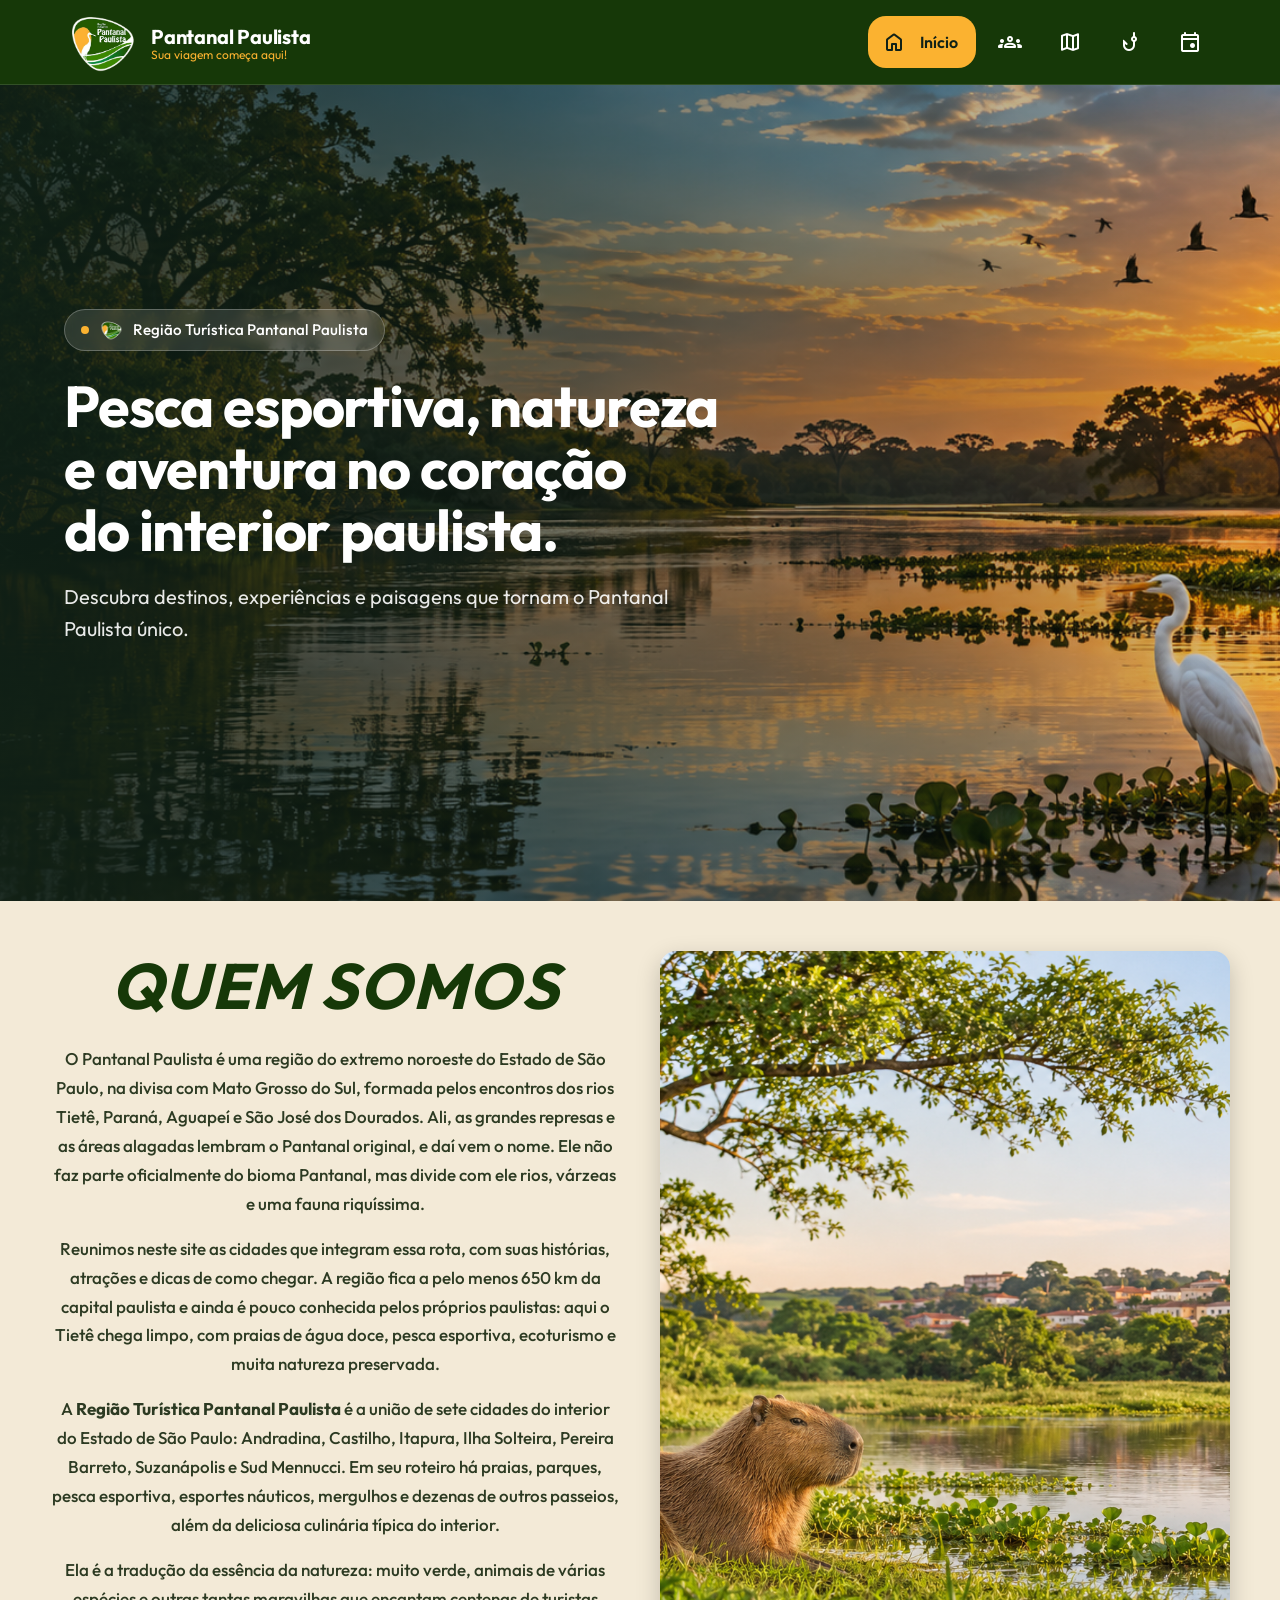
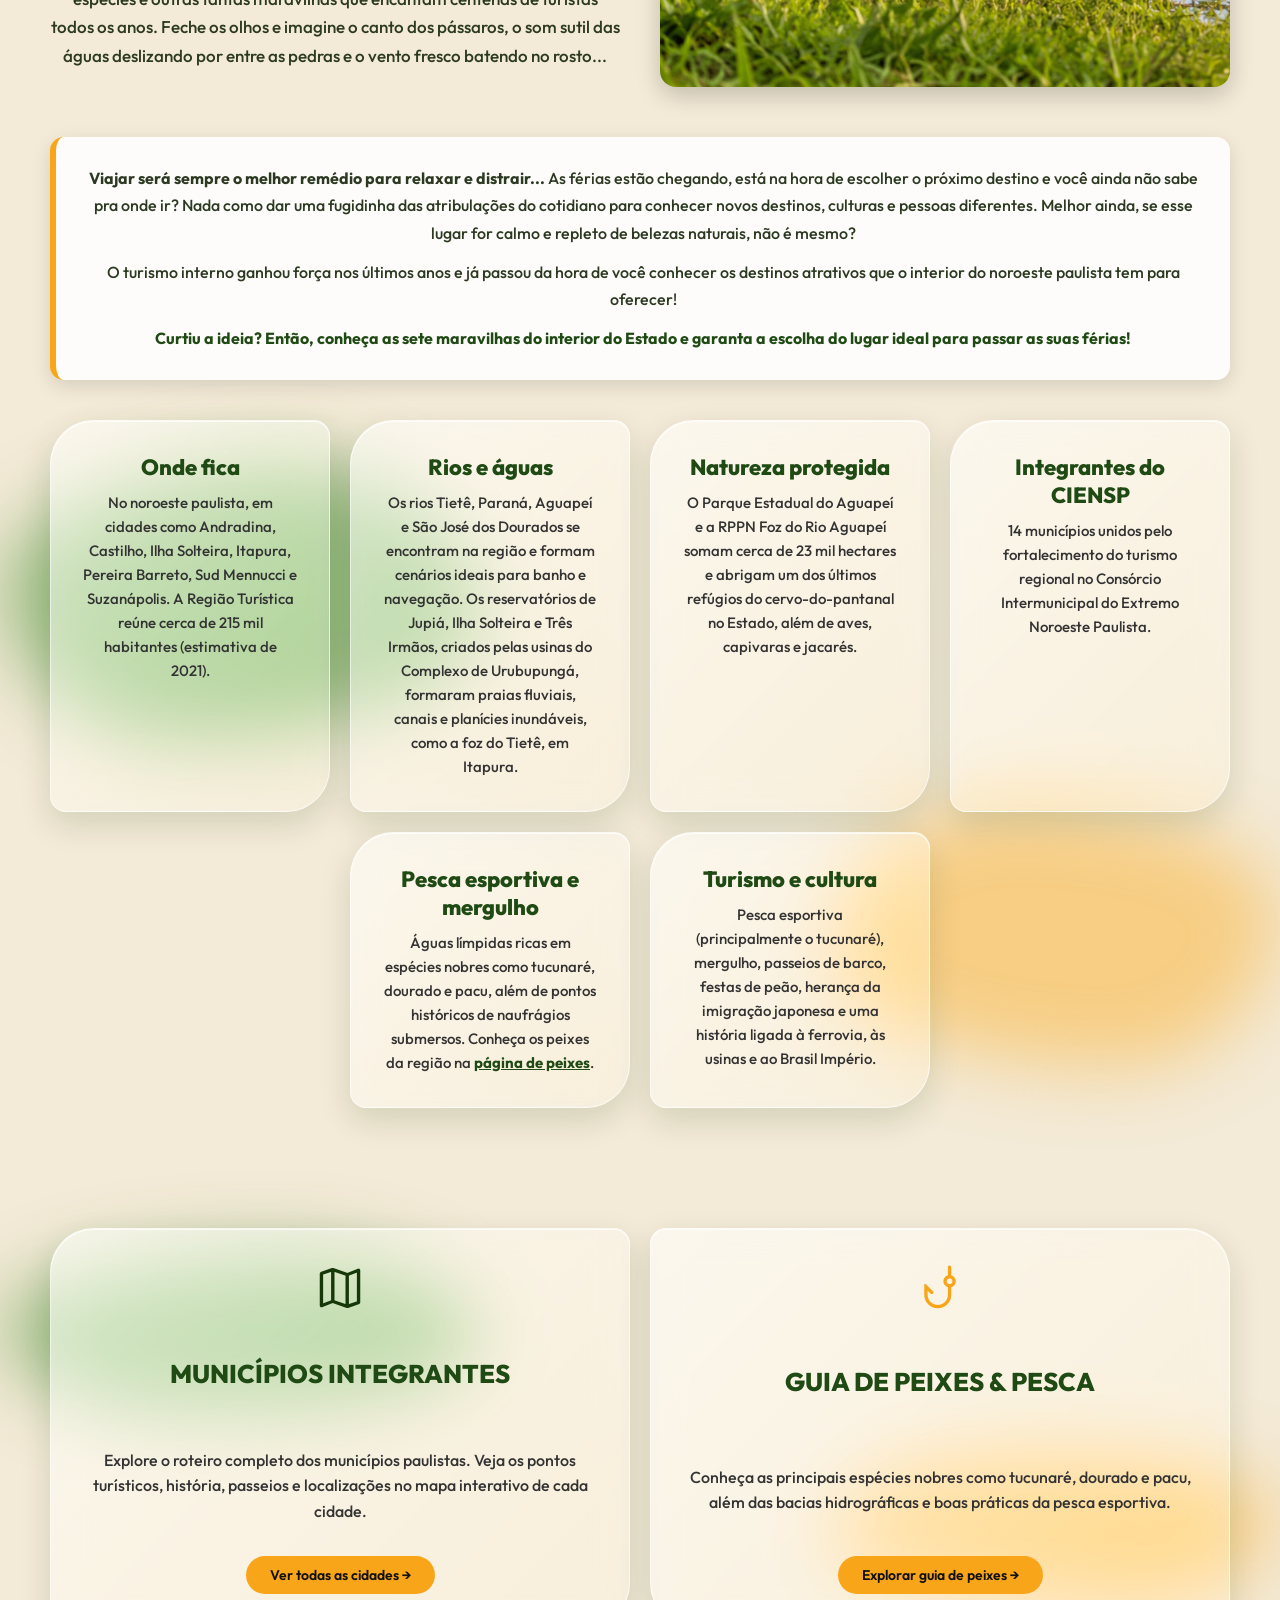
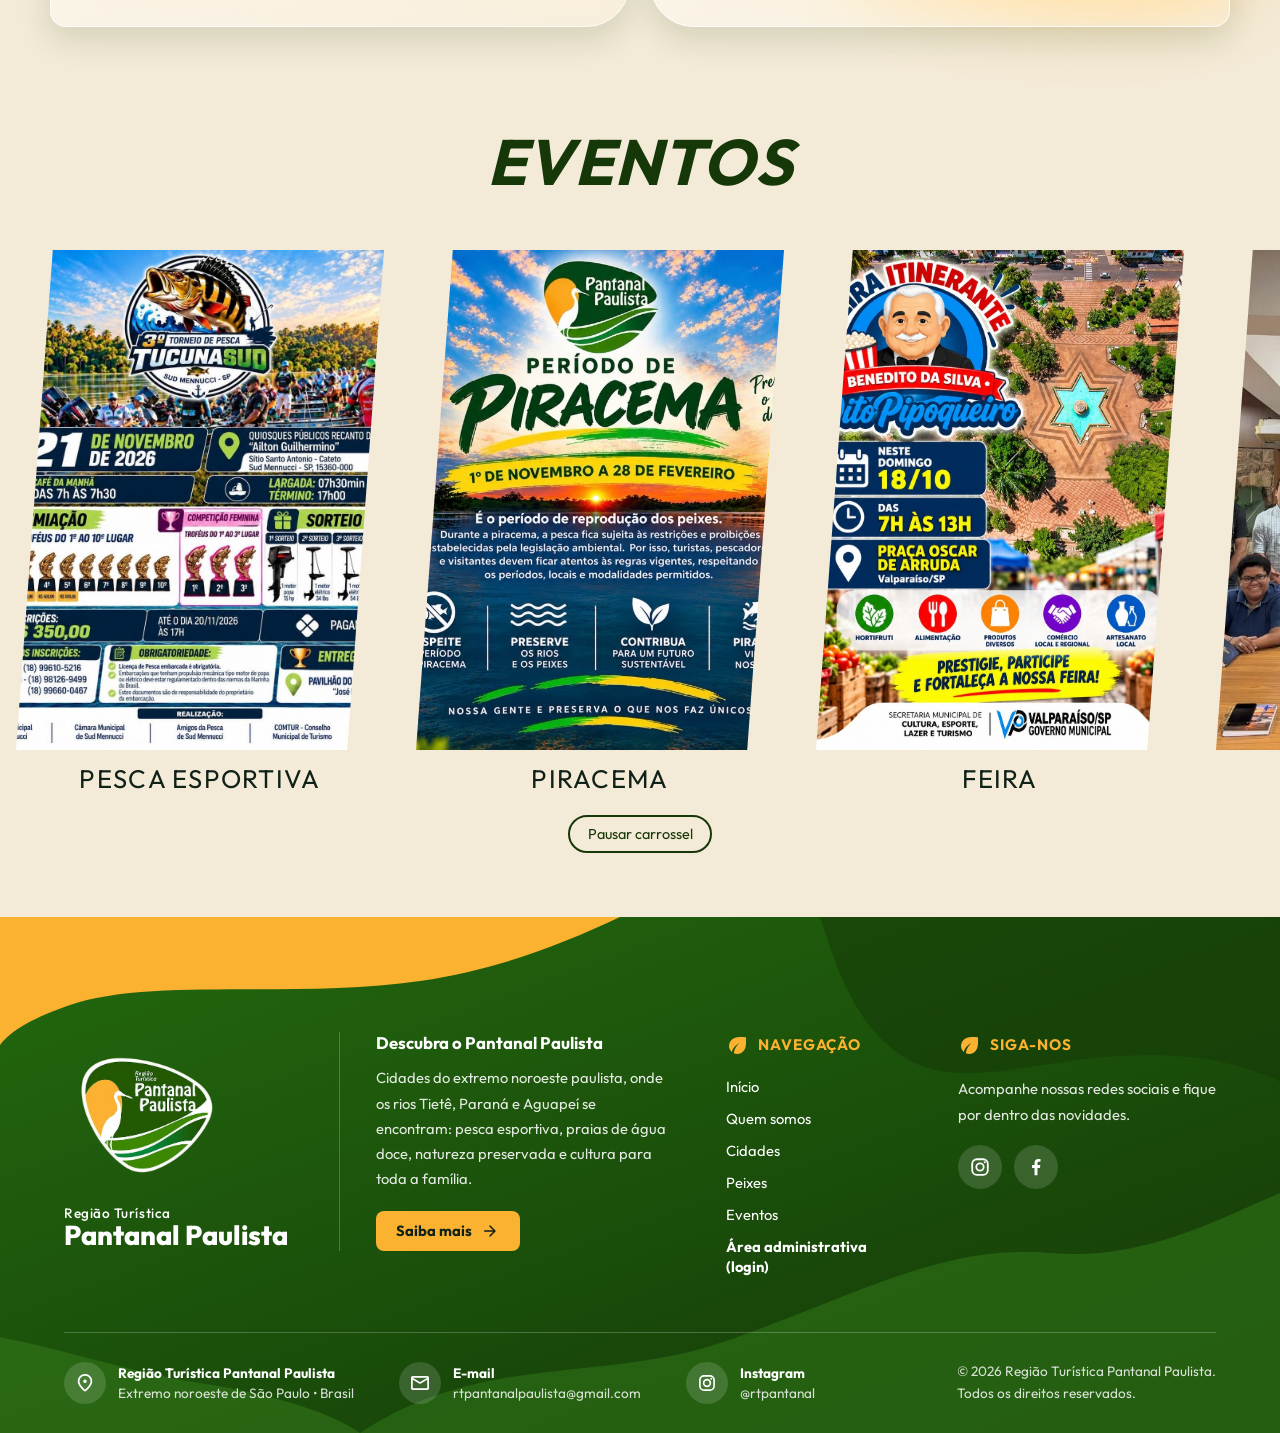
<file: index.html>
<!DOCTYPE html>
<html lang="pt-BR">
<!--
    =====================================================================
    INDEX.HTML - PÁGINA INICIAL
    ---------------------------------------------------------------------
    O HTML é o "esqueleto" da página: diz O QUE existe (títulos, textos,
    fotos, botões). A aparência está em style.css e o comportamento em
    index.js. Cada pedaço do HTML é uma "tag" que abre <assim> e fecha
    </assim>; o que fica no meio é o conteúdo. Os comentários (como este)
    começam com um sinal de menor, exclamação e dois hifens, e terminam com
    dois hifens e um sinal de maior: o navegador não mostra.

    SUMÁRIO (de cima para baixo; procure com Ctrl+F pelo nome)
      A. <head> ................. configurações invisíveis (título da aba, fontes, arquivos)
      B. CABEÇALHO .............. logo, slogan e menu (fixo no topo)
      C. BANNER (#inicio) ....... primeira tela, com foto de fundo
      D. QUEM SOMOS (#quem-somos) texto, foto e cartões de vidro
      E. ATALHOS (#atalhos) ..... cartões que levam às páginas de cidades e peixes
      F. EVENTOS (#eventos) ..... carrossel (os cards são criados pelo index.js)
      G. RODAPÉ ................. contatos, redes sociais e direitos autorais

    COMO EDITAR
      - Trocar um TEXTO: mude só o que está entre as tags (ex.: <p>texto aqui</p>).
      - Trocar uma FOTO: mude o src="img/arquivo.jpg" (e coloque a foto na pasta img/).
      - Trocar para onde um LINK/BOTÃO leva: mude o href="DESTINO".
      - Mudar COR, TAMANHO ou FONTE: isso fica no style.css (veja o bloco indicado
        no comentário de cada seção).
      - A palavra class="..." liga o elemento ao seu estilo no style.css;
        id="..." é um nome único usado por links (#nome) e pelo index.js.
    =====================================================================
-->
    <head>
        <!-- Codificação de caracteres: garante acentos e símbolos corretos. -->
        <meta charset="UTF-8" />

        <!-- Faz o site se ajustar à largura do celular (sem isso aparece "zoom-out"). -->
        <meta name="viewport" content="width=device-width, initial-scale=1.0" />

        <!-- Texto que o Google mostra abaixo do título nos resultados de busca. -->
        <meta
            name="description"
            content="Conheça a Região Turística Pantanal Paulista, suas cidades, eventos e belezas naturais."
        />

        <!-- Cor da barra do navegador no celular. -->
        <meta name="theme-color" content="#163808" />

        <!-- Título da aba do navegador. -->
        <title>Pantanal Paulista | Turismo e Natureza</title>

        <!-- Avisa o CSS de que o JavaScript está ativo (usado pelo menu de celular). -->
        <script>
            document.documentElement.classList.add("js-ativo");
        </script>

        <!--
            FONTE DO SITE INTEIRO: Outfit (pesos 400, 500, 600, 700 e 800).
            Se um CSS pedir um peso que não está na lista, o navegador usa o
            mais próximo. Para trocar a fonte: troque "Outfit" neste link E
            na variável --fonte-principal (no :root do style.css).
        -->
        <link
            href="https://fonts.googleapis.com/css2?family=Outfit:wght@400;500;600;700;800&display=swap"
            rel="stylesheet"
        />

        <!-- Fonte de ícones (home, map, event, menu...). -->
        <link
            href="https://fonts.googleapis.com/css2?family=Material+Symbols+Rounded"
            rel="stylesheet"
        />

        <!-- Estilos: UM arquivo só (style.css). As imagens ficam na pasta img/. -->
        <link rel="stylesheet" href="style.css" />

        <!-- defer: o script só roda depois que a página carregou. -->
        <script src="index.js" defer></script>
    </head>

    <body>
        <!-- Link de acessibilidade: fica escondido e aparece só ao usar a tecla Tab. -->
        <a class="link-salto" href="#conteudo-principal"> Pular para o conteúdo principal </a>

        <!-- =================================================================
             CABEÇALHO: logo + menu (fica fixo no topo ao rolar a página)
             ================================================================= -->
        <header class="cabecalho">
            <div class="cabecalho__conteudo">
                <!-- Logo + nome: clicar leva ao início da página. -->
                <a
                    class="cabecalho__marca"
                    href="#inicio"
                    aria-label="Pantanal Paulista - início"
                >
                    <img class="cabecalho__logo" src="img/logo.png" alt="" width="75" height="75" />
                    <span class="cabecalho__marca-texto">
                        <span class="cabecalho__marca-nome">Pantanal Paulista</span>
                        <!-- Slogan (veio do site do Kauê). -->
                        <span class="cabecalho__slogan">Sua viagem começa aqui!</span>
                    </span>
                </a>

                <!-- Botão do menu de celular (o index.js troca o ícone e o aria-expanded). -->
                <button
                    class="botao-menu"
                    type="button"
                    aria-controls="menu-principal"
                    aria-expanded="false"
                >
                    <span class="botao-menu__icone material-symbols-rounded" aria-hidden="true"
                        >menu</span
                    >
                    <span class="botao-menu__rotulo">Menu</span>
                </button>

                <!--
                    MENU PRINCIPAL
                    Os itens aparecem na MESMA ordem em que estão aqui. Para
                    mudar a ordem, recorte um bloco <li>...</li> inteiro e cole
                    em outra posição. Cada href (ex.: "#cidades") deve ser o id
                    de uma seção do <main>. A ordem do menu acompanha a ordem
                    da página: Início, Quem somos, Cidades e Eventos.
                -->
                <nav class="menu-navegacao" id="menu-principal" aria-label="Navegação principal">
                    <ul class="menu-navegacao__lista">
                        <li class="menu-navegacao__item">
                            <a class="menu-navegacao__link" href="#inicio" aria-current="location">
                                <span class="menu-navegacao__icone material-symbols-rounded" aria-hidden="true">home</span>
                                <span class="menu-navegacao__texto">Início</span>
                            </a>
                        </li>

                        <li class="menu-navegacao__item">
                            <a class="menu-navegacao__link" href="#quem-somos">
                                <span class="menu-navegacao__icone material-symbols-rounded" aria-hidden="true">groups</span>
                                <span class="menu-navegacao__texto">Quem somos</span>
                            </a>
                        </li>

                        <li class="menu-navegacao__item">
                            <a class="menu-navegacao__link" href="cidades.html">
                                <span class="menu-navegacao__icone material-symbols-rounded" aria-hidden="true">map</span>
                                <span class="menu-navegacao__texto">Cidades</span>
                            </a>
                        </li>

                        <li class="menu-navegacao__item">
                            <a class="menu-navegacao__link" href="peixes.html">
                                <span class="menu-navegacao__icone material-symbols-rounded" aria-hidden="true">phishing</span>
                                <span class="menu-navegacao__texto">Peixes</span>
                            </a>
                        </li>

                        <li class="menu-navegacao__item">
                            <a class="menu-navegacao__link" href="#eventos">
                                <span class="menu-navegacao__icone material-symbols-rounded" aria-hidden="true">event</span>
                                <span class="menu-navegacao__texto">Eventos</span>
                            </a>
                        </li>
                    </ul>
                </nav>
            </div>
        </header>
        <!-- ======== FIM: CABEÇALHO ======== -->

        <main id="conteudo-principal">
            <!-- =================================================================
                 ORDEM DAS SEÇÕES DA PÁGINA (de cima para baixo):
                   1) Banner (primeira tela)     id="inicio"
                   2) Quem somos               id="quem-somos"
                   3) Atalhos                  id="atalhos"
                   4) Eventos                  id="eventos"
                 (As cidades e os peixes têm páginas próprias: cidades.html e peixes.html.)
                 Para mudar a ordem, recorte uma <section> INTEIRA (da abertura
                 até o </section> dela) e cole em outro lugar. Lembre de mudar
                 também a ordem dos itens do menu lá em cima.
                 Todas as seções abaixo do banner têm class="secao-conteudo", que
                 é o que aplica o fundo bege (ver style.css).
                 ================================================================= -->

            <!-- ============ C. BANNER (id="inicio") ============
                 Ocupa 100% da altura da tela (ver ".banner" no style.css, seção 4).
                 No CSS você troca: a FOTO de fundo (background-image), a altura
                 (min-height) e a cor da faixa escura sobre a foto. -->
            <section class="banner" id="inicio" aria-labelledby="titulo-banner">
                <div class="banner__contorno">
                    <div class="banner__conteudo">
                        <!-- Etiqueta pequena acima do título (logo + nome da região).
                             Para trocar o logo, mude src="img/logo.png". -->
                        <p class="banner__chamada">
                            <img class="banner__chamada-logo" src="img/logo.png" alt="" width="24" height="24" />
                            Região Turística Pantanal Paulista
                        </p>

                        <!-- Título principal da página (só existe UM h1 no site).
                             Aqui você muda o TEXTO. O tamanho/cor da letra ficam em
                             ".banner__titulo" no style.css (font-size, color). -->
                        <h1 class="banner__titulo" id="titulo-banner">
                            Pesca esportiva, natureza e aventura no coração do interior paulista.
                        </h1>

                        <p class="banner__descricao">
                            Descubra destinos, experiências e paisagens que tornam o Pantanal
                            Paulista único.
                        </p>

                        <!--
                            BOTÃO DO BANNER (removido).
                            Para RECOLOCAR o botão "Conheça as cidades", apague as
                            marcas de comentário ao redor do <a> abaixo. Ele é
                            estilizado por .banner__acao no style.css. Para mudar o
                            destino do clique, troque o href (ex.: "#quem-somos").

                        <a class="banner__acao" href="cidades.html">Conheça as cidades</a>
                        -->
                    </div>
                </div>
            </section>
            <!-- ======== FIM: SEÇÃO #inicio ======== -->

            <!-- ============ D. QUEM SOMOS (id="quem-somos") ============
                 Estilo: style.css, bloco "5. QUEM SOMOS". -->
            <section
                class="secao-conteudo"
                id="quem-somos"
                aria-labelledby="titulo-quem-somos"
            >
                <!-- Apresentação: texto à esquerda, foto à direita -->
                <div class="quem-somos-topo">
                    <div class="quem-somos-texto">
                        <h2 class="quem-somos-titulo" id="titulo-quem-somos">QUEM SOMOS</h2>
                        <p>O Pantanal Paulista é uma região do extremo noroeste do Estado de São Paulo, na divisa com Mato Grosso do Sul, formada pelos encontros dos rios Tietê, Paraná, Aguapeí e São José dos Dourados. Ali, as grandes represas e as áreas alagadas lembram o Pantanal original, e daí vem o nome. Ele não faz parte oficialmente do bioma Pantanal, mas divide com ele rios, várzeas e uma fauna riquíssima.</p>
                        <p>Reunimos neste site as cidades que integram essa rota, com suas histórias, atrações e dicas de como chegar. A região fica a pelo menos 650 km da capital paulista e ainda é pouco conhecida pelos próprios paulistas: aqui o Tietê chega limpo, com praias de água doce, pesca esportiva, ecoturismo e muita natureza preservada.</p>
                        <p>A <strong>Região Turística Pantanal Paulista</strong> é a união de sete cidades do interior do Estado de São Paulo: Andradina, Castilho, Itapura, Ilha Solteira, Pereira Barreto, Suzanápolis e Sud Mennucci. Em seu roteiro há praias, parques, pesca esportiva, esportes náuticos, mergulhos e dezenas de outros passeios, além da deliciosa culinária típica do interior.</p>
                        <p>Ela é a tradução da essência da natureza: muito verde, animais de várias espécies e outras tantas maravilhas que encantam centenas de turistas todos os anos. Feche os olhos e imagine o canto dos pássaros, o som sutil das águas deslizando por entre as pedras e o vento fresco batendo no rosto...</p>
                    </div>

                    <!-- A foto é definida no CSS (classe .quem-somos-imagem), por isso a div é vazia.
                         Para TROCAR a foto: no style.css, procure ".quem-somos-imagem" e mude o
                         background-image: url("img/...").
                         Para AUMENTAR a foto: mude a altura (min-height) nessa mesma regra. -->
                    <div class="quem-somos-imagem" role="img" aria-label="Foto do Pantanal Paulista"></div>
                </div>

                <!-- Convite ao turismo (texto do site do Kauê) -->
                <aside class="quem-somos-convite">
                    <p><strong>Viajar será sempre o melhor remédio para relaxar e distrair...</strong> As férias estão chegando, está na hora de escolher o próximo destino e você ainda não sabe pra onde ir? Nada como dar uma fugidinha das atribulações do cotidiano para conhecer novos destinos, culturas e pessoas diferentes. Melhor ainda, se esse lugar for calmo e repleto de belezas naturais, não é mesmo?</p>
                    <p>O turismo interno ganhou força nos últimos anos e já passou da hora de você conhecer os destinos atrativos que o interior do noroeste paulista tem para oferecer!</p>
                    <p class="quem-somos-convite__destaque">Curtiu a ideia? Então, conheça as sete maravilhas do interior do Estado e garanta a escolha do lugar ideal para passar as suas férias!</p>
                </aside>

                <!-- O Pantanal Paulista em detalhes: cartões de vidro lado a lado.
                         Cada <article class="quem-somos-cartao vidro"> é um cartão.
                         Para ADICIONAR um: copie um <article> inteiro e cole abaixo.
                         Para REMOVER: apague o <article> inteiro.
                         O efeito de vidro (desfoque) vem da classe "vidro" (style.css, seção 5). -->
                <div class="quem-somos-cartoes">
                    <article class="quem-somos-cartao vidro">
                        <h3>Onde fica</h3>
                        <p>No noroeste paulista, em cidades como Andradina, Castilho, Ilha Solteira, Itapura, Pereira Barreto, Sud Mennucci e Suzanápolis. A Região Turística reúne cerca de 215 mil habitantes (estimativa de 2021).</p>
                    </article>
                    <article class="quem-somos-cartao vidro">
                        <h3>Rios e águas</h3>
                        <p>Os rios Tietê, Paraná, Aguapeí e São José dos Dourados se encontram na região e formam cenários ideais para banho e navegação. Os reservatórios de Jupiá, Ilha Solteira e Três Irmãos, criados pelas usinas do Complexo de Urubupungá, formaram praias fluviais, canais e planícies inundáveis, como a foz do Tietê, em Itapura.</p>
                    </article>
                    <article class="quem-somos-cartao vidro">
                        <h3>Natureza protegida</h3>
                        <p>O Parque Estadual do Aguapeí e a RPPN Foz do Rio Aguapeí somam cerca de 23 mil hectares e abrigam um dos últimos refúgios do cervo-do-pantanal no Estado, além de aves, capivaras e jacarés.</p>
                    </article>
                    <article class="quem-somos-cartao vidro">
                        <h3>Integrantes do CIENSP</h3>
                        <p>14 municípios unidos pelo fortalecimento do turismo regional no Consórcio Intermunicipal do Extremo Noroeste Paulista.</p>
                    </article>
                    <article class="quem-somos-cartao vidro">
                        <h3>Pesca esportiva e mergulho</h3>
                        <p>Águas límpidas ricas em espécies nobres como tucunaré, dourado e pacu, além de pontos históricos de naufrágios submersos. Conheça os peixes da região na <a href="peixes.html">página de peixes</a>.</p>
                    </article>
                    <article class="quem-somos-cartao vidro">
                        <h3>Turismo e cultura</h3>
                        <p>Pesca esportiva (principalmente o tucunaré), mergulho, passeios de barco, festas de peão, herança da imigração japonesa e uma história ligada à ferrovia, às usinas e ao Brasil Império.</p>
                    </article>
                </div>
            </section>
            <!-- ======== FIM: SEÇÃO #quem-somos ======== -->

            <!-- ============ E. ATALHOS (id="atalhos") ============
                 Dois cartões de vidro que levam às páginas de Cidades e de Peixes.
                 Estilo: style.css, blocos "5. QUEM SOMOS" (.atalhos-lista) e "2. BASE". -->
            <section class="secao-conteudo" id="atalhos" aria-label="Atalhos para Cidades e Peixes">
                <!-- Atalhos para as páginas de Cidades e Peixes (vidro, igual aos cartões acima).
                         O ícone é o nome do símbolo (ex.: "map", "phishing"); troque a palavra
                         para mudar o ícone. O botão é o <a class="cartao-botao">: mude o texto
                         entre as tags e o destino em href="DESTINO". -->
                <div class="atalhos-lista">
                    <article class="atalho-cartao vidro">
                        <span class="material-symbols-rounded" aria-hidden="true">map</span>
                        <h3>Municípios integrantes</h3>
                        <p>Explore o roteiro completo dos municípios paulistas. Veja os pontos turísticos, história, passeios e localizações no mapa interativo de cada cidade.</p>
                        <a class="cartao-botao" href="cidades.html">Ver todas as cidades →</a>
                    </article>
                    <article class="atalho-cartao vidro">
                        <span class="material-symbols-rounded" aria-hidden="true">phishing</span>
                        <h3>Guia de peixes &amp; pesca</h3>
                        <p>Conheça as principais espécies nobres como tucunaré, dourado e pacu, além das bacias hidrográficas e boas práticas da pesca esportiva.</p>
                        <a class="cartao-botao" href="peixes.html">Explorar guia de peixes →</a>
                    </article>
                </div>
            </section>
            <!-- ======== FIM: SEÇÃO #atalhos ======== -->

            <!-- ============ F. EVENTOS (id="eventos") ============
                 Carrossel infinito. Os cards NÃO estão aqui: são criados pelo
                 index.js a partir da lista EVENTOS. Estilo: style.css, bloco "8. EVENTOS". -->
            <section
                class="secao-conteudo eventos"
                id="eventos"
                aria-labelledby="titulo-eventos"
            >
                <h2 class="eventos__titulo" id="titulo-eventos">Eventos</h2>

                <!-- Janela que recorta o carrossel; o trilho (ul) é preenchido pelo JavaScript -->
                <div class="eventos__janela">
                    <ul class="eventos__trilho" id="eventos-trilho"></ul>
                </div>

                <button class="eventos__pausa" id="eventos-pausa" type="button" aria-pressed="false">
                    Pausar carrossel
                </button>
            </section>
            <!-- ======== FIM: SEÇÃO #eventos ======== -->
        </main>
        <!-- ======== FIM: CONTEÚDO PRINCIPAL ======== -->

        <!-- =================================================================
             RODAPÉ
             Só tem links para o que EXISTE no site e dados reais da Região
             Turística:
               - Instagram: @rtpantanal
               - Facebook:  /rtpantanalpaulista
               - E-mail:    rtpantanalpaulista@gmail.com
             Estilo: style.css, bloco "12. RODAPÉ".
             ================================================================= -->
        <footer class="rodape">
            <!-- Ondas decorativas do fundo (só enfeite: o leitor de tela ignora).
                 Duas peças: uma presa ao topo (mancha amarela) e outra à base. -->
            <svg
                class="rodape__decoracao rodape__decoracao--cima"
                viewBox="0 0 1440 260"
                preserveAspectRatio="xMinYMin slice"
                aria-hidden="true"
                focusable="false"
            >
                <path
                    fill="#143a08"
                    opacity=".55"
                    d="M820 0H1440V250C1360 215 1290 150 1190 140C1050 126 960 190 890 130C850 96 835 45 820 0Z"
                />
                <path
                    fill="#fbb230"
                    d="M0 0H620C560 28 500 52 420 64C300 82 150 60 70 88C36 100 12 112 0 128Z"
                />
            </svg>
            <svg
                class="rodape__decoracao rodape__decoracao--baixo"
                viewBox="0 0 1440 240"
                preserveAspectRatio="xMaxYMax slice"
                aria-hidden="true"
                focusable="false"
            >
                <path
                    fill="#2a6a14"
                    opacity=".75"
                    d="M520 240C640 160 760 190 880 150C1010 106 1100 50 1210 60C1300 68 1370 30 1440 0V240Z"
                />
                <path
                    fill="#357a1c"
                    opacity=".55"
                    d="M0 240V150C120 110 230 170 360 190C450 204 500 225 520 240Z"
                />
            </svg>

            <div class="rodape__conteudo">
                <!-- Parte de cima: 4 colunas (marca, apresentação, navegação, redes) -->
                <div class="rodape__principal">
                    <!-- Coluna 1: marca (clicar leva ao início) -->
                    <a
                        class="rodape__marca"
                        href="#inicio"
                        aria-label="Pantanal Paulista - voltar ao início"
                    >
                        <img class="rodape__logo" src="img/logo.png" alt="" width="160" height="160" />
                        <span class="rodape__marca-texto">
                            <span class="rodape__marca-topo">Região Turística</span>
                            <span class="rodape__marca-nome">Pantanal Paulista</span>
                        </span>
                    </a>

                    <!-- Coluna 2: apresentação + botão -->
                    <div class="rodape__sobre">
                        <h2 class="rodape__sobre-titulo">Descubra o Pantanal Paulista</h2>
                        <p>
                            Cidades do extremo noroeste paulista, onde os rios Tietê, Paraná e
                            Aguapeí se encontram: pesca esportiva, praias de água doce, natureza
                            preservada e cultura para toda a família.
                        </p>
                        <a class="rodape__botao" href="#quem-somos">
                            Saiba mais
                            <span class="material-symbols-rounded" aria-hidden="true"
                                >arrow_forward</span
                            >
                        </a>
                    </div>

                    <!-- Coluna 3: navegação (mesmos destinos do menu do topo) -->
                    <nav class="rodape__coluna" aria-labelledby="rodape-nav-titulo">
                        <h2 class="rodape__coluna-titulo" id="rodape-nav-titulo">
                            <span class="material-symbols-rounded" aria-hidden="true">eco</span>
                            Navegação
                        </h2>
                        <ul class="rodape__lista">
                            <li><a href="#inicio">Início</a></li>
                            <li><a href="#quem-somos">Quem somos</a></li>
                            <li><a href="cidades.html">Cidades</a></li>
                            <li><a href="peixes.html">Peixes</a></li>
                            <li><a href="#eventos">Eventos</a></li>
                            <li><a href="admin.html" class="rodape__admin">Área administrativa (login)</a></li>
                        </ul>
                    </nav>

                    <!-- Coluna 4: redes sociais (links reais da Região Turística) -->
                    <div class="rodape__coluna">
                        <h2 class="rodape__coluna-titulo">
                            <span class="material-symbols-rounded" aria-hidden="true">eco</span>
                            Siga-nos
                        </h2>
                        <p class="rodape__redes-texto">
                            Acompanhe nossas redes sociais e fique por dentro das novidades.
                        </p>
                        <ul class="rodape__redes">
                            <li>
                                <a
                                    href="https://www.instagram.com/rtpantanal/"
                                    target="_blank"
                                    rel="noopener noreferrer"
                                    aria-label="Instagram @rtpantanal (abre em nova aba)"
                                >
                                    <svg viewBox="0 0 24 24" aria-hidden="true" focusable="false">
                                        <rect x="3.5" y="3.5" width="17" height="17" rx="5" fill="none" stroke="currentColor" stroke-width="2" />
                                        <circle cx="12" cy="12" r="4" fill="none" stroke="currentColor" stroke-width="2" />
                                        <circle cx="17.2" cy="6.8" r="1.2" fill="currentColor" />
                                    </svg>
                                </a>
                            </li>
                            <li>
                                <a
                                    href="https://www.facebook.com/rtpantanalpaulista/"
                                    target="_blank"
                                    rel="noopener noreferrer"
                                    aria-label="Facebook Região Turística Pantanal Paulista (abre em nova aba)"
                                >
                                    <svg viewBox="0 0 24 24" aria-hidden="true" focusable="false">
                                        <path
                                            fill="currentColor"
                                            d="M13.6 21v-8h2.7l.4-3.2h-3.1V7.8c0-.9.3-1.5 1.6-1.5h1.7V3.4c-.3 0-1.3-.1-2.4-.1-2.4 0-4.1 1.5-4.1 4.2v2.3H7.7V13h2.7v8z"
                                        />
                                    </svg>
                                </a>
                            </li>
                            <!-- Para ADICIONAR outra rede (quando existir o perfil oficial),
                                 copie um <li> acima, troque o href e o aria-label e coloque
                                 o <svg> do ícone da rede. -->
                        </ul>
                    </div>
                </div>

                <!-- Linha de baixo: contato e direitos autorais -->
                <div class="rodape__base">
                    <ul class="rodape__contato">
                        <li>
                            <span
                                class="rodape__contato-icone material-symbols-rounded"
                                aria-hidden="true"
                                >location_on</span
                            >
                            <span>
                                <strong>Região Turística Pantanal Paulista</strong>
                                Extremo noroeste de São Paulo • Brasil
                            </span>
                        </li>
                        <li>
                            <span
                                class="rodape__contato-icone material-symbols-rounded"
                                aria-hidden="true"
                                >mail</span
                            >
                            <span>
                                <strong>E-mail</strong>
                                <a id="exibe-email" href="mailto:rtpantanalpaulista@gmail.com"
                                    >rtpantanalpaulista@gmail.com</a
                                >
                            </span>
                        </li>
                        <li>
                            <span class="rodape__contato-icone" aria-hidden="true">
                                <svg viewBox="0 0 24 24" focusable="false">
                                    <rect x="3.5" y="3.5" width="17" height="17" rx="5" fill="none" stroke="currentColor" stroke-width="2" />
                                    <circle cx="12" cy="12" r="4" fill="none" stroke="currentColor" stroke-width="2" />
                                    <circle cx="17.2" cy="6.8" r="1.2" fill="currentColor" />
                                </svg>
                            </span>
                            <span>
                                <strong>Instagram</strong>
                                <a id="exibe-redes"
                                    href="https://www.instagram.com/rtpantanal/"
                                    target="_blank"
                                    rel="noopener noreferrer"
                                    >@rtpantanal</a
                                >
                            </span>
                        </li>
                        <li id="rodape-telefone" hidden>
                            <span class="rodape__contato-icone material-symbols-rounded" aria-hidden="true">call</span>
                            <span>
                                <strong>Telefone</strong>
                                <span id="exibe-telefone"></span>
                            </span>
                        </li>
                    </ul>

                    <!-- O ano é atualizado sozinho pelo index.js (2026 é só o valor de reserva). -->
                    <p class="rodape__direitos">
                        © <span id="rodape-ano">2026</span> Região Turística Pantanal Paulista.<br />
                        Todos os direitos reservados.
                    </p>
                </div>
            </div>
        </footer>
        <!-- ======== FIM: RODAPÉ ======== -->
    </body>
</html>
</file>
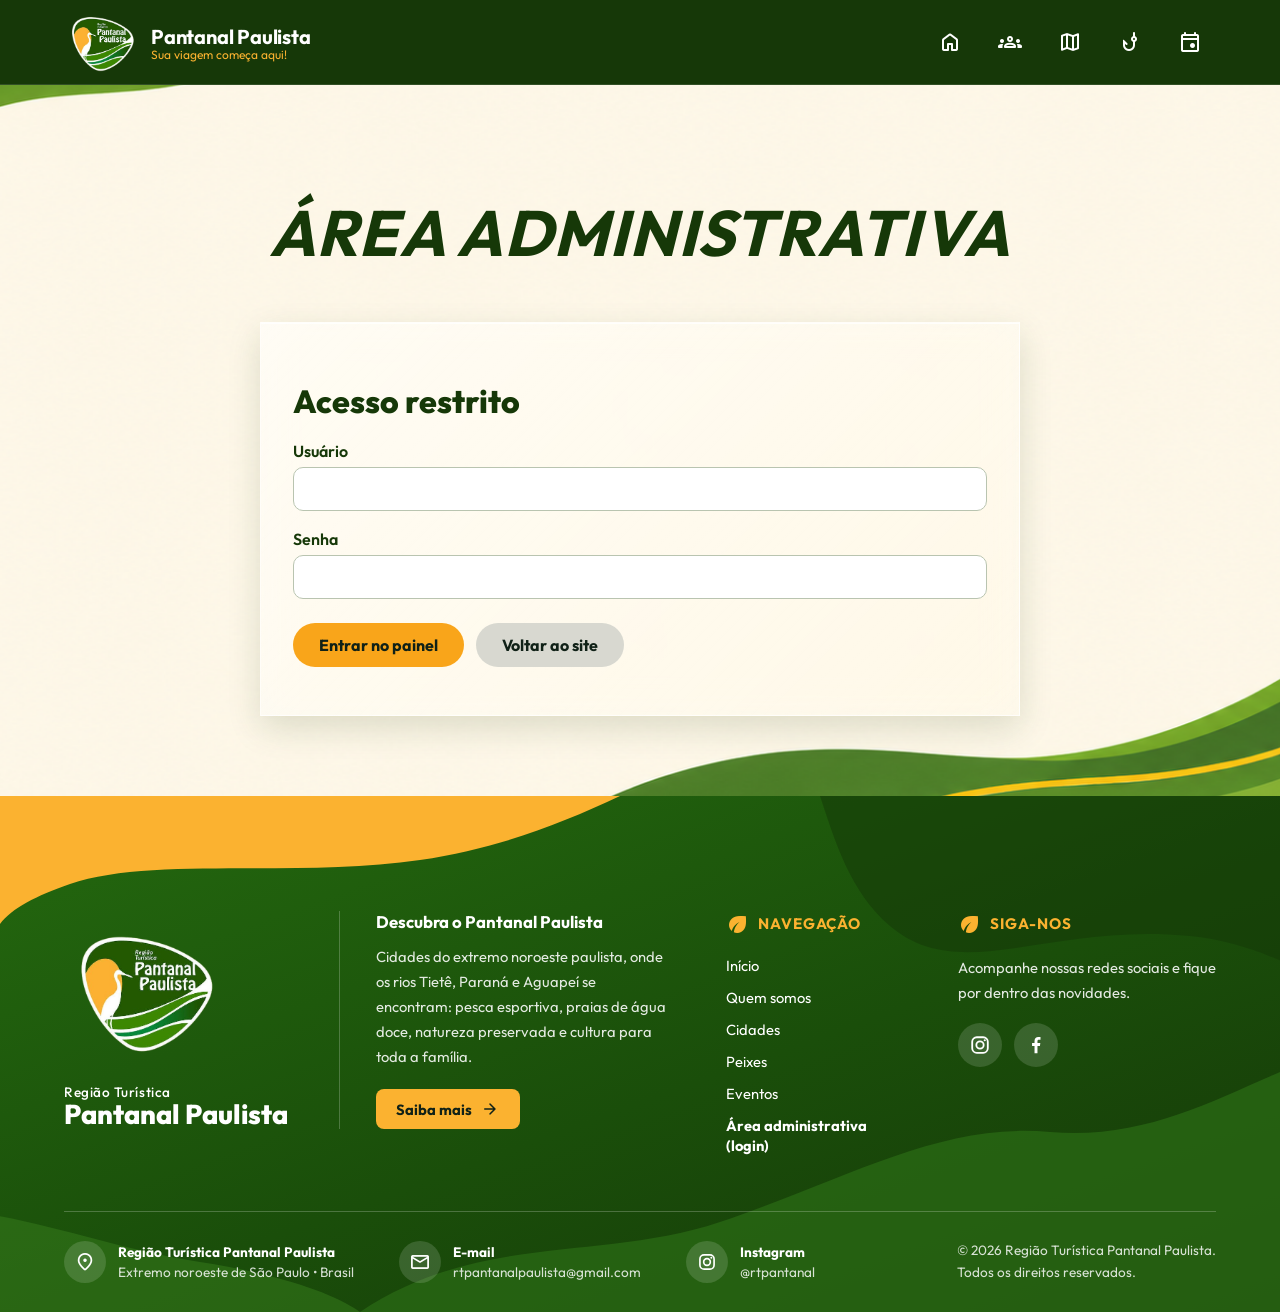
<file: admin.html>
<!DOCTYPE html>
<html lang="pt-BR">
<!--
    =====================================================================
    ADMIN.HTML - ÁREA ADMINISTRATIVA
    ---------------------------------------------------------------------
    SUMÁRIO
      A. <head> ............ configurações invisíveis da página
      B. CABEÇALHO ......... logo e menu
      C. #caixa-login ...... formulário de entrada (usuário e senha)
      D. #caixa-painel ..... formulário de edição (telefone, e-mail, redes, texto de cidade)
      E. RODAPÉ

    Quem controla login, gravação e botões é o index.js (seção 5). Os dados ficam
    guardados APENAS no navegador de quem editou (não vão para um servidor).
    =====================================================================
-->
    <head>
        <meta charset="UTF-8" />
        <meta name="viewport" content="width=device-width, initial-scale=1.0" />
        <meta name="description" content="Login e edição de conteúdo do site Pantanal Paulista." />
        <meta name="theme-color" content="#163808" />
        <title>Área administrativa | Pantanal Paulista</title>

        <!-- Avisa o CSS de que o JavaScript está ativo (usado pelo menu de celular). -->
        <script>
            document.documentElement.classList.add("js-ativo");
        </script>

        <!-- Mesmas fontes, mesmo CSS e mesmo JS da página inicial. -->
        <link
            href="https://fonts.googleapis.com/css2?family=Outfit:wght@400;500;600;700;800&display=swap"
            rel="stylesheet"
        />
        <link
            href="https://fonts.googleapis.com/css2?family=Material+Symbols+Rounded"
            rel="stylesheet"
        />
        <link rel="stylesheet" href="style.css" />
        <script src="index.js" defer></script>
    </head>

    <body>
        <a class="link-salto" href="#conteudo-principal"> Pular para o conteúdo principal </a>

        <!-- CABEÇALHO: igual ao da página inicial (links apontam para index.html). -->
        <header class="cabecalho">
            <div class="cabecalho__conteudo">
                <!-- Logo + nome: clicar leva ao início da página. -->
                <a
                    class="cabecalho__marca"
                    href="index.html"
                    aria-label="Pantanal Paulista - início"
                >
                    <img class="cabecalho__logo" src="img/logo.png" alt="" width="75" height="75" />
                    <span class="cabecalho__marca-texto">
                        <span class="cabecalho__marca-nome">Pantanal Paulista</span>
                        <!-- Slogan (veio do site do Kauê). -->
                        <span class="cabecalho__slogan">Sua viagem começa aqui!</span>
                    </span>
                </a>

                <!-- Botão do menu de celular (o index.js troca o ícone e o aria-expanded). -->
                <button
                    class="botao-menu"
                    type="button"
                    aria-controls="menu-principal"
                    aria-expanded="false"
                >
                    <span class="botao-menu__icone material-symbols-rounded" aria-hidden="true"
                        >menu</span
                    >
                    <span class="botao-menu__rotulo">Menu</span>
                </button>

                <!--
                    MENU PRINCIPAL
                    Os itens aparecem na MESMA ordem em que estão aqui. Para
                    mudar a ordem, recorte um bloco <li>...</li> inteiro e cole
                    em outra posição. Cada href (ex.: "#cidades") deve ser o id
                    de uma seção do <main>. A ordem do menu acompanha a ordem
                    da página: Início, Quem somos, Cidades e Eventos.
                -->
                <nav class="menu-navegacao" id="menu-principal" aria-label="Navegação principal">
                    <ul class="menu-navegacao__lista">
                        <li class="menu-navegacao__item">
                            <a class="menu-navegacao__link" href="index.html">
                                <span class="menu-navegacao__icone material-symbols-rounded" aria-hidden="true">home</span>
                                <span class="menu-navegacao__texto">Início</span>
                            </a>
                        </li>

                        <li class="menu-navegacao__item">
                            <a class="menu-navegacao__link" href="index.html#quem-somos">
                                <span class="menu-navegacao__icone material-symbols-rounded" aria-hidden="true">groups</span>
                                <span class="menu-navegacao__texto">Quem somos</span>
                            </a>
                        </li>

                        <li class="menu-navegacao__item">
                            <a class="menu-navegacao__link" href="cidades.html">
                                <span class="menu-navegacao__icone material-symbols-rounded" aria-hidden="true">map</span>
                                <span class="menu-navegacao__texto">Cidades</span>
                            </a>
                        </li>

                        <li class="menu-navegacao__item">
                            <a class="menu-navegacao__link" href="peixes.html">
                                <span class="menu-navegacao__icone material-symbols-rounded" aria-hidden="true">phishing</span>
                                <span class="menu-navegacao__texto">Peixes</span>
                            </a>
                        </li>

                        <li class="menu-navegacao__item">
                            <a class="menu-navegacao__link" href="index.html#eventos">
                                <span class="menu-navegacao__icone material-symbols-rounded" aria-hidden="true">event</span>
                                <span class="menu-navegacao__texto">Eventos</span>
                            </a>
                        </li>
                    </ul>
                </nav>
            </div>
        </header>
        <!-- ======== FIM: CABEÇALHO ======== -->

        <main id="conteudo-principal">
            <!-- ============ ÁREA ADMINISTRATIVA (id="admin") ============
                 Login e painel de edição (veio do site do Kauê, com o visual do Pedro).
                 ATENÇÃO: tudo roda no navegador (index.js, bloco 5). Os textos salvos ficam só
                 neste navegador e a senha não é segurança de verdade. Estilo: style.css, bloco "11. ÁREA ADMINISTRATIVA". -->
            <section class="secao-conteudo" id="admin" aria-labelledby="admin-titulo">
                <h1 class="titulo-secao" id="admin-titulo">ÁREA ADMINISTRATIVA</h1>

                <!-- LOGIN
                     Formulário com usuário e senha. Quem confere é o index.js (seção 5).
                     Os campos têm id para o JS ler o que foi digitado (admin-usuario, admin-senha).
                     A mensagem de erro (#login-erro) fica escondida até errar a senha. -->
                <div class="vidro admin__caixa" id="caixa-login">
                    <h2 class="admin__titulo">Acesso restrito</h2>
                    <form id="formulario-login">
                        <div class="admin__campo">
                            <label for="admin-usuario">Usuário</label>
                            <input type="text" id="admin-usuario" autocomplete="username" required />
                        </div>
                        <div class="admin__campo">
                            <label for="admin-senha">Senha</label>
                            <input type="password" id="admin-senha" autocomplete="current-password" required />
                        </div>
                        <div class="admin__acoes">
                            <button type="submit" class="admin__botao">Entrar no painel</button>
                            <a href="index.html" class="admin__botao admin__botao--neutro">Voltar ao site</a>
                        </div>
                        <p class="admin__mensagem admin__mensagem--erro" id="login-erro" role="alert"></p>
                    </form>
                </div>

                <!-- PAINEL DE EDIÇÃO (aparece depois do login)
                     Campos: telefone, e-mail, redes sociais e o texto "Sobre a cidade" de cada
                     cidade. Ao salvar, o index.js guarda no navegador e passa a mostrar esses
                     dados no rodapé e nos guias. "Restaurar" apaga o que foi salvo. -->
                <div class="vidro admin__caixa" id="caixa-painel" hidden>
                    <h2 class="admin__titulo">Edição de conteúdo</h2>
                    <form id="formulario-edicao">
                        <h3 class="admin__subtitulo">Contatos da Região Turística</h3>
                        <div class="admin__campo">
                            <label for="editar-telefone">Telefone de contato</label>
                            <input type="text" id="editar-telefone" placeholder="(18) 00000-0000" />
                            <p class="admin__dica">Deixe em branco para não mostrar telefone no rodapé.</p>
                        </div>
                        <div class="admin__campo">
                            <label for="editar-email">E-mail de contato</label>
                            <input type="email" id="editar-email" placeholder="exemplo@email.com" />
                        </div>
                        <div class="admin__campo">
                            <label for="editar-redes">Instagram (como aparece no rodapé)</label>
                            <input type="text" id="editar-redes" placeholder="@rtpantanal" />
                        </div>

                        <h3 class="admin__subtitulo">Texto “Sobre a cidade”</h3>
                        <div class="admin__campo">
                            <label for="seletor-cidade">Município</label>
                            <select id="seletor-cidade">
                                <option value="andradina">Andradina</option>
                                <option value="castilho">Castilho</option>
                                <option value="guaracai">Guaraçaí</option>
                                <option value="ilha-solteira">Ilha Solteira</option>
                                <option value="itapura">Itapura</option>
                                <option value="mirandopolis">Mirandópolis</option>
                                <option value="murutinga">Murutinga do Sul</option>
                                <option value="nova-independencia">Nova Independência</option>
                                <option value="pereira-barreto">Pereira Barreto</option>
                                <option value="sud-mennucci">Sud Mennucci</option>
                                <option value="suzanapolis">Suzanápolis</option>
                                <option value="valparaiso">Valparaíso</option>
                            </select>
                        </div>
                        <div class="admin__campo">
                            <label for="editar-cidade-descricao">Novo texto da cidade</label>
                            <textarea id="editar-cidade-descricao" placeholder="Deixe em branco para manter o texto original da página Cidades."></textarea>
                            <p class="admin__dica">Separe os parágrafos com uma linha em branco. O texto substitui o bloco “Sobre a cidade” na página Cidades.</p>
                        </div>
                        <div class="admin__acoes">
                            <button type="submit" class="admin__botao">Salvar alterações</button>
                            <button type="button" class="admin__botao admin__botao--neutro" id="botao-restaurar">Restaurar texto original da cidade</button>
                            <button type="button" class="admin__botao admin__botao--neutro" id="botao-sair">Sair</button>
                        </div>
                        <p class="admin__mensagem admin__mensagem--ok" id="editar-sucesso" role="status"></p>
                    </form>
                    <p class="admin__aviso">
                        As alterações ficam salvas apenas neste navegador e neste computador. Para
                        mudar o site para todos os visitantes, edite os arquivos HTML.
                    </p>
                </div>
            </section>
            <!-- ======== FIM: SEÇÃO #admin ======== -->
        </main>
        <!-- ======== FIM: CONTEÚDO PRINCIPAL ======== -->

        <!-- RODAPÉ: igual ao da página inicial. -->
        <footer class="rodape">
            <!-- Ondas decorativas do fundo (só enfeite: o leitor de tela ignora).
                 Duas peças: uma presa ao topo (mancha amarela) e outra à base. -->
            <svg
                class="rodape__decoracao rodape__decoracao--cima"
                viewBox="0 0 1440 260"
                preserveAspectRatio="xMinYMin slice"
                aria-hidden="true"
                focusable="false"
            >
                <path
                    fill="#143a08"
                    opacity=".55"
                    d="M820 0H1440V250C1360 215 1290 150 1190 140C1050 126 960 190 890 130C850 96 835 45 820 0Z"
                />
                <path
                    fill="#fbb230"
                    d="M0 0H620C560 28 500 52 420 64C300 82 150 60 70 88C36 100 12 112 0 128Z"
                />
            </svg>
            <svg
                class="rodape__decoracao rodape__decoracao--baixo"
                viewBox="0 0 1440 240"
                preserveAspectRatio="xMaxYMax slice"
                aria-hidden="true"
                focusable="false"
            >
                <path
                    fill="#2a6a14"
                    opacity=".75"
                    d="M520 240C640 160 760 190 880 150C1010 106 1100 50 1210 60C1300 68 1370 30 1440 0V240Z"
                />
                <path
                    fill="#357a1c"
                    opacity=".55"
                    d="M0 240V150C120 110 230 170 360 190C450 204 500 225 520 240Z"
                />
            </svg>

            <div class="rodape__conteudo">
                <!-- Parte de cima: 4 colunas (marca, apresentação, navegação, redes) -->
                <div class="rodape__principal">
                    <!-- Coluna 1: marca (clicar leva ao início) -->
                    <a
                        class="rodape__marca"
                        href="index.html"
                        aria-label="Pantanal Paulista - voltar ao início"
                    >
                        <img class="rodape__logo" src="img/logo.png" alt="" width="160" height="160" />
                        <span class="rodape__marca-texto">
                            <span class="rodape__marca-topo">Região Turística</span>
                            <span class="rodape__marca-nome">Pantanal Paulista</span>
                        </span>
                    </a>

                    <!-- Coluna 2: apresentação + botão -->
                    <div class="rodape__sobre">
                        <h2 class="rodape__sobre-titulo">Descubra o Pantanal Paulista</h2>
                        <p>
                            Cidades do extremo noroeste paulista, onde os rios Tietê, Paraná e
                            Aguapeí se encontram: pesca esportiva, praias de água doce, natureza
                            preservada e cultura para toda a família.
                        </p>
                        <a class="rodape__botao" href="index.html#quem-somos">
                            Saiba mais
                            <span class="material-symbols-rounded" aria-hidden="true"
                                >arrow_forward</span
                            >
                        </a>
                    </div>

                    <!-- Coluna 3: navegação (mesmos destinos do menu do topo) -->
                    <nav class="rodape__coluna" aria-labelledby="rodape-nav-titulo">
                        <h2 class="rodape__coluna-titulo" id="rodape-nav-titulo">
                            <span class="material-symbols-rounded" aria-hidden="true">eco</span>
                            Navegação
                        </h2>
                        <ul class="rodape__lista">
                            <li><a href="index.html">Início</a></li>
                            <li><a href="index.html#quem-somos">Quem somos</a></li>
                            <li><a href="cidades.html">Cidades</a></li>
                            <li><a href="peixes.html">Peixes</a></li>
                            <li><a href="index.html#eventos">Eventos</a></li>
                            <li><a href="admin.html" class="rodape__admin">Área administrativa (login)</a></li>
                        </ul>
                    </nav>

                    <!-- Coluna 4: redes sociais (links reais da Região Turística) -->
                    <div class="rodape__coluna">
                        <h2 class="rodape__coluna-titulo">
                            <span class="material-symbols-rounded" aria-hidden="true">eco</span>
                            Siga-nos
                        </h2>
                        <p class="rodape__redes-texto">
                            Acompanhe nossas redes sociais e fique por dentro das novidades.
                        </p>
                        <ul class="rodape__redes">
                            <li>
                                <a
                                    href="https://www.instagram.com/rtpantanal/"
                                    target="_blank"
                                    rel="noopener noreferrer"
                                    aria-label="Instagram @rtpantanal (abre em nova aba)"
                                >
                                    <svg viewBox="0 0 24 24" aria-hidden="true" focusable="false">
                                        <rect x="3.5" y="3.5" width="17" height="17" rx="5" fill="none" stroke="currentColor" stroke-width="2" />
                                        <circle cx="12" cy="12" r="4" fill="none" stroke="currentColor" stroke-width="2" />
                                        <circle cx="17.2" cy="6.8" r="1.2" fill="currentColor" />
                                    </svg>
                                </a>
                            </li>
                            <li>
                                <a
                                    href="https://www.facebook.com/rtpantanalpaulista/"
                                    target="_blank"
                                    rel="noopener noreferrer"
                                    aria-label="Facebook Região Turística Pantanal Paulista (abre em nova aba)"
                                >
                                    <svg viewBox="0 0 24 24" aria-hidden="true" focusable="false">
                                        <path
                                            fill="currentColor"
                                            d="M13.6 21v-8h2.7l.4-3.2h-3.1V7.8c0-.9.3-1.5 1.6-1.5h1.7V3.4c-.3 0-1.3-.1-2.4-.1-2.4 0-4.1 1.5-4.1 4.2v2.3H7.7V13h2.7v8z"
                                        />
                                    </svg>
                                </a>
                            </li>
                            <!-- Para ADICIONAR outra rede (quando existir o perfil oficial),
                                 copie um <li> acima, troque o href e o aria-label e coloque
                                 o <svg> do ícone da rede. -->
                        </ul>
                    </div>
                </div>

                <!-- Linha de baixo: contato e direitos autorais -->
                <div class="rodape__base">
                    <ul class="rodape__contato">
                        <li>
                            <span
                                class="rodape__contato-icone material-symbols-rounded"
                                aria-hidden="true"
                                >location_on</span
                            >
                            <span>
                                <strong>Região Turística Pantanal Paulista</strong>
                                Extremo noroeste de São Paulo • Brasil
                            </span>
                        </li>
                        <li>
                            <span
                                class="rodape__contato-icone material-symbols-rounded"
                                aria-hidden="true"
                                >mail</span
                            >
                            <span>
                                <strong>E-mail</strong>
                                <a id="exibe-email" href="mailto:rtpantanalpaulista@gmail.com"
                                    >rtpantanalpaulista@gmail.com</a
                                >
                            </span>
                        </li>
                        <li>
                            <span class="rodape__contato-icone" aria-hidden="true">
                                <svg viewBox="0 0 24 24" focusable="false">
                                    <rect x="3.5" y="3.5" width="17" height="17" rx="5" fill="none" stroke="currentColor" stroke-width="2" />
                                    <circle cx="12" cy="12" r="4" fill="none" stroke="currentColor" stroke-width="2" />
                                    <circle cx="17.2" cy="6.8" r="1.2" fill="currentColor" />
                                </svg>
                            </span>
                            <span>
                                <strong>Instagram</strong>
                                <a id="exibe-redes"
                                    href="https://www.instagram.com/rtpantanal/"
                                    target="_blank"
                                    rel="noopener noreferrer"
                                    >@rtpantanal</a
                                >
                            </span>
                        </li>
                        <li id="rodape-telefone" hidden>
                            <span class="rodape__contato-icone material-symbols-rounded" aria-hidden="true">call</span>
                            <span>
                                <strong>Telefone</strong>
                                <span id="exibe-telefone"></span>
                            </span>
                        </li>
                    </ul>

                    <!-- O ano é atualizado sozinho pelo index.js (2026 é só o valor de reserva). -->
                    <p class="rodape__direitos">
                        © <span id="rodape-ano">2026</span> Região Turística Pantanal Paulista.<br />
                        Todos os direitos reservados.
                    </p>
                </div>
            </div>
        </footer>
        <!-- ======== FIM: RODAPÉ ======== -->
    </body>
</html>
</file>
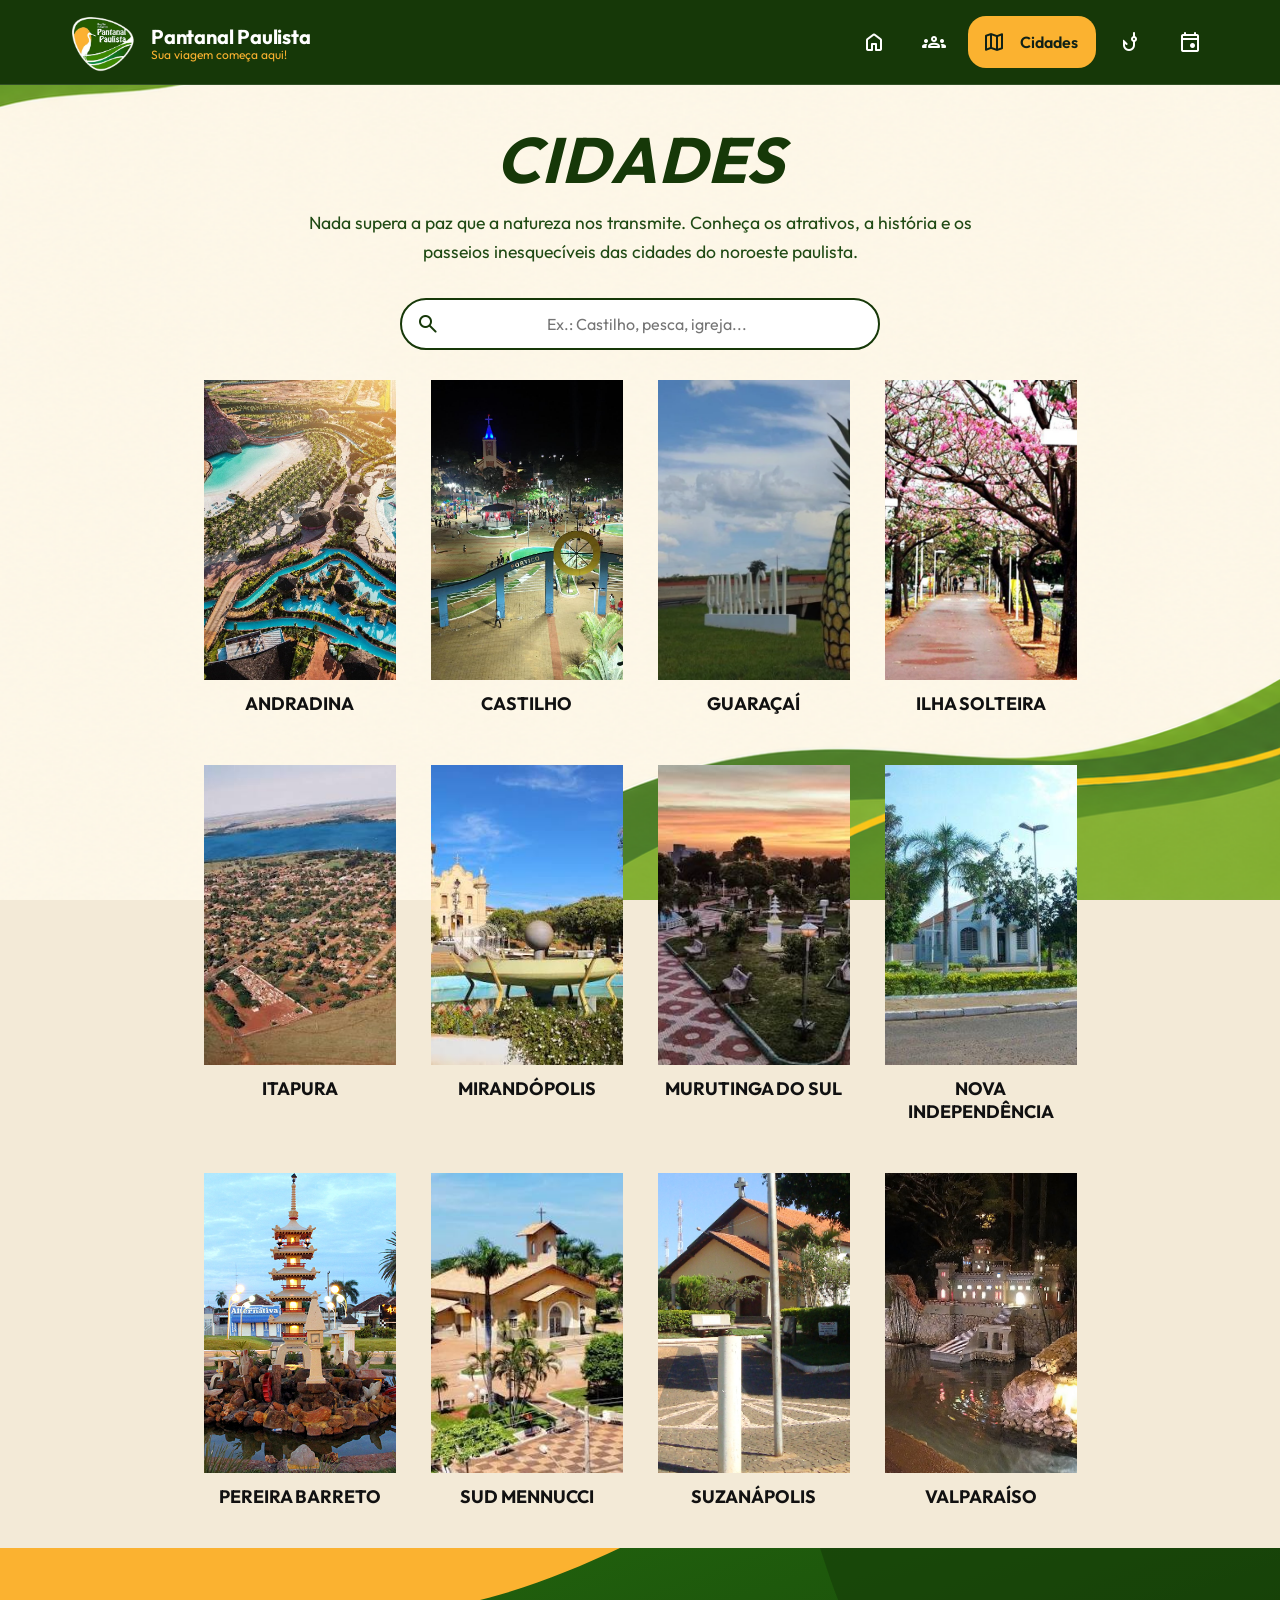
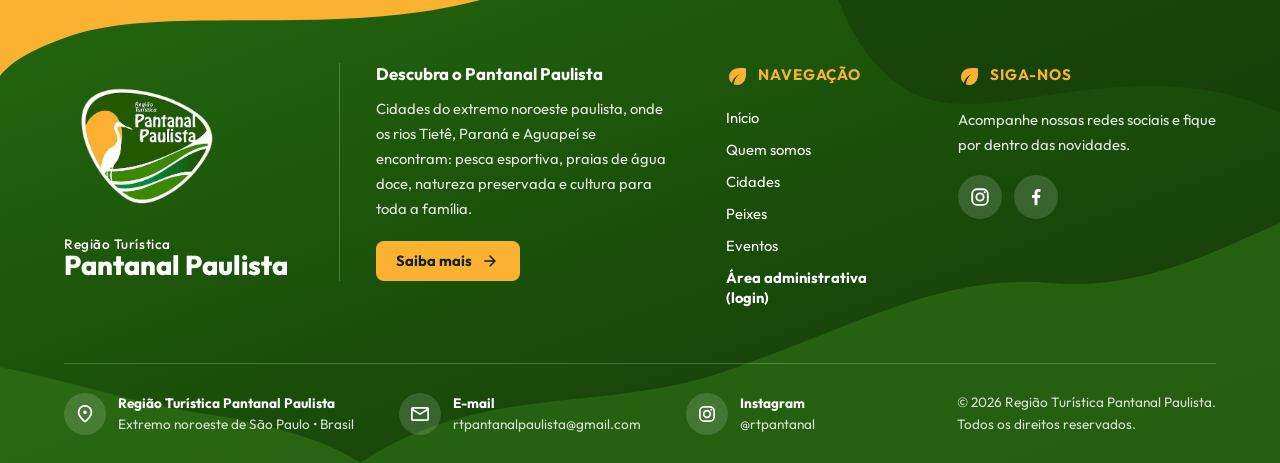
<file: cidades.html>
<!DOCTYPE html>
<html lang="pt-BR">
<!--
    =====================================================================
    CIDADES.HTML - MUNICÍPIOS INTEGRANTES
    ---------------------------------------------------------------------
    SUMÁRIO
      A. <head> ............ configurações invisíveis da página
      B. CABEÇALHO ......... logo e menu
      C. #cidades .......... busca + cartões com foto de cada cidade
      D. #mapas ............ guia de cada cidade (aparece ao clicar no cartão)
      E. RODAPÉ

    COMO FUNCIONA O GUIA: cada cartão de #cidades tem um link como
    href="#guia-andradina". Ao clicar, a página vai até o <article id="guia-andradina">
    e o CSS mostra SÓ esse guia (truque do ":target"; veja o CSS, seção 7).

    PARA ADICIONAR UMA CIDADE: copie um cartão de #cidades e um <article> de #mapas,
    troque os nomes/ids (guia-..., descricao-...) e acrescente o nome na lista CIDADES
    do index.js (seção 5) para que o painel admin possa editar o texto dela.
    =====================================================================
-->
    <head>
        <meta charset="UTF-8" />
        <meta name="viewport" content="width=device-width, initial-scale=1.0" />
        <meta name="description" content="Conheça os municípios da Região Turística Pantanal Paulista: atrativos, história e passeios de cada cidade." />
        <meta name="theme-color" content="#163808" />
        <title>Cidades | Pantanal Paulista</title>

        <!-- Avisa o CSS de que o JavaScript está ativo (usado pelo menu de celular). -->
        <script>
            document.documentElement.classList.add("js-ativo");
        </script>

        <!-- Mesmas fontes, mesmo CSS e mesmo JS da página inicial. -->
        <link
            href="https://fonts.googleapis.com/css2?family=Outfit:wght@400;500;600;700;800&display=swap"
            rel="stylesheet"
        />
        <link
            href="https://fonts.googleapis.com/css2?family=Material+Symbols+Rounded"
            rel="stylesheet"
        />
        <link rel="stylesheet" href="style.css" />
        <script src="index.js" defer></script>
    </head>

    <body>
        <a class="link-salto" href="#conteudo-principal"> Pular para o conteúdo principal </a>

        <!-- CABEÇALHO: igual ao da página inicial (links apontam para index.html). -->
        <header class="cabecalho">
            <div class="cabecalho__conteudo">
                <!-- Logo + nome: clicar leva ao início da página. -->
                <a
                    class="cabecalho__marca"
                    href="index.html"
                    aria-label="Pantanal Paulista - início"
                >
                    <img class="cabecalho__logo" src="img/logo.png" alt="" width="75" height="75" />
                    <span class="cabecalho__marca-texto">
                        <span class="cabecalho__marca-nome">Pantanal Paulista</span>
                        <!-- Slogan (veio do site do Kauê). -->
                        <span class="cabecalho__slogan">Sua viagem começa aqui!</span>
                    </span>
                </a>

                <!-- Botão do menu de celular (o index.js troca o ícone e o aria-expanded). -->
                <button
                    class="botao-menu"
                    type="button"
                    aria-controls="menu-principal"
                    aria-expanded="false"
                >
                    <span class="botao-menu__icone material-symbols-rounded" aria-hidden="true"
                        >menu</span
                    >
                    <span class="botao-menu__rotulo">Menu</span>
                </button>

                <!--
                    MENU PRINCIPAL
                    Os itens aparecem na MESMA ordem em que estão aqui. Para
                    mudar a ordem, recorte um bloco <li>...</li> inteiro e cole
                    em outra posição. Cada href (ex.: "#cidades") deve ser o id
                    de uma seção do <main>. A ordem do menu acompanha a ordem
                    da página: Início, Quem somos, Cidades e Eventos.
                -->
                <nav class="menu-navegacao" id="menu-principal" aria-label="Navegação principal">
                    <ul class="menu-navegacao__lista">
                        <li class="menu-navegacao__item">
                            <a class="menu-navegacao__link" href="index.html">
                                <span class="menu-navegacao__icone material-symbols-rounded" aria-hidden="true">home</span>
                                <span class="menu-navegacao__texto">Início</span>
                            </a>
                        </li>

                        <li class="menu-navegacao__item">
                            <a class="menu-navegacao__link" href="index.html#quem-somos">
                                <span class="menu-navegacao__icone material-symbols-rounded" aria-hidden="true">groups</span>
                                <span class="menu-navegacao__texto">Quem somos</span>
                            </a>
                        </li>

                        <li class="menu-navegacao__item">
                            <a class="menu-navegacao__link" href="cidades.html" aria-current="location">
                                <span class="menu-navegacao__icone material-symbols-rounded" aria-hidden="true">map</span>
                                <span class="menu-navegacao__texto">Cidades</span>
                            </a>
                        </li>

                        <li class="menu-navegacao__item">
                            <a class="menu-navegacao__link" href="peixes.html">
                                <span class="menu-navegacao__icone material-symbols-rounded" aria-hidden="true">phishing</span>
                                <span class="menu-navegacao__texto">Peixes</span>
                            </a>
                        </li>

                        <li class="menu-navegacao__item">
                            <a class="menu-navegacao__link" href="index.html#eventos">
                                <span class="menu-navegacao__icone material-symbols-rounded" aria-hidden="true">event</span>
                                <span class="menu-navegacao__texto">Eventos</span>
                            </a>
                        </li>
                    </ul>
                </nav>
            </div>
        </header>
        <!-- ======== FIM: CABEÇALHO ======== -->

        <main id="conteudo-principal">
            <!-- ============ CIDADES (id="cidades") ============
                 Página com todos os municípios: campo de busca, cards com foto e,
                 ao clicar em "Saiba mais", o guia completo da cidade (seção #mapas).
                 Para editar um card: foto em "src", texto no <p>, nome no <h3>.
                 O "href" do botão deve ser igual ao id do guia (ex.: #guia-castilho).
                 Estilo: style.css, blocos "6. CIDADES" e "7. INFORMAÇÕES DA CIDADE". -->
            <section class="secao-conteudo" id="cidades" aria-labelledby="titulo-cidades">
                <h1 class="titulo-secao" id="titulo-cidades">CIDADES</h1>
                <p class="cidades-intro">
                    Nada supera a paz que a natureza nos transmite. Conheça os atrativos, a
                    história e os passeios inesquecíveis das cidades do noroeste paulista.
                </p>

                <!-- Campo de busca: filtra os cards por cidade ou atrativo (index.js, bloco 4). -->
                <div class="cidades-busca">
                    <label class="cidades-busca__label" for="campo-filtro-cidades">Buscar cidade ou atrativo</label>
                    <div class="cidades-busca__campo">
                        <span class="cidades-busca__icone material-symbols-rounded" aria-hidden="true">search</span>
                        <input
                            class="cidades-busca__campo-texto"
                            type="search"
                            id="campo-filtro-cidades"
                            placeholder="Ex.: Castilho, pesca, igreja..."
                            autocomplete="off"
                        />
                    </div>
                    <p class="cidades-busca__vazio" id="cidades-vazio" hidden>Nenhuma cidade encontrada para essa busca.</p>
                </div>

                <div class="lista-cartoes" id="grade-cidades">
                    <!-- ===== COMO É UM CARD DE CIDADE =====
                         <div class="cartao-imagem-caixa"> ... é o cartão inteiro.
                         - data-busca="..." ......... texto invisível usado SÓ pela busca (nome, resumo e
                                                      atrativos em minúsculas). Se mudar o texto da cidade,
                                                      atualize aqui também para a busca achar.
                         - <img src="img/..."> ...... a foto (troque o arquivo para mudar a imagem).
                         - <p class="cartao-texto"> . o resumo curto.
                         - <a href="#guia-..."> ..... botão "Saiba mais": o href deve ser IGUAL ao id do guia.
                         - <h3 class="cartao-titulo"> o nome da cidade (faixa no rodapé do card).
                         Tamanho/cor/sombra do card: style.css, seção 6 (CIDADES). -->
                    <!-- CARD: Andradina -->
                    <div class="cartao-imagem-caixa" data-busca="andradina a terra do rei do gado está a 640 km da capital e tem como uma de suas principais fontes de economia a pecuária. destino turístico a terra do rei do gado está a 640 km da capital e tem como uma de suas principais fontes de economia a pecuária, com o gado de leite e de corte. é uma cidade em pleno desenvolvimento, que conta com várias empresas e indústrias. andradina tem características das grandes metrópoles sem perder o charme e aconchego, típicos de cidades interioranas. você irá se apaixonar pelo lugar todas as vezes em que pisar lá. centro comercial oeste plaza shopping centro histórico cultural pioneiros de andradina andradina tênis clube igrejas complexo turístico thermas acqualinda: parque aquático e parque dos dinossauros, diversão para toda a família casa da cultura cora coralina zoológico municipal, com mata nativa preservada dentro da área urbana centro cultural pioneiros de andradina, instalado na antiga estação ferroviária praça moura andrade (a praça central, com esculturas de personagens importantes da cidade) e memorial adélio sarro igreja matriz de são sebastião e igreja nossa senhora das graças, no roteiro do turismo religioso fazenda são francisco / bufalare cavalgare: cavalgadas e trilha off road para bike expoan, a exposição agropecuária de andradina, maior evento do calendário da cidade">
                        <img class="cartao-imagem" src="img/andra.jpg" alt="Foto de Andradina" loading="lazy" />
                        <div class="cartao-conteudo">
                            <p class="cartao-texto">A Terra do Rei do Gado está a 640 km da capital e tem como uma de suas principais fontes de economia a pecuária.</p>
                            <a class="cartao-botao" href="#guia-andradina">Saiba mais</a>
                        </div>
                        <h3 class="cartao-titulo">Andradina</h3>
                    </div>
                    <!-- CARD: Castilho -->
                    <div class="cartao-imagem-caixa" data-busca="castilho localizado no extremo noroeste paulista, castilho é conhecida como o paraíso do pescador. paraíso do pescador os passeios são imperdíveis, afinal, além de ser muito bonita, a cidade carrega consigo diversas características históricas... é simplesmente um passeio inesquecível! se você está na região do noroeste paulista, não pode perder a oportunidade de conhecer castilho. alambique estância são joão pesqueiro piapara usina hidroelétrica eng. souza dias (jupiá) capela bom jesus da lapa aulas de mergulho rio aguapeí igreja matriz são josé rio paraná e represa da usina hidrelétrica de jupiá (engenheiro souza dias): pesca e passeios de barco foz do rio tietê e rio aguapeí: pesca esportiva e observação da fauna do bioma pantaneiro rppn foz do aguapeí, área protegida que, junto com o parque estadual do aguapeí, forma o pantanal paulista prainha municipal pontes ferroviária (francisco sá) e rodoviária sobre o rio paraná, com vista impressionante do rio estação ferroviária alfredo de castilho, igreja matriz de são josé e capela bom jesus da lapa alambique estância são joão e orquidário torneios de pesca esportiva ao longo do ano">
                        <img class="cartao-imagem" src="img/castilho.jpg" alt="Foto de Castilho" loading="lazy" />
                        <div class="cartao-conteudo">
                            <p class="cartao-texto">Localizado no extremo noroeste paulista, Castilho é conhecida como O Paraíso do Pescador.</p>
                            <a class="cartao-botao" href="#guia-castilho">Saiba mais</a>
                        </div>
                        <h3 class="cartao-titulo">Castilho</h3>
                    </div>
                    <!-- CARD: Guaraçaí -->
                    <div class="cartao-imagem-caixa" data-busca="guaraçaí capital do abacaxi e cidade presépio no noroeste paulista com atrativos naturais e culturais. capital do abacaxi capital do abacaxi do estado de são paulo e cidade presépio, unindo o turismo rural e a tranquilidade do interior. festa do abacaxi, evento anual que reúne turistas para saborear pratos e doces feitos com a fruta (17ª edição em 2023) cavalgada entre amigos, criada em 2008 e principal atrativo do turismo rural cachoeira maraní, em propriedade particular aberta a visitantes plantações de abacaxi, que fazem da cidade referência estadual na produção da fruta parque estadual do aguapeí, unidade de conservação que abrange também o território de guaraçaí">
                        <img class="cartao-imagem" src="img/guaracai.webp" alt="Foto de Guaraçaí" loading="lazy" />
                        <div class="cartao-conteudo">
                            <p class="cartao-texto">Capital do Abacaxi e Cidade Presépio no Noroeste Paulista com atrativos naturais e culturais.</p>
                            <a class="cartao-botao" href="#guia-guaracai">Saiba mais</a>
                        </div>
                        <h3 class="cartao-titulo">Guaraçaí</h3>
                    </div>
                    <!-- CARD: Ilha Solteira -->
                    <div class="cartao-imagem-caixa" data-busca="ilha solteira um lugar charmoso onde o povo, a cultura e a história a tornam singular e estância turística. estância turística um lugar charmoso onde o povo, a cultura e a história a tornam singular. com pouco mais de 26 mil habitantes, o município está localizado ao noroeste do estado, divisa com mato grosso do sul. classificada como estância turística. usina hidrelétrica ilha solteira praias marina e catarina ciclovias piratas da ilha parque da mantiqueira &quot;ley leite bueno&quot; zoológico usina hidrelétrica de ilha solteira: visita guiada à maior usina do estado, com 3.444 mw de capacidade e barragem de 5,6 km praia catarina (a prainha), no rio paraná, ótima para relaxar e ver o pôr do sol praia marina, no rio são josé dos dourados, famosa pelo windsurf e pelo jet-ski parque da mantiqueira – cidade das crianças centro de conservação da fauna silvestre e parque das nações indígenas mirante do rio paraná canal de pereira barreto, obra de engenharia que liga os reservatórios de três irmãos e de ilha solteira festas e festivais, como a fapic (em outubro, mês do aniversário da cidade), o festival do chopp e o festival do peixe">
                        <img class="cartao-imagem" src="img/ilha.jpg" alt="Foto de Ilha Solteira" loading="lazy" />
                        <div class="cartao-conteudo">
                            <p class="cartao-texto">Um lugar charmoso onde o povo, a cultura e a história a tornam singular e Estância Turística.</p>
                            <a class="cartao-botao" href="#guia-ilha-solteira">Saiba mais</a>
                        </div>
                        <h3 class="cartao-titulo">Ilha Solteira</h3>
                    </div>
                    <!-- CARD: Itapura -->
                    <div class="cartao-imagem-caixa" data-busca="itapura a cidade é recheada de atrações e abençoada por um clima tropical com pesca e mergulho. paraíso tropical a cidade é recheada de atrações! quem gosta de viajar em busca de uma boa pescaria, esse é o lugar. banhada por clima tropical, com ótimas opções de mergulho e banho. turismo de mergulho encontro dos rios tietê e paraná pesca esportiva foz do rio tietê no rio paraná, paisagem de cartão-postal naufrágio do vapor tamandathay (comprado por dom pedro ii em 1860 e afundado em 1883), a cerca de 20 metros de profundidade, nos roteiros de mergulho ruínas submersas da antiga vila, da usina eloy chaves e dos saltos de itapura e urubupungá prainha municipal cachoeira do córrego da onça palácio do imperador e ruínas da antiga colônia militar, patrimônio histórico do período imperial festa do peão e torneio de pesca ao tucunaré (tucuna free)">
                        <img class="cartao-imagem" src="img/itapura.jfif" alt="Foto de Itapura" loading="lazy" />
                        <div class="cartao-conteudo">
                            <p class="cartao-texto">A cidade é recheada de atrações e abençoada por um clima tropical com pesca e mergulho.</p>
                            <a class="cartao-botao" href="#guia-itapura">Saiba mais</a>
                        </div>
                        <h3 class="cartao-titulo">Itapura</h3>
                    </div>
                    <!-- CARD: Mirandópolis -->
                    <div class="cartao-imagem-caixa" data-busca="mirandópolis berço histórico com forte tradição cultural, religiosidade e comunidade acolhedora. tradição japonesa comunidade yuba de tradição japonesa, rica herança cultural e a histórica igreja de são joão batista. igreja de são joão batista (praça papa joão xxiii), cartão-postal da cidade comunidade yuba e a cultura japonesa, com forte presença da colônia nipônica bosque municipal zoológico municipal, atração popular entre as famílias">
                        <img class="cartao-imagem" src="img/mirandopolis.jfif" alt="Foto de Mirandópolis" loading="lazy" />
                        <div class="cartao-conteudo">
                            <p class="cartao-texto">Berço histórico com forte tradição cultural, religiosidade e comunidade acolhedora.</p>
                            <a class="cartao-botao" href="#guia-mirandopolis">Saiba mais</a>
                        </div>
                        <h3 class="cartao-titulo">Mirandópolis</h3>
                    </div>
                    <!-- CARD: Murutinga do Sul -->
                    <div class="cartao-imagem-caixa" data-busca="murutinga do sul tradições sertanejas marcantes e acolhimento típico do interior paulista. cultura sertaneja tradições sertanejas, festividades de rodeio e aconchego em meio à natureza. festa do peão de boiadeiro, realizada em maio no clube de rodeio sela de prata (completou 30 anos em 2026) cavalgada regional, em celebração da tradição sertaneja carnaval de rua (carnamuru) festa junina comunitária, famosa pelo frango assado no forno de lenha">
                        <img class="cartao-imagem" src="img/murutinga.jfif" alt="Foto de Murutinga do Sul" loading="lazy" />
                        <div class="cartao-conteudo">
                            <p class="cartao-texto">Tradições sertanejas marcantes e acolhimento típico do interior paulista.</p>
                            <a class="cartao-botao" href="#guia-murutinga">Saiba mais</a>
                        </div>
                        <h3 class="cartao-titulo">Murutinga do Sul</h3>
                    </div>
                    <!-- CARD: Nova Independência -->
                    <div class="cartao-imagem-caixa" data-busca="nova independência sede de reservas ecológicas e santuário preservado da fauna pantaneira. santuário ecológico sede do parque estadual do aguapeí, refúgio de preservação ambiental da fauna do pantanal paulista. parque estadual do aguapeí, com mais de 9 mil hectares, que protege a planície de inundação do rio aguapeí cervo-do-pantanal, um dos símbolos da fauna do parque trilhas autoguiadas, com entrada gratuita passeios de barco e praias de água doce no rio aguapeí turismo rural em meio à natureza do pantanal paulista">
                        <img class="cartao-imagem" src="img/nova.jpg" alt="Foto de Nova Independência" loading="lazy" />
                        <div class="cartao-conteudo">
                            <p class="cartao-texto">Sede de reservas ecológicas e santuário preservado da fauna pantaneira.</p>
                            <a class="cartao-botao" href="#guia-nova-independencia">Saiba mais</a>
                        </div>
                        <h3 class="cartao-titulo">Nova Independência</h3>
                    </div>
                    <!-- CARD: Pereira Barreto -->
                    <div class="cartao-imagem-caixa" data-busca="pereira barreto charme e natureza preservada na incrível península encravada nas águas do rio tietê. a península verde charme e natureza preservada na incrível península encravada nas águas límpidas da foz do rio tietê. fundada por imigrantes japoneses, guarda fortes traços culturais na culinária e nos monumentos. praia pôr do sol canal de pereira barreto museu histórico da colonização stand up paddle (sup) go-ju-no-to pesca esportiva relojão praia municipal pôr do sol, praia artificial no rio tietê com águas cristalinas, 328 metros de areia e um pôr do sol inesquecível canal de pereira barreto, com 9,6 km de extensão navegável, que liga os reservatórios de três irmãos e ilha solteira (obras iniciadas em 1980) usina hidrelétrica de três irmãos e eclusa museu histórico da colonização (criado em 2001), que conta a história da imigração japonesa ponte novo oriente: a original, de 1935, está submersa desde 1990 e é visitada por mergulhadores; a atual tem cerca de 2,16 km festa das nações e pesca ao tucunaré">
                        <img class="cartao-imagem" src="img/barreto.jpg" alt="Foto de Pereira Barreto" loading="lazy" />
                        <div class="cartao-conteudo">
                            <p class="cartao-texto">Charme e natureza preservada na incrível península encravada nas águas do Rio Tietê.</p>
                            <a class="cartao-botao" href="#guia-pereira-barreto">Saiba mais</a>
                        </div>
                        <h3 class="cartao-titulo">Pereira Barreto</h3>
                    </div>
                    <!-- CARD: Sud Mennucci -->
                    <div class="cartao-imagem-caixa" data-busca="sud mennucci localização privilegiada repleta de natureza exuberante e município de interesse turístico. terra do tucunaré azul repleta de natureza exuberante, reconhecida como município de interesse turístico. oferece experiências divertidas, relaxantes ou radicais para toda a família. rio tietê &amp; turismo fluvial pesca ao tucunaré paróquia nossa senhora aparecida fazenda triunfo parque da saúde e recanto das águas rio tietê: pesca esportiva e de lazer, esportes náuticos e pôr do sol à beira do rio encontro de pesca esportiva do tucunaré rio são josé dos dourados, que também corta o município parque recanto das águas, revitalizado com portaria, vestiário e estacionamento">
                        <img class="cartao-imagem" src="img/sud.jfif" alt="Foto de Sud Mennucci" loading="lazy" />
                        <div class="cartao-conteudo">
                            <p class="cartao-texto">Localização privilegiada repleta de natureza exuberante e Município de Interesse Turístico.</p>
                            <a class="cartao-botao" href="#guia-sud-mennucci">Saiba mais</a>
                        </div>
                        <h3 class="cartao-titulo">Sud Mennucci</h3>
                    </div>
                    <!-- CARD: Suzanápolis -->
                    <div class="cartao-imagem-caixa" data-busca="suzanápolis a cidade que tornará a sua viagem inesquecível pelo noroeste paulista. aconchego do interior considerada uma das mais graciosas cidades de pequeno porte (cerca de 3 mil habitantes). seus atrativos naturais, culturais, religiosos e eventos fazem dela um roteiro obrigatório. praça salvador ferreira &amp; igreja matriz estádio municipal gervásio durigan trilhas rurais &amp; mata da suzana casa de momentos rio são josé dos dourados (75,7 km dentro do município): pesca de tucunaré, corvina, tilápia e pacu, banhos e passeios de barco mata da suzana, reserva florestal com cerca de 1.900 hectares, rica em fauna e flora fazenda tapir, antiga fazenda do coronel ernesto schmidt, e o projeto safari no córrego tapir casa de momentos, referência do turismo cultural praça e igreja do bairro são jorge, palco de eventos religiosos durante o ano">
                        <img class="cartao-imagem" src="img/suzanapolis.webp" alt="Foto de Suzanápolis" loading="lazy" />
                        <div class="cartao-conteudo">
                            <p class="cartao-texto">A cidade que tornará a sua viagem inesquecível pelo Noroeste Paulista.</p>
                            <a class="cartao-botao" href="#guia-suzanapolis">Saiba mais</a>
                        </div>
                        <h3 class="cartao-titulo">Suzanápolis</h3>
                    </div>
                    <!-- CARD: Valparaíso -->
                    <div class="cartao-imagem-caixa" data-busca="valparaíso trilhas de moto, cultura oriental e praças aconchegantes no interior. aventura e praças trilhas de moto, fortes traços de cultura oriental e a aprazível praça matriz com fonte luminosa. praça oscar de arruda, com o coreto criativo que traz a estátua de um bandeirante e shows em datas comemorativas estação ferroviária de valparaíso (inaugurada em 1932) festa do peão de boiadeiro, que movimenta a cidade em maio trilhas para motos, queridas pelos motociclistas cultura oriental presente na cidade">
                        <img class="cartao-imagem" src="img/valparaiso.jpg" alt="Foto de Valparaíso" loading="lazy" />
                        <div class="cartao-conteudo">
                            <p class="cartao-texto">Trilhas de moto, cultura oriental e praças aconchegantes no interior.</p>
                            <a class="cartao-botao" href="#guia-valparaiso">Saiba mais</a>
                        </div>
                        <h3 class="cartao-titulo">Valparaíso</h3>
                    </div>
                </div>
            </section>
            <!-- ======== FIM: SEÇÃO #cidades ======== -->

            <!-- ============ GUIA COMPLETO DE DESTINOS (id="mapas") ============
                 Escondido até clicar em um card; o CSS (:target) mostra só a cidade escolhida. -->
            <section class="secao-conteudo" id="mapas">
                <h2 class="titulo-secao">GUIA COMPLETO DE DESTINOS</h2>

                <!-- ===== COMO É O GUIA DE UMA CIDADE =====
                     <article class="mapa-cidade" id="guia-..."> ... é o guia inteiro (escondido até o clique).
                     - <span class="guia__tag"> ........ etiqueta pequena acima do nome.
                     - "Sobre a cidade" ............... texto de história; o <div id="descricao-..."> pode ser
                                                        substituído pelo texto salvo no painel admin.
                     - "Atrativos" .................... lista: cada <li class="guia__atrativo"> tem o nome
                                                        (título verde em MAIÚSCULAS) e a descrição.
                                                        Para ADICIONAR um atrativo, copie um <li> inteiro.
                     - "Mapa" ......................... <iframe> do Google Maps (troque o src para mudar o local).
                     - Botões ......................... "Site oficial" e "Voltar às cidades".
                     Estilo: style.css, seção 7 (INFORMAÇÕES DA CIDADE). -->

                <!-- ===== ANDRADINA ===== -->
                <article class="mapa-cidade" id="guia-andradina" aria-labelledby="guia-andradina-titulo">
                    <span class="guia__tag">Destino Turístico</span>
                    <h2 class="mapa-titulo" id="guia-andradina-titulo">Andradina</h2>

                    <div class="cidade__grade">
                        <section class="vidro cidade__sobre guia__sobre">
                            <h3 class="info-subtitulo">Sobre a cidade</h3>
                            <div id="descricao-andradina">
                                <p class="info-descricao">Andradina é uma cidade em pleno desenvolvimento, que conta com várias empresas e indústrias.</p>
                                <p class="info-descricao">Andradina tem características das grandes metrópoles sem perder o charme e aconchego, típicos de cidades interioranas. Você irá se apaixonar pelo lugar todas as vezes em que pisar lá.</p>
                            </div>
                        </section>
                        <section class="vidro guia__atrativos" aria-label="Atrativos de Andradina">
                            <h3 class="info-subtitulo">Atrativos</h3>
                            <ul class="guia__lista">
                                <li class="guia__atrativo">
                                    <h4 class="guia__atrativo-nome">CENTRO COMERCIAL</h4>
                                    <p class="info-descricao">Localizado na Rua Paes Leme, possui aproximadamente 150 lojas de varejo com artigos variados. A Prefeitura fecha as ruas no final do ano, decorando-as com o famoso e esperado "Natal Iluminado", criando um grande e belo calçadão, para comodidade e conforto do consumidor.</p>
                                </li>
                                <li class="guia__atrativo">
                                    <h4 class="guia__atrativo-nome">OESTE PLAZA SHOPPING</h4>
                                    <p class="info-descricao">Instagram: @oesteplazashopping. Na entrada da cidade, o shopping possui um espaço para 70 lojas, duas salas de cinema e um hipermercado em anexo. Para o cliente que merece o melhor atendimento e comodidade, o local também conta com um hotel no pátio de seu estacionamento.</p>
                                    <p class="guia__meta"><em>Funcionamento:</em> Todos os dias. De segunda a sábado: das 10h às 22h. Aos domingos: das 13h às 19h.</p>
                                </li>
                                <li class="guia__atrativo">
                                    <h4 class="guia__atrativo-nome">CENTRO HISTÓRICO CULTURAL PIONEIROS DE ANDRADINA</h4>
                                    <p class="info-descricao">Restaurado, o Centro Histórico Cultural foi o primeiro prédio tombado como patrimônio histórico da cidade, por ser a antiga estação ferroviária do N.O.B., que praticamente deu origem ao município. O prédio abriga a Secretaria da Cultura, a Casa do Artesão, a Aliança dos Literatos de Andradina (Aliandra) e conta com obras do famoso artista plástico Adélio Sarro, além de anfiteatro e arena ao ar livre. Hoje, o Centro é considerado um dos principais cartões postais da cidade.</p>
                                </li>
                                <li class="guia__atrativo">
                                    <h4 class="guia__atrativo-nome">ANDRADINA TÊNIS CLUBE</h4>
                                    <p class="info-descricao">O ATC é uma excelente opção para passar um dia agradável com a família, por ser um ambiente de lazer com piscinas, quadras de tênis, áreas de recreação infantil, academia, sauna e muitas outras opções para diversão. O clube também conta com campo de futebol e quiosques de aluguel para aniversários ou confraternizações.</p>
                                </li>
                                <li class="guia__atrativo">
                                    <h4 class="guia__atrativo-nome">IGREJAS</h4>
                                    <p class="info-descricao">Com arquiteturas que inspiram, tanto a Igreja Matriz São Sebastião (que possui um estilo inglês da época do café) quanto a Paróquia Nossa Senhora das Graças (construída em 1965) são destinos indispensáveis para os amantes de passeios culturais.</p>
                                </li>
                            </ul>
                        </section>
                    </div>

                    <section class="vidro cidade__mapa">
                        <h3 class="info-subtitulo">Localização</h3>
                        <iframe
                            src="https://www.google.com/maps?q=Andradina,SP,Brasil&output=embed"
                            title="Mapa de Andradina"
                            loading="lazy"
                            allowfullscreen
                            referrerpolicy="no-referrer-when-downgrade"
                        ></iframe>
                    </section>

                    <a class="cartao-botao cidade__voltar" href="https://www.andradina.sp.gov.br/" target="_blank" rel="noopener noreferrer">Visitar site oficial ↗</a>
                    <a class="cartao-botao cidade__voltar" href="#cidades">← Voltar às cidades</a>
                </article>
                <!-- ===== FIM: ANDRADINA ===== -->
                <!-- ===== CASTILHO ===== -->
                <article class="mapa-cidade" id="guia-castilho" aria-labelledby="guia-castilho-titulo">
                    <span class="guia__tag">Paraíso do Pescador</span>
                    <h2 class="mapa-titulo" id="guia-castilho-titulo">Castilho</h2>

                    <div class="cidade__grade">
                        <section class="vidro cidade__sobre guia__sobre">
                            <h3 class="info-subtitulo">Sobre a cidade</h3>
                            <div id="descricao-castilho">
                                <p class="info-descricao">Os passeios são imperdíveis, afinal, além de ser muito bonita, a cidade carrega consigo diversas características históricas... É simplesmente um passeio inesquecível! Se você está na região do Noroeste Paulista, não pode perder a oportunidade de conhecer Castilho.</p>
                            </div>
                        </section>
                        <section class="vidro guia__atrativos" aria-label="Atrativos de Castilho">
                            <h3 class="info-subtitulo">Atrativos</h3>
                            <ul class="guia__lista">
                                <li class="guia__atrativo">
                                    <h4 class="guia__atrativo-nome">ALAMBIQUE ESTÂNCIA SÃO JOÃO</h4>
                                    <p class="info-descricao">E que tal uma visita guiada para conhecer o processo da produção de cachaça? Lá você encontra os seguintes sabores: coco, canela, pequi, abacaxi, hortelã, limão, mel, gengibre e frutas vermelhas, além de cachaça artesanal envelhecida.</p>
                                    <p class="guia__meta"><em>Endereço:</em> Estância São João, nº 1 - Bairro 17 | <em>Telefone:</em> (18) 99619-6300 | (18) 99630-2229.</p>
                                </li>
                                <li class="guia__atrativo">
                                    <h4 class="guia__atrativo-nome">PESQUEIRO PIAPARA</h4>
                                    <p class="info-descricao">O Pesqueiro Piapara é o lugar perfeito para quem busca um programa de lazer para toda a família, já que conta com estrutura completa para o atendimento dos visitantes e amantes de pesca.</p>
                                    <p class="guia__meta"><em>Endereço:</em> Rua Taro Morimoto, nº 323 - Bairro Beira Rio | <em>Telefone:</em> (18) 99679-9489 | (67) 9907-4467.</p>
                                </li>
                                <li class="guia__atrativo">
                                    <h4 class="guia__atrativo-nome">USINA HIDROELÉTRICA ENG. SOUZA DIAS (JUPIÁ)</h4>
                                    <p class="info-descricao">A Usina Hidrelétrica Engenheiro Souza Dias (Jupiá) está situada sobre o Rio Paraná, na intersecção com o rio Sucuriú, no ponto chamado Jupiá, entre as cidades de Três Lagoas (Mato Grosso do Sul) e Castilho (São Paulo).</p>
                                    <p class="guia__meta"><em>Endereço:</em> Rodovia Marechal Rondon - KM 667 - nº 1 | <em>Telefone:</em> (67) 3509-2365 | (67) 3509-2706.</p>
                                </li>
                                <li class="guia__atrativo">
                                    <h4 class="guia__atrativo-nome">CAPELA BOM JESUS DA LAPA</h4>
                                    <p class="info-descricao">Foi uma das primeiras capelas do município. Construída em 1957 e oficialmente considerada capela da paróquia de São José a partir de 01 de janeiro de 1959. Sua arquitetura original foi mantida.</p>
                                    <p class="guia__meta"><em>Endereço:</em> Rua Bento da Cruz, nº 0, Bairro Laranjeiras | <em>Telefone:</em> (18) 3741-1158.</p>
                                </li>
                                <li class="guia__atrativo">
                                    <h4 class="guia__atrativo-nome">AULAS DE MERGULHO</h4>
                                    <p class="info-descricao">O mergulho o levará para destinos exuberantes! Conta com aventuras das mais relaxantes até as mais radicais, de acordo com seu perfil e gosto.</p>
                                </li>
                                <li class="guia__atrativo">
                                    <h4 class="guia__atrativo-nome">RIO AGUAPEÍ</h4>
                                    <p class="info-descricao">O Aguapeí, também conhecido como Rio dos Aguapeís, é um rio que banha o estado de São Paulo, nascendo no município de Gália.</p>
                                </li>
                                <li class="guia__atrativo">
                                    <h4 class="guia__atrativo-nome">IGREJA MATRIZ SÃO JOSÉ</h4>
                                    <p class="info-descricao">Inaugurada em 1959, com última reforma iniciada em 2015. A igreja faz parte dos atrativos históricos e culturais do município.</p>
                                    <p class="guia__meta"><em>Endereço:</em> Praça da Matriz, nº 301, Bairro Centro | <em>Telefone:</em> (18) 3741-1158.</p>
                                </li>
                            </ul>
                        </section>
                    </div>

                    <section class="vidro cidade__mapa">
                        <h3 class="info-subtitulo">Localização</h3>
                        <iframe
                            src="https://www.google.com/maps?q=Castilho,SP,Brasil&output=embed"
                            title="Mapa de Castilho"
                            loading="lazy"
                            allowfullscreen
                            referrerpolicy="no-referrer-when-downgrade"
                        ></iframe>
                    </section>

                    <a class="cartao-botao cidade__voltar" href="http://castilho.sp.gov.br" target="_blank" rel="noopener noreferrer">Visitar site oficial ↗</a>
                    <a class="cartao-botao cidade__voltar" href="#cidades">← Voltar às cidades</a>
                </article>
                <!-- ===== FIM: CASTILHO ===== -->
                <!-- ===== GUARAÇAÍ ===== -->
                <article class="mapa-cidade" id="guia-guaracai" aria-labelledby="guia-guaracai-titulo">
                    <span class="guia__tag">Capital do Abacaxi</span>
                    <h2 class="mapa-titulo" id="guia-guaracai-titulo">Guaraçaí</h2>

                    <div class="cidade__grade">
                        <section class="vidro cidade__sobre guia__sobre">
                            <h3 class="info-subtitulo">Sobre a cidade</h3>
                            <div id="descricao-guaracai">
                                <p class="info-descricao">A região foi ocupada a partir de 1925, na Fazenda João Machado, e se desenvolveu com a chegada da Estrada de Ferro Noroeste do Brasil, em 1936. Virou município em 1948 e hoje une a tradição da fruticultura (abacaxi e polpa de frutas) ao turismo rural, à natureza e ao ritmo tranquilo do interior.</p>
                            </div>
                        </section>
                        <section class="vidro guia__atrativos" aria-label="Atrativos de Guaraçaí">
                            <h3 class="info-subtitulo">Atrativos</h3>
                            <ul class="guia__lista">
                                <li class="guia__atrativo">
                                    <h4 class="guia__atrativo-nome">Festa do Abacaxi</h4>
                                    <p class="info-descricao">Evento anual que reúne turistas para saborear pratos e doces feitos com a fruta (17ª edição em 2023).</p>
                                </li>
                                <li class="guia__atrativo">
                                    <h4 class="guia__atrativo-nome">Cavalgada entre amigos</h4>
                                    <p class="info-descricao">Criada em 2008 e principal atrativo do turismo rural.</p>
                                </li>
                                <li class="guia__atrativo">
                                    <h4 class="guia__atrativo-nome">Cachoeira Maraní</h4>
                                    <p class="info-descricao">Em propriedade particular aberta a visitantes.</p>
                                </li>
                                <li class="guia__atrativo">
                                    <h4 class="guia__atrativo-nome">Plantações de abacaxi</h4>
                                    <p class="info-descricao">Que fazem da cidade referência estadual na produção da fruta.</p>
                                </li>
                                <li class="guia__atrativo">
                                    <h4 class="guia__atrativo-nome">Parque Estadual do Aguapeí</h4>
                                    <p class="info-descricao">Unidade de conservação que abrange também o território de Guaraçaí.</p>
                                </li>
                            </ul>
                        </section>
                    </div>

                    <section class="vidro cidade__mapa">
                        <h3 class="info-subtitulo">Localização</h3>
                        <iframe
                            src="https://www.google.com/maps?q=Guaraçaí,SP,Brasil&output=embed"
                            title="Mapa de Guaraçaí"
                            loading="lazy"
                            allowfullscreen
                            referrerpolicy="no-referrer-when-downgrade"
                        ></iframe>
                    </section>

                    <a class="cartao-botao cidade__voltar" href="https://www.guaracai.sp.gov.br/" target="_blank" rel="noopener noreferrer">Visitar site oficial ↗</a>
                    <a class="cartao-botao cidade__voltar" href="#cidades">← Voltar às cidades</a>
                </article>
                <!-- ===== FIM: GUARAÇAÍ ===== -->
                <!-- ===== ILHA SOLTEIRA ===== -->
                <article class="mapa-cidade" id="guia-ilha-solteira" aria-labelledby="guia-ilha-solteira-titulo">
                    <span class="guia__tag">Estância Turística</span>
                    <h2 class="mapa-titulo" id="guia-ilha-solteira-titulo">Ilha Solteira</h2>

                    <div class="cidade__grade">
                        <section class="vidro cidade__sobre guia__sobre">
                            <h3 class="info-subtitulo">Sobre a cidade</h3>
                            <div id="descricao-ilha-solteira">
                                <p class="info-descricao">Ilha Solteira é uma das poucas cidades planejadas do Brasil: nasceu para abrigar os trabalhadores da Usina Hidrelétrica de Ilha Solteira, cujas obras começaram em 1965, e ganhou o nome de uma ilha localizada logo abaixo da barragem. Cercada pelos rios Paraná, Tietê e São José dos Dourados, tem praias artificiais, pesca esportiva, esportes náuticos e um calendário cheio de festas e festivais.</p>
                            </div>
                        </section>
                        <section class="vidro guia__atrativos" aria-label="Atrativos de Ilha Solteira">
                            <h3 class="info-subtitulo">Atrativos</h3>
                            <ul class="guia__lista">
                                <li class="guia__atrativo">
                                    <h4 class="guia__atrativo-nome">USINA HIDRELÉTRICA ILHA SOLTEIRA</h4>
                                    <p class="info-descricao">Situada no encontro dos Rios Paraná e São José dos Dourados, é considerada a maior usina já construída pela CESP. A CTG Brasil iniciou a operação em julho de 2016.</p>
                                    <p class="guia__meta"><em>Atividades:</em> Visita Técnica (Segunda a Sexta-feira, às 10h e 15h) | <em>Contato:</em> CTG Brasil (18) 3743-7010.</p>
                                </li>
                                <li class="guia__atrativo">
                                    <h4 class="guia__atrativo-nome">PRAIAS MARINA E CATARINA</h4>
                                    <p class="info-descricao">Praia Catarina oferece quiosques, churrasqueiras, restaurantes, área de camping, campo de futebol e duchas. A Praia Marina é ideal para esportes aquáticos.</p>
                                    <p class="guia__meta"><em>Entrada gratuita</em> (Todos os dias das 8h às 23h) | <em>Contato:</em> (18) 3743-6088.</p>
                                </li>
                                <li class="guia__atrativo">
                                    <h4 class="guia__atrativo-nome">CICLOVIAS</h4>
                                    <p class="info-descricao">São 5.740 metros de ciclovia que interligam a Zona Norte à Zona Sul, passando pelo Centro de Conservação da Fauna Silvestre em direção à Torre de TV. Aluguel de bikes na "Bicikletaria do Gordo" (Passeio Niterói, 105 - Tel: 18 3742-7260).</p>
                                </li>
                                <li class="guia__atrativo">
                                    <h4 class="guia__atrativo-nome">PIRATAS DA ILHA</h4>
                                    <p class="info-descricao">Passeios de veleiro que levam o visitante a descobrir praias desertas e ilhotas localizadas nos diferentes rios que cruzam o município.</p>
                                    <p class="guia__meta"><em>Responsável:</em> Prof. Marco Chiquiteli | <em>Contato:</em> (18) 99135-4662.</p>
                                </li>
                                <li class="guia__atrativo">
                                    <h4 class="guia__atrativo-nome">PARQUE DA MANTIQUEIRA "LEY LEITE BUENO"</h4>
                                    <p class="info-descricao">Conhecido como Cidade da Criança, possui casas de bonecas, brinquedos, "Sítio do Pica-Pau-Amarelo", pista de skate, quadra de tênis e academia ao ar livre.</p>
                                    <p class="guia__meta"><em>Funcionamento:</em> Todos os dias das 8h às 20h | <em>Contato:</em> (18) 3743-6026.</p>
                                </li>
                                <li class="guia__atrativo">
                                    <h4 class="guia__atrativo-nome">ZOOLÓGICO</h4>
                                    <p class="info-descricao">Centro de Conservação da Fauna Silvestre, abriga vários animais e tem o maior e mais rico acervo regional de espécies próprias do noroeste paulista.</p>
                                    <p class="guia__meta"><em>Funcionamento:</em> Sábado e domingo das 9h às 16h | <em>Telefone:</em> (18) 3742-2916.</p>
                                </li>
                            </ul>
                        </section>
                    </div>

                    <section class="vidro cidade__mapa">
                        <h3 class="info-subtitulo">Localização</h3>
                        <iframe
                            src="https://www.google.com/maps?q=Ilha+Solteira,SP,Brasil&output=embed"
                            title="Mapa de Ilha Solteira"
                            loading="lazy"
                            allowfullscreen
                            referrerpolicy="no-referrer-when-downgrade"
                        ></iframe>
                    </section>

                    <a class="cartao-botao cidade__voltar" href="http://ilhasolteira.sp.gov.br" target="_blank" rel="noopener noreferrer">Visitar site oficial ↗</a>
                    <a class="cartao-botao cidade__voltar" href="#cidades">← Voltar às cidades</a>
                </article>
                <!-- ===== FIM: ILHA SOLTEIRA ===== -->
                <!-- ===== ITAPURA ===== -->
                <article class="mapa-cidade" id="guia-itapura" aria-labelledby="guia-itapura-titulo">
                    <span class="guia__tag">Paraíso Tropical</span>
                    <h2 class="mapa-titulo" id="guia-itapura-titulo">Itapura</h2>

                    <div class="cidade__grade">
                        <section class="vidro cidade__sobre guia__sobre">
                            <h3 class="info-subtitulo">Sobre a cidade</h3>
                            <div id="descricao-itapura">
                                <p class="info-descricao">É em Itapura que o Rio Tietê termina, encontrando o Rio Paraná. A cidade nasceu em 1858 como Colônia Militar, criada pelo Império para proteger a fronteira durante a Guerra do Paraguai, junto aos saltos de Itapura (“salto das pedras”) e Urubupungá, hoje cobertos pela represa de Jupiá. A antiga vila foi refeita em um ponto mais alto e, hoje, Itapura atrai pescadores, mergulhadores e quem gosta de natureza: águas limpas, cachoeiras e aves como tucanos, araras e garças.</p>
                            </div>
                        </section>
                        <section class="vidro guia__atrativos" aria-label="Atrativos de Itapura">
                            <h3 class="info-subtitulo">Atrativos</h3>
                            <ul class="guia__lista">
                                <li class="guia__atrativo">
                                    <h4 class="guia__atrativo-nome">TURISMO DE MERGULHO</h4>
                                    <p class="info-descricao">A usina "Eloy Chaves" encontra-se submersa junto às águas do rio Tietê desde 1960. No mergulho, visualiza-se escadarias e locais das turbinas. Outro ponto é o vapor Tamandatay, submerso desde 1883 a 20 metros de profundidade.</p>
                                </li>
                                <li class="guia__atrativo">
                                    <h4 class="guia__atrativo-nome">ENCONTRO DOS RIOS TIETÊ E PARANÁ</h4>
                                    <p class="info-descricao">Próximo ao encontro dos rios, formando uma das mais belas vistas do interior paulista, excelente para lazer e pesca esportiva.</p>
                                </li>
                                <li class="guia__atrativo">
                                    <h4 class="guia__atrativo-nome">PESCA ESPORTIVA</h4>
                                    <p class="info-descricao">&lt;strong&gt;Contatos:&lt;/strong&gt; Prefeitura Municipal: (18) 3745-9020 | Secretaria de Turismo: (18) 3745-1340 - turismo@itapura.sp.gov.br</p>
                                </li>
                            </ul>
                        </section>
                    </div>

                    <section class="vidro cidade__mapa">
                        <h3 class="info-subtitulo">Localização</h3>
                        <iframe
                            src="https://www.google.com/maps?q=Itapura,SP,Brasil&output=embed"
                            title="Mapa de Itapura"
                            loading="lazy"
                            allowfullscreen
                            referrerpolicy="no-referrer-when-downgrade"
                        ></iframe>
                    </section>

                    <a class="cartao-botao cidade__voltar" href="http://itapura.sp.gov.br" target="_blank" rel="noopener noreferrer">Visitar site oficial ↗</a>
                    <a class="cartao-botao cidade__voltar" href="#cidades">← Voltar às cidades</a>
                </article>
                <!-- ===== FIM: ITAPURA ===== -->
                <!-- ===== MIRANDÓPOLIS ===== -->
                <article class="mapa-cidade" id="guia-mirandopolis" aria-labelledby="guia-mirandopolis-titulo">
                    <span class="guia__tag">Tradição Japonesa</span>
                    <h2 class="mapa-titulo" id="guia-mirandopolis-titulo">Mirandópolis</h2>

                    <div class="cidade__grade">
                        <section class="vidro cidade__sobre guia__sobre">
                            <h3 class="info-subtitulo">Sobre a cidade</h3>
                            <div id="descricao-mirandopolis">
                                <p class="info-descricao">Mirandópolis surgiu por volta de 1920, com o avanço da Estrada de Ferro Noroeste do Brasil, foi emancipada em 1944 e instalada como município em 1º de janeiro de 1945. Tem como cartão-postal a Igreja de São João Batista, considerada um dos mais belos templos católicos do interior paulista, e abriga uma forte colônia japonesa, representada pela comunidade Yuba, que mantém viva a cultura oriental na cidade.</p>
                            </div>
                        </section>
                        <section class="vidro guia__atrativos" aria-label="Atrativos de Mirandópolis">
                            <h3 class="info-subtitulo">Atrativos</h3>
                            <ul class="guia__lista">
                                <li class="guia__atrativo">
                                    <h4 class="guia__atrativo-nome">Igreja de São João Batista (Praça Papa João XXIII)</h4>
                                    <p class="info-descricao">Cartão-postal da cidade.</p>
                                </li>
                                <li class="guia__atrativo">
                                    <h4 class="guia__atrativo-nome">Comunidade Yuba e a cultura japonesa</h4>
                                    <p class="info-descricao">Com forte presença da colônia nipônica.</p>
                                </li>
                                <li class="guia__atrativo">
                                    <h4 class="guia__atrativo-nome">Bosque Municipal</h4>
                                </li>
                                <li class="guia__atrativo">
                                    <h4 class="guia__atrativo-nome">Zoológico Municipal</h4>
                                    <p class="info-descricao">Atração popular entre as famílias.</p>
                                </li>
                            </ul>
                        </section>
                    </div>

                    <section class="vidro cidade__mapa">
                        <h3 class="info-subtitulo">Localização</h3>
                        <iframe
                            src="https://www.google.com/maps?q=Mirandópolis,SP,Brasil&output=embed"
                            title="Mapa de Mirandópolis"
                            loading="lazy"
                            allowfullscreen
                            referrerpolicy="no-referrer-when-downgrade"
                        ></iframe>
                    </section>

                    <a class="cartao-botao cidade__voltar" href="https://www.mirandopolis.sp.gov.br/" target="_blank" rel="noopener noreferrer">Visitar site oficial ↗</a>
                    <a class="cartao-botao cidade__voltar" href="#cidades">← Voltar às cidades</a>
                </article>
                <!-- ===== FIM: MIRANDÓPOLIS ===== -->
                <!-- ===== MURUTINGA DO SUL ===== -->
                <article class="mapa-cidade" id="guia-murutinga" aria-labelledby="guia-murutinga-titulo">
                    <span class="guia__tag">Cultura Sertaneja</span>
                    <h2 class="mapa-titulo" id="guia-murutinga-titulo">Murutinga do Sul</h2>

                    <div class="cidade__grade">
                        <section class="vidro cidade__sobre guia__sobre">
                            <h3 class="info-subtitulo">Sobre a cidade</h3>
                            <div id="descricao-murutinga">
                                <p class="info-descricao">Pequena e acolhedora, Murutinga do Sul nasceu em 1937, quando Pedro Storti, vindo de Araçatuba, fundou um povoado na região; no mesmo ano chegou a estação da Estrada de Ferro Noroeste do Brasil. Foi distrito de Andradina com o nome de Algodoal e se emancipou em 30 de dezembro de 1953. O nome vem do tupi “moritinga” (“muito branco”), e o “do Sul” serve para diferenciá-la de uma cidade homônima no Amazonas. As tradições sertanejas são o grande destaque.</p>
                            </div>
                        </section>
                        <section class="vidro guia__atrativos" aria-label="Atrativos de Murutinga do Sul">
                            <h3 class="info-subtitulo">Atrativos</h3>
                            <ul class="guia__lista">
                                <li class="guia__atrativo">
                                    <h4 class="guia__atrativo-nome">Festa do Peão de Boiadeiro</h4>
                                    <p class="info-descricao">Realizada em maio no Clube de Rodeio Sela de Prata (completou 30 anos em 2026).</p>
                                </li>
                                <li class="guia__atrativo">
                                    <h4 class="guia__atrativo-nome">Cavalgada Regional</h4>
                                    <p class="info-descricao">Em celebração da tradição sertaneja.</p>
                                </li>
                                <li class="guia__atrativo">
                                    <h4 class="guia__atrativo-nome">Carnaval de Rua (Carnamuru)</h4>
                                </li>
                                <li class="guia__atrativo">
                                    <h4 class="guia__atrativo-nome">Festa Junina Comunitária</h4>
                                    <p class="info-descricao">Famosa pelo frango assado no forno de lenha.</p>
                                </li>
                            </ul>
                        </section>
                    </div>

                    <section class="vidro cidade__mapa">
                        <h3 class="info-subtitulo">Localização</h3>
                        <iframe
                            src="https://www.google.com/maps?q=Murutinga+do+Sul,SP,Brasil&output=embed"
                            title="Mapa de Murutinga do Sul"
                            loading="lazy"
                            allowfullscreen
                            referrerpolicy="no-referrer-when-downgrade"
                        ></iframe>
                    </section>

                    <a class="cartao-botao cidade__voltar" href="https://www.murutingadosul.sp.gov.br/" target="_blank" rel="noopener noreferrer">Visitar site oficial ↗</a>
                    <a class="cartao-botao cidade__voltar" href="#cidades">← Voltar às cidades</a>
                </article>
                <!-- ===== FIM: MURUTINGA DO SUL ===== -->
                <!-- ===== NOVA INDEPENDÊNCIA ===== -->
                <article class="mapa-cidade" id="guia-nova-independencia" aria-labelledby="guia-nova-independencia-titulo">
                    <span class="guia__tag">Santuário Ecológico</span>
                    <h2 class="mapa-titulo" id="guia-nova-independencia-titulo">Nova Independência</h2>

                    <div class="cidade__grade">
                        <section class="vidro cidade__sobre guia__sobre">
                            <h3 class="info-subtitulo">Sobre a cidade</h3>
                            <div id="descricao-nova-independencia">
                                <p class="info-descricao">A povoação de Nova Independência nasceu de uma pousada de boiadeiros na beira da estrada, e o reconhecido fundador é João Theodoro Batista. Virou distrito de Andradina em 1948 e município em 1964. Hoje é conhecida por abrigar a sede do Parque Estadual do Aguapeí, parte do Pantanal Paulista e um dos últimos lugares do Estado onde o cervo-do-pantanal ainda vive em liberdade, perfeito para quem busca natureza, turismo rural e tranquilidade.</p>
                            </div>
                        </section>
                        <section class="vidro guia__atrativos" aria-label="Atrativos de Nova Independência">
                            <h3 class="info-subtitulo">Atrativos</h3>
                            <ul class="guia__lista">
                                <li class="guia__atrativo">
                                    <h4 class="guia__atrativo-nome">Parque Estadual do Aguapeí</h4>
                                    <p class="info-descricao">Com mais de 9 mil hectares, que protege a planície de inundação do Rio Aguapeí.</p>
                                </li>
                                <li class="guia__atrativo">
                                    <h4 class="guia__atrativo-nome">Cervo-do-pantanal</h4>
                                    <p class="info-descricao">Um dos símbolos da fauna do parque.</p>
                                </li>
                                <li class="guia__atrativo">
                                    <h4 class="guia__atrativo-nome">Trilhas autoguiadas</h4>
                                    <p class="info-descricao">Com entrada gratuita.</p>
                                </li>
                                <li class="guia__atrativo">
                                    <h4 class="guia__atrativo-nome">Passeios de barco e praias de água doce no Rio Aguapeí</h4>
                                </li>
                                <li class="guia__atrativo">
                                    <h4 class="guia__atrativo-nome">Turismo rural em meio à natureza do Pantanal Paulista</h4>
                                </li>
                            </ul>
                        </section>
                    </div>

                    <section class="vidro cidade__mapa">
                        <h3 class="info-subtitulo">Localização</h3>
                        <iframe
                            src="https://www.google.com/maps?q=Nova+Independência,SP,Brasil&output=embed"
                            title="Mapa de Nova Independência"
                            loading="lazy"
                            allowfullscreen
                            referrerpolicy="no-referrer-when-downgrade"
                        ></iframe>
                    </section>

                    <a class="cartao-botao cidade__voltar" href="https://www.novaindependencia.sp.gov.br/" target="_blank" rel="noopener noreferrer">Visitar site oficial ↗</a>
                    <a class="cartao-botao cidade__voltar" href="#cidades">← Voltar às cidades</a>
                </article>
                <!-- ===== FIM: NOVA INDEPENDÊNCIA ===== -->
                <!-- ===== PEREIRA BARRETO ===== -->
                <article class="mapa-cidade" id="guia-pereira-barreto" aria-labelledby="guia-pereira-barreto-titulo">
                    <span class="guia__tag">A Península Verde</span>
                    <h2 class="mapa-titulo" id="guia-pereira-barreto-titulo">Pereira Barreto</h2>

                    <div class="cidade__grade">
                        <section class="vidro cidade__sobre guia__sobre">
                            <h3 class="info-subtitulo">Sobre a cidade</h3>
                            <div id="descricao-pereira-barreto">
                                <p class="info-descricao">Pereira Barreto é um marco da imigração japonesa no Brasil. Fundada em 11 de agosto de 1928 com o nome de Novo Oriente, quando a Sociedade Colonizadora do Brasil adquiriu parte das terras, tornou-se município em 1938 e recebeu o nome do médico e cientista Luiz Pereira Barreto. Hoje é Estância Turística, banhada pelo Rio Tietê no reservatório da Usina de Três Irmãos, e famosa pela pesca ao tucunaré e pela Festa das Nações.</p>
                            </div>
                        </section>
                        <section class="vidro guia__atrativos" aria-label="Atrativos de Pereira Barreto">
                            <h3 class="info-subtitulo">Atrativos</h3>
                            <ul class="guia__lista">
                                <li class="guia__atrativo">
                                    <h4 class="guia__atrativo-nome">PRAIA PÔR DO SOL</h4>
                                    <p class="info-descricao">Conhecida pela bela paisagem, água limpa, areia clarinha, restaurante, sorveteria, playground e aquário municipal com peixes da região. Possui quiosques completos para aluguel com churrasqueira.</p>
                                    <p class="guia__meta"><em>Entrada Gratuita. Aquário:</em> Terça a sexta das 14h às 19h; Sábados das 9h às 12h.</p>
                                </li>
                                <li class="guia__atrativo">
                                    <h4 class="guia__atrativo-nome">CANAL DE PEREIRA BARRETO</h4>
                                    <p class="info-descricao">O segundo maior canal artificial de água doce do mundo: 9.600 metros de comprimento, 50 metros de largura e 12 metros de profundidade. Navegação e pesca esportiva permitidas.</p>
                                </li>
                                <li class="guia__atrativo">
                                    <h4 class="guia__atrativo-nome">MUSEU HISTÓRICO DA COLONIZAÇÃO</h4>
                                    <p class="info-descricao">Abriga arena de sumô, carroça da década de 50, máquina a vapor de 1930 e painel do artista James Kudo.</p>
                                </li>
                                <li class="guia__atrativo">
                                    <h4 class="guia__atrativo-nome">STAND UP PADDLE (SUP)</h4>
                                    <p class="info-descricao">Prática de esporte de remo em pé na Praia Pôr do Sol, permitindo contato direto com a natureza.</p>
                                </li>
                                <li class="guia__atrativo">
                                    <h4 class="guia__atrativo-nome">GO-JU-NO-TO</h4>
                                    <p class="info-descricao">Construído pelo eng. Risaburo Murai e inaugurado em setembro de 1958 na Praça da Bandeira. Templo de madeira de cinco andares.</p>
                                </li>
                                <li class="guia__atrativo">
                                    <h4 class="guia__atrativo-nome">PESCA ESPORTIVA</h4>
                                    <p class="info-descricao">Procurada por pescadores do mundo todo, com foco na pesca de Tucunaré.</p>
                                </li>
                                <li class="guia__atrativo">
                                    <h4 class="guia__atrativo-nome">RELOJÃO</h4>
                                    <p class="info-descricao">Monumento Relógio Quatro Faces construído em 1958 no centro da cidade.</p>
                                </li>
                            </ul>
                        </section>
                    </div>

                    <section class="vidro cidade__mapa">
                        <h3 class="info-subtitulo">Localização</h3>
                        <iframe
                            src="https://www.google.com/maps?q=Pereira+Barreto,SP,Brasil&output=embed"
                            title="Mapa de Pereira Barreto"
                            loading="lazy"
                            allowfullscreen
                            referrerpolicy="no-referrer-when-downgrade"
                        ></iframe>
                    </section>

                    <a class="cartao-botao cidade__voltar" href="http://pereirabarreto.sp.gov.br" target="_blank" rel="noopener noreferrer">Visitar site oficial ↗</a>
                    <a class="cartao-botao cidade__voltar" href="#cidades">← Voltar às cidades</a>
                </article>
                <!-- ===== FIM: PEREIRA BARRETO ===== -->
                <!-- ===== SUD MENNUCCI ===== -->
                <article class="mapa-cidade" id="guia-sud-mennucci" aria-labelledby="guia-sud-mennucci-titulo">
                    <span class="guia__tag">Terra do Tucunaré Azul</span>
                    <h2 class="mapa-titulo" id="guia-sud-mennucci-titulo">Sud Mennucci</h2>

                    <div class="cidade__grade">
                        <section class="vidro cidade__sobre guia__sobre">
                            <h3 class="info-subtitulo">Sobre a cidade</h3>
                            <div id="descricao-sud-mennucci">
                                <p class="info-descricao">Sud Mennucci é uma cidade tranquila às margens do Rio Tietê, que ali tem cerca de 30 km dentro do município e chega com águas limpas, repletas de peixes como tucunaré, corvina, pacu e piau. Nasceu como o povoado de Bacuri, ligado a Pereira Barreto, virou distrito em 1948 e município em 1959 (instalado em 1960). Faz parte da Região Turística Pantanal Paulista, é um paraíso para a pesca esportiva e de lazer e tem um pôr do sol de impressionar nas margens do Tietê.</p>
                            </div>
                        </section>
                        <section class="vidro guia__atrativos" aria-label="Atrativos de Sud Mennucci">
                            <h3 class="info-subtitulo">Atrativos</h3>
                            <ul class="guia__lista">
                                <li class="guia__atrativo">
                                    <h4 class="guia__atrativo-nome">RIO TIETÊ &amp; TURISMO FLUVIAL</h4>
                                    <p class="info-descricao">Rio limpo com grande variedade de peixes. Oferta de ranchos para locação, passeios de barco e esportes náuticos.</p>
                                </li>
                                <li class="guia__atrativo">
                                    <h4 class="guia__atrativo-nome">PESCA AO TUCUNARÉ</h4>
                                    <p class="info-descricao">Sede anual do "Tucuna Free", campeonato de pesca esportiva que atrai centenas de pessoas de vários estados.</p>
                                </li>
                                <li class="guia__atrativo">
                                    <h4 class="guia__atrativo-nome">PARÓQUIA NOSSA SENHORA APARECIDA</h4>
                                    <p class="info-descricao">Igreja matriz forrada por madeira, climatizada, com capacidade para 300 pessoas.</p>
                                </li>
                                <li class="guia__atrativo">
                                    <h4 class="guia__atrativo-nome">FAZENDA TRIUNFO</h4>
                                    <p class="info-descricao">Construção centenária (mais de 100 anos), antiga dona de férias da apresentadora Hebe Camargo. Possui pista de pouso para aviões.</p>
                                </li>
                                <li class="guia__atrativo">
                                    <h4 class="guia__atrativo-nome">PARQUE DA SAÚDE E RECANTO DAS ÁGUAS</h4>
                                    <p class="info-descricao">Espaços públicos com quadras esportivas, piscinas, quiosques com churrasqueira e áreas de camping às margens do rio Tietê.</p>
                                </li>
                            </ul>
                        </section>
                    </div>

                    <section class="vidro cidade__mapa">
                        <h3 class="info-subtitulo">Localização</h3>
                        <iframe
                            src="https://www.google.com/maps?q=Sud+Mennucci,SP,Brasil&output=embed"
                            title="Mapa de Sud Mennucci"
                            loading="lazy"
                            allowfullscreen
                            referrerpolicy="no-referrer-when-downgrade"
                        ></iframe>
                    </section>

                    <a class="cartao-botao cidade__voltar" href="http://sudmennucci.sp.gov.br" target="_blank" rel="noopener noreferrer">Visitar site oficial ↗</a>
                    <a class="cartao-botao cidade__voltar" href="#cidades">← Voltar às cidades</a>
                </article>
                <!-- ===== FIM: SUD MENNUCCI ===== -->
                <!-- ===== SUZANÁPOLIS ===== -->
                <article class="mapa-cidade" id="guia-suzanapolis" aria-labelledby="guia-suzanapolis-titulo">
                    <span class="guia__tag">Aconchego do Interior</span>
                    <h2 class="mapa-titulo" id="guia-suzanapolis-titulo">Suzanápolis</h2>

                    <div class="cidade__grade">
                        <section class="vidro cidade__sobre guia__sobre">
                            <h3 class="info-subtitulo">Sobre a cidade</h3>
                            <div id="descricao-suzanapolis">
                                <p class="info-descricao">Considerada uma das mais graciosas cidades de pequeno porte (cerca de 3 mil habitantes). Seus atrativos naturais, culturais, religiosos e eventos fazem dela um roteiro obrigatório.</p>
                            </div>
                        </section>
                        <section class="vidro guia__atrativos" aria-label="Atrativos de Suzanápolis">
                            <h3 class="info-subtitulo">Atrativos</h3>
                            <ul class="guia__lista">
                                <li class="guia__atrativo">
                                    <h4 class="guia__atrativo-nome">PRAÇA SALVADOR FERREIRA &amp; IGREJA MATRIZ</h4>
                                    <p class="info-descricao">Ponto de encontro tranquilo com bancos e jardins. A Igreja Matriz é forrada de madeira, climatizada (capacidade para 200 pessoas) e recebe a tradicional chegada dos reis.</p>
                                </li>
                                <li class="guia__atrativo">
                                    <h4 class="guia__atrativo-nome">ESTÁDIO MUNICIPAL GERVÁSIO DURIGAN</h4>
                                    <p class="info-descricao">Um dos melhores campos da região, casa oficial do Esporte Clube Treze de Junho.</p>
                                </li>
                                <li class="guia__atrativo">
                                    <h4 class="guia__atrativo-nome">TRILHAS RURAIS &amp; MATA DA SUZANA</h4>
                                    <p class="info-descricao">Aproximadamente 110km de estradas não pavimentadas para Mountain Bike e Motocross. A Mata da Suzana possui 2000 hectares de abrigo para a fauna e flora.</p>
                                </li>
                                <li class="guia__atrativo">
                                    <h4 class="guia__atrativo-nome">CASA DE MOMENTOS</h4>
                                    <p class="info-descricao">Propriedade privada do artista Antônio Carvalho dos Santos (Nenzinho), construída inteiramente com materiais recicláveis e aberta para visitação.</p>
                                </li>
                            </ul>
                        </section>
                    </div>

                    <section class="vidro cidade__mapa">
                        <h3 class="info-subtitulo">Localização</h3>
                        <iframe
                            src="https://www.google.com/maps?q=Suzanápolis,SP,Brasil&output=embed"
                            title="Mapa de Suzanápolis"
                            loading="lazy"
                            allowfullscreen
                            referrerpolicy="no-referrer-when-downgrade"
                        ></iframe>
                    </section>

                    <a class="cartao-botao cidade__voltar" href="https://www.suzanapolis.sp.gov.br/" target="_blank" rel="noopener noreferrer">Visitar site oficial ↗</a>
                    <a class="cartao-botao cidade__voltar" href="#cidades">← Voltar às cidades</a>
                </article>
                <!-- ===== FIM: SUZANÁPOLIS ===== -->
                <!-- ===== VALPARAÍSO ===== -->
                <article class="mapa-cidade" id="guia-valparaiso" aria-labelledby="guia-valparaiso-titulo">
                    <span class="guia__tag">Aventura e Praças</span>
                    <h2 class="mapa-titulo" id="guia-valparaiso-titulo">Valparaíso</h2>

                    <div class="cidade__grade">
                        <section class="vidro cidade__sobre guia__sobre">
                            <h3 class="info-subtitulo">Sobre a cidade</h3>
                            <div id="descricao-valparaiso">
                                <p class="info-descricao">Valparaíso foi fundada em 1927 por pioneiros que viram na região, abrigada em um vale, um verdadeiro “paraíso”: daí o nome. A Estação Ferroviária foi inaugurada em 1932 e o município foi criado em 1937. Hoje é um dos maiores municípios da região, conhecido pela tradicional Festa do Peão de Boiadeiro, pelas trilhas para motos e pela cultura oriental presente na cidade, e tem aniversário em 30 de maio.</p>
                            </div>
                        </section>
                        <section class="vidro guia__atrativos" aria-label="Atrativos de Valparaíso">
                            <h3 class="info-subtitulo">Atrativos</h3>
                            <ul class="guia__lista">
                                <li class="guia__atrativo">
                                    <h4 class="guia__atrativo-nome">Praça Oscar de Arruda</h4>
                                    <p class="info-descricao">Com o coreto criativo que traz a estátua de um bandeirante e shows em datas comemorativas.</p>
                                </li>
                                <li class="guia__atrativo">
                                    <h4 class="guia__atrativo-nome">Estação Ferroviária de Valparaíso (inaugurada em 1932)</h4>
                                </li>
                                <li class="guia__atrativo">
                                    <h4 class="guia__atrativo-nome">Festa do Peão de Boiadeiro</h4>
                                    <p class="info-descricao">Que movimenta a cidade em maio.</p>
                                </li>
                                <li class="guia__atrativo">
                                    <h4 class="guia__atrativo-nome">Trilhas para motos</h4>
                                    <p class="info-descricao">Queridas pelos motociclistas.</p>
                                </li>
                                <li class="guia__atrativo">
                                    <h4 class="guia__atrativo-nome">Cultura oriental presente na cidade</h4>
                                </li>
                            </ul>
                        </section>
                    </div>

                    <section class="vidro cidade__mapa">
                        <h3 class="info-subtitulo">Localização</h3>
                        <iframe
                            src="https://www.google.com/maps?q=Valparaíso,SP,Brasil&output=embed"
                            title="Mapa de Valparaíso"
                            loading="lazy"
                            allowfullscreen
                            referrerpolicy="no-referrer-when-downgrade"
                        ></iframe>
                    </section>

                    <a class="cartao-botao cidade__voltar" href="https://www.valparaiso.sp.gov.br/" target="_blank" rel="noopener noreferrer">Visitar site oficial ↗</a>
                    <a class="cartao-botao cidade__voltar" href="#cidades">← Voltar às cidades</a>
                </article>
                <!-- ===== FIM: VALPARAÍSO ===== -->
            </section>
            <!-- ======== FIM: SEÇÃO #mapas ======== -->
        </main>
        <!-- ======== FIM: CONTEÚDO PRINCIPAL ======== -->

        <!-- RODAPÉ: igual ao da página inicial. -->
        <footer class="rodape">
            <!-- Ondas decorativas do fundo (só enfeite: o leitor de tela ignora).
                 Duas peças: uma presa ao topo (mancha amarela) e outra à base. -->
            <svg
                class="rodape__decoracao rodape__decoracao--cima"
                viewBox="0 0 1440 260"
                preserveAspectRatio="xMinYMin slice"
                aria-hidden="true"
                focusable="false"
            >
                <path
                    fill="#143a08"
                    opacity=".55"
                    d="M820 0H1440V250C1360 215 1290 150 1190 140C1050 126 960 190 890 130C850 96 835 45 820 0Z"
                />
                <path
                    fill="#fbb230"
                    d="M0 0H620C560 28 500 52 420 64C300 82 150 60 70 88C36 100 12 112 0 128Z"
                />
            </svg>
            <svg
                class="rodape__decoracao rodape__decoracao--baixo"
                viewBox="0 0 1440 240"
                preserveAspectRatio="xMaxYMax slice"
                aria-hidden="true"
                focusable="false"
            >
                <path
                    fill="#2a6a14"
                    opacity=".75"
                    d="M520 240C640 160 760 190 880 150C1010 106 1100 50 1210 60C1300 68 1370 30 1440 0V240Z"
                />
                <path
                    fill="#357a1c"
                    opacity=".55"
                    d="M0 240V150C120 110 230 170 360 190C450 204 500 225 520 240Z"
                />
            </svg>

            <div class="rodape__conteudo">
                <!-- Parte de cima: 4 colunas (marca, apresentação, navegação, redes) -->
                <div class="rodape__principal">
                    <!-- Coluna 1: marca (clicar leva ao início) -->
                    <a
                        class="rodape__marca"
                        href="index.html"
                        aria-label="Pantanal Paulista - voltar ao início"
                    >
                        <img class="rodape__logo" src="img/logo.png" alt="" width="160" height="160" />
                        <span class="rodape__marca-texto">
                            <span class="rodape__marca-topo">Região Turística</span>
                            <span class="rodape__marca-nome">Pantanal Paulista</span>
                        </span>
                    </a>

                    <!-- Coluna 2: apresentação + botão -->
                    <div class="rodape__sobre">
                        <h2 class="rodape__sobre-titulo">Descubra o Pantanal Paulista</h2>
                        <p>
                            Cidades do extremo noroeste paulista, onde os rios Tietê, Paraná e
                            Aguapeí se encontram: pesca esportiva, praias de água doce, natureza
                            preservada e cultura para toda a família.
                        </p>
                        <a class="rodape__botao" href="index.html#quem-somos">
                            Saiba mais
                            <span class="material-symbols-rounded" aria-hidden="true"
                                >arrow_forward</span
                            >
                        </a>
                    </div>

                    <!-- Coluna 3: navegação (mesmos destinos do menu do topo) -->
                    <nav class="rodape__coluna" aria-labelledby="rodape-nav-titulo">
                        <h2 class="rodape__coluna-titulo" id="rodape-nav-titulo">
                            <span class="material-symbols-rounded" aria-hidden="true">eco</span>
                            Navegação
                        </h2>
                        <ul class="rodape__lista">
                            <li><a href="index.html">Início</a></li>
                            <li><a href="index.html#quem-somos">Quem somos</a></li>
                            <li><a href="cidades.html">Cidades</a></li>
                            <li><a href="peixes.html">Peixes</a></li>
                            <li><a href="index.html#eventos">Eventos</a></li>
                            <li><a href="admin.html" class="rodape__admin">Área administrativa (login)</a></li>
                        </ul>
                    </nav>

                    <!-- Coluna 4: redes sociais (links reais da Região Turística) -->
                    <div class="rodape__coluna">
                        <h2 class="rodape__coluna-titulo">
                            <span class="material-symbols-rounded" aria-hidden="true">eco</span>
                            Siga-nos
                        </h2>
                        <p class="rodape__redes-texto">
                            Acompanhe nossas redes sociais e fique por dentro das novidades.
                        </p>
                        <ul class="rodape__redes">
                            <li>
                                <a
                                    href="https://www.instagram.com/rtpantanal/"
                                    target="_blank"
                                    rel="noopener noreferrer"
                                    aria-label="Instagram @rtpantanal (abre em nova aba)"
                                >
                                    <svg viewBox="0 0 24 24" aria-hidden="true" focusable="false">
                                        <rect x="3.5" y="3.5" width="17" height="17" rx="5" fill="none" stroke="currentColor" stroke-width="2" />
                                        <circle cx="12" cy="12" r="4" fill="none" stroke="currentColor" stroke-width="2" />
                                        <circle cx="17.2" cy="6.8" r="1.2" fill="currentColor" />
                                    </svg>
                                </a>
                            </li>
                            <li>
                                <a
                                    href="https://www.facebook.com/rtpantanalpaulista/"
                                    target="_blank"
                                    rel="noopener noreferrer"
                                    aria-label="Facebook Região Turística Pantanal Paulista (abre em nova aba)"
                                >
                                    <svg viewBox="0 0 24 24" aria-hidden="true" focusable="false">
                                        <path
                                            fill="currentColor"
                                            d="M13.6 21v-8h2.7l.4-3.2h-3.1V7.8c0-.9.3-1.5 1.6-1.5h1.7V3.4c-.3 0-1.3-.1-2.4-.1-2.4 0-4.1 1.5-4.1 4.2v2.3H7.7V13h2.7v8z"
                                        />
                                    </svg>
                                </a>
                            </li>
                            <!-- Para ADICIONAR outra rede (quando existir o perfil oficial),
                                 copie um <li> acima, troque o href e o aria-label e coloque
                                 o <svg> do ícone da rede. -->
                        </ul>
                    </div>
                </div>

                <!-- Linha de baixo: contato e direitos autorais -->
                <div class="rodape__base">
                    <ul class="rodape__contato">
                        <li>
                            <span
                                class="rodape__contato-icone material-symbols-rounded"
                                aria-hidden="true"
                                >location_on</span
                            >
                            <span>
                                <strong>Região Turística Pantanal Paulista</strong>
                                Extremo noroeste de São Paulo • Brasil
                            </span>
                        </li>
                        <li>
                            <span
                                class="rodape__contato-icone material-symbols-rounded"
                                aria-hidden="true"
                                >mail</span
                            >
                            <span>
                                <strong>E-mail</strong>
                                <a id="exibe-email" href="mailto:rtpantanalpaulista@gmail.com"
                                    >rtpantanalpaulista@gmail.com</a
                                >
                            </span>
                        </li>
                        <li>
                            <span class="rodape__contato-icone" aria-hidden="true">
                                <svg viewBox="0 0 24 24" focusable="false">
                                    <rect x="3.5" y="3.5" width="17" height="17" rx="5" fill="none" stroke="currentColor" stroke-width="2" />
                                    <circle cx="12" cy="12" r="4" fill="none" stroke="currentColor" stroke-width="2" />
                                    <circle cx="17.2" cy="6.8" r="1.2" fill="currentColor" />
                                </svg>
                            </span>
                            <span>
                                <strong>Instagram</strong>
                                <a id="exibe-redes"
                                    href="https://www.instagram.com/rtpantanal/"
                                    target="_blank"
                                    rel="noopener noreferrer"
                                    >@rtpantanal</a
                                >
                            </span>
                        </li>
                        <li id="rodape-telefone" hidden>
                            <span class="rodape__contato-icone material-symbols-rounded" aria-hidden="true">call</span>
                            <span>
                                <strong>Telefone</strong>
                                <span id="exibe-telefone"></span>
                            </span>
                        </li>
                    </ul>

                    <!-- O ano é atualizado sozinho pelo index.js (2026 é só o valor de reserva). -->
                    <p class="rodape__direitos">
                        © <span id="rodape-ano">2026</span> Região Turística Pantanal Paulista.<br />
                        Todos os direitos reservados.
                    </p>
                </div>
            </div>
        </footer>
        <!-- ======== FIM: RODAPÉ ======== -->
    </body>
</html>
</file>
<file: style.css>
/* ==========================================================================
   STYLE.CSS - ARQUIVO ÚNICO DE ESTILOS DO SITE
   --------------------------------------------------------------------------
   O HTML diz O QUE aparece; o CSS diz COMO aparece (cores, tamanhos,
   posições e efeitos). Cada bloco começa com um "seletor" (ex.: .banner)
   que indica QUAL elemento do HTML recebe as regras. Dentro das chaves { }
   ficam as "propriedades", uma por linha, no formato  propriedade: valor;
   Em CSS os comentários ficam entre barra-asterisco e asterisco-barra,
   como este: o navegador ignora esse texto.

   SUMÁRIO (na ordem em que as seções aparecem no arquivo)
      1. Variáveis (cores, fontes e medidas do site inteiro)
      2. Base (reset, corpo, rolagem, foco, fundo bege, títulos)
      3. Cabeçalho e menu
      4. Banner (faixa inicial com foto, 100% da tela)
      5. Quem somos
      6. Cidades (cards com foto)
      7. Informações da cidade (painéis de vidro + mapa)
      8. Eventos (carrossel)
      9. Página de cidades (busca e guia das cidades)
     10. Página de peixes (bacias e guia das espécies)
     11. Área administrativa (login e painel)
     12. Rodapé
     13. Preferência por menos movimento (acessibilidade)
   Procure pelo número e o nome da seção (Ctrl+F) para ir direto até ela.

   COMO USAR ESTE ARQUIVO
     - Quer trocar uma COR ou FONTE do site todo? Mexa só na seção 1.
     - Quer mexer em UMA parte da página? Use o sumário acima.
     - Quase todo valor tem um comentário ao lado explicando o que ele faz.

   RECEITAS RÁPIDAS (o que mudar para conseguir cada efeito)
     - Trocar a cor do texto ............ color: ...;
     - Trocar a cor de fundo ............ background-color: ...;
     - Aumentar/diminuir a letra ........ font-size: ...;  (maior número = letra maior)
     - Trocar a fonte ................... font-family: ...;
     - Deixar em negrito ................ font-weight: 700;
     - Aumentar uma imagem .............. width: ...; e height: ...;
     - Afastar um item do outro ......... gap: ...;  ou  margin: ...;
     - Dar mais "respiro" dentro da caixa  padding: ...;
     - Arredondar os cantos ............. border-radius: ...;
     - Esconder um item ................. display: none;

   UNIDADES DE MEDIDA
     px  = pixel (tamanho fixo).   rem = múltiplo do tamanho de letra padrão
     (1rem = 16px).   %  = porcentagem do espaço do elemento pai.
     vw / vh = 1% da largura / altura da tela.   em = múltiplo da letra do próprio elemento.
   ========================================================================== */


/* ==========================================================================
   1. VARIÁVEIS
   Uma variável é um "apelido" para um valor: var(--verde) usa o que está
   escrito em --verde. Mudou aqui, mudou no site inteiro.
   ========================================================================== */
:root {
    /* ----- Cores do projeto ----- */
    --verde: #163808;         /* verde principal: cabeçalho, títulos, rodapé */
    --verde-escuro: #1f4a14;  /* verde mais claro, usado em textos de destaque */
    --ambar: #fbb230;         /* amarelo: botões, ícone ativo, detalhes */
    --laranja: #f9a51a;       /* laranja dos botões dos cards e das faixas */
    --tinta: #102117;         /* quase preto esverdeado: texto sobre fundo claro */
    --branco: #fff;           /* branco */

    /* ----- Medidas ----- */
    --altura-header: 84px;  /* altura do cabeçalho (o banner desconta isto para ocupar a tela toda) */

    /* ----- Fontes -----
       Uma fonte só para o site inteiro (Outfit). Para trocar: mude o nome
       aqui E o link do Google Fonts no <head> do index.html.
       "sans-serif" é a reserva, usada se a fonte principal não carregar. */
    --fonte-principal: "Outfit", sans-serif;  /* valor reutilizado pelo site (variável) */
    --fonte-titulo: var(--fonte-principal);   /* fonte dos títulos */
    --fonte-texto: var(--fonte-principal);    /* fonte dos textos corridos */

    /* ----- Padrão dos títulos grandes das seções -----
       Valem para QUEM SOMOS, CIDADES, INFORMAÇÕES E LOCALIZAÇÃO e EVENTOS. */
    --titulo-tamanho: clamp(2.2rem, 7vw, 4rem);  /* clamp(mínimo, ideal, máximo) */
    --titulo-peso: 700;                          /* 400 normal, 700 negrito, 800 extranegrito */
    --titulo-estilo: italic;                     /* "italic" inclina; "normal" deixa reto */
    --titulo-espaco-letras: 0.02em;              /* espaço entre as letras (0 = normal) */
    --titulo-cor: var(--verde);                  /* cor dos títulos */
}


/* ==========================================================================
   2. BASE
   Regras que valem para a página inteira.
   ========================================================================== */

/* Inclui padding e borda no cálculo da largura (evita caixas "estourando"). */
* {
    box-sizing: border-box;  /* borda e padding contam dentro da largura */
}

html {
    scroll-behavior: smooth;   /* rolagem suave ao clicar nos links do menu */
    scroll-padding-top: 96px;  /* o título da seção não fica escondido atrás do cabeçalho fixo */
}

body {
    margin: 0;                            /* tira a margem padrão do navegador */
    font-family: var(--fonte-principal);  /* fonte padrão da página */
    overflow-x: clip;                     /* nunca aparece barra de rolagem horizontal */
}

/* Reset restrito às seções Quem somos, Cidades e Informações.
   :where() deixa a "força" (especificidade) da regra em zero, então
   qualquer classe do site continua vencendo este reset. */
:where(#cidades, #mapas, #quem-somos),
:where(#cidades, #mapas, #quem-somos) * {
    margin: 0;               /* zera margens */
    padding: 0;              /* zera espaços internos */
    box-sizing: border-box;  /* mesma regra de caixa do restante do site */
    text-align: center;      /* textos centralizados por padrão (as classes mudam onde precisar) */
}

:where(#cidades, #mapas, #quem-somos, #atalhos) {
    font-family: var(--fonte-texto);      /* fonte dos textos das três seções */
    -webkit-font-smoothing: antialiased;  /* letras mais nítidas em Mac/iPhone */
}

/* Anel amarelo visível para quem navega pelo teclado (tecla Tab). */
a:focus-visible,
button:focus-visible {
    outline: 3px solid var(--ambar);  /* contorno de foco */
    outline-offset: 3px;              /* distância do contorno */
}

/* Link de salto: fica fora da tela e aparece só ao receber foco do teclado. */
.link-salto {
    position: absolute;            /* solto, posicionado dentro do pai */
    top: -100px;                   /* escondido acima da tela */
    left: 16px;                    /* distância da esquerda */
    z-index: 100;                  /* fica na frente de tudo */
    padding: 12px 16px;            /* espaço DENTRO da caixa (aumentar = mais respiro) */
    border-radius: 0 0 12px 12px;  /* cantos arredondados (aumentar = mais redondo) */
    background: var(--ambar);      /* fundo (cor e/ou imagem) */
    color: var(--tinta);           /* cor do texto */
    font-weight: 600;              /* semi-negrito */
    text-decoration: none;         /* sem sublinhado */
}

.link-salto:focus {
    top: 0;  /* desce para dentro da tela */
}

/* ----- Fundo bege (todas as seções abaixo do banner) -----
   Vale para toda <section class="secao-conteudo">. Para uma seção nova
   receber o fundo, basta colocar essa classe nela. O banner não tem a classe,
   por isso mantém a foto dele. */
.secao-conteudo {
    background-image: url("img/back-bege.png");  /* imagem de fundo */
    background-color: #f3ead7;                   /* cor mostrada enquanto a imagem carrega */
    background-size: cover;                      /* cobre a seção toda, sem deixar vazios */
    background-position: center;                 /* mantém o meio da imagem visível */
    background-repeat: no-repeat;                /* não repete em mosaico */
    background-attachment: fixed;                /* fundo parado enquanto a página rola (efeito parallax) */
}

/* ----- Título padrão das seções (CIDADES, INFORMAÇÕES E LOCALIZAÇÃO) ----- */
.titulo-secao {
    font-family: var(--fonte-principal);          /* fonte (tipo de letra) */
    font-size: var(--titulo-tamanho);             /* tamanho da letra (aumentar = letra maior) */
    font-weight: var(--titulo-peso);              /* espessura da letra (400 normal, 700 negrito) */
    font-style: var(--titulo-estilo);             /* estilo da letra (italic = inclinada) */
    letter-spacing: var(--titulo-espaco-letras);  /* espaço entre as letras */
    color: var(--titulo-cor);                     /* cor do texto */
    text-transform: uppercase;                    /* sempre em MAIÚSCULAS */
    text-align: center;                           /* texto centralizado */
    line-height: 1.1;                             /* títulos de 2 linhas ficam mais juntinhos */
}


/* ==========================================================================
   3. CABEÇALHO E MENU
   ========================================================================== */

/* Barra fixa no topo (sticky = acompanha a rolagem). */
.cabecalho {
    position: sticky;                                    /* acompanha a rolagem até grudar */
    top: 0;                                              /* distância do topo */
    z-index: 50;                                         /* fica na frente do conteúdo */
    background-color: var(--verde);                      /* cor de fundo */
    border-bottom: 1px solid rgba(255, 255, 255, 0.12);  /* borda de baixo */
    transition: box-shadow 0.3s ease;                    /* sombra aparece suavemente */
}

/* A classe rolado é colocada pelo index.js quando a página rola. */
.cabecalho.rolado {
    box-shadow: 0 10px 28px rgba(16, 33, 23, 0.3);  /* sombra da caixa */
}

.cabecalho__conteudo {
    width: min(1200px, 90%);           /* largura máxima de 1200px, com folga nas laterais */
    min-height: var(--altura-header);  /* altura mínima */
    margin: 0 auto;                    /* centraliza */
    display: flex;                     /* logo à esquerda, menu à direita */
    align-items: center;               /* itens centralizados na vertical */
    justify-content: space-between;    /* itens espalhados, um em cada ponta */
    gap: 24px;                         /* espaço entre os itens (aumentar = mais afastados) */
    transition: min-height 0.3s ease;  /* animação suave ao mudar */
}

/* Ao rolar, o cabeçalho fica mais baixo e ocupa menos espaço. */
.cabecalho.rolado .cabecalho__conteudo {
    min-height: 68px;  /* altura mínima */
}

/* Marca: logo + nome. */
.cabecalho__marca {
    display: inline-flex;     /* flexbox que ocupa só o necessário */
    align-items: center;      /* itens centralizados na vertical */
    gap: 12px;                /* espaço entre os itens (aumentar = mais afastados) */
    color: var(--branco);     /* cor do texto */
    font-size: 1.25rem;       /* tamanho da letra (aumentar = letra maior) */
    font-weight: 700;         /* negrito */
    letter-spacing: -0.01em;  /* espaço entre as letras */
    text-decoration: none;    /* sem sublinhado */
}

/* Nome do site + slogan empilhados, ao lado do logo. */
.cabecalho__marca-texto {
    display: flex;           /* itens lado a lado (flexbox) */
    flex-direction: column;  /* itens empilhados */
    text-align: left;        /* texto à esquerda */
}

.cabecalho__slogan {
    font-size: 0.75rem;   /* tamanho da letra (aumentar = letra maior) */
    font-weight: 400;     /* peso normal */
    line-height: 1;       /* altura da linha (aumentar = linhas mais afastadas) */
    letter-spacing: 0;    /* espaço entre as letras */
    color: var(--ambar);  /* cor do texto */
}

.cabecalho__logo {
    flex: none;           /* não encolhe quando falta espaço */
    width: 75px;          /* largura (aumentar = mais largo) */
    height: 75px;         /* altura (aumentar = mais alto) */
    object-fit: contain;  /* foto inteira visível, sem cortar */
}

/* ----- Menu: ícones que se expandem mostrando o texto ----- */
.menu-navegacao__lista {
    display: flex;        /* itens lado a lado (flexbox) */
    align-items: center;  /* itens centralizados na vertical */
    gap: 8px;             /* espaço entre os itens (aumentar = mais afastados) */
    margin: 0;            /* sem espaço fora */
    padding: 0;           /* sem espaço dentro */
    list-style: none;     /* sem bolinhas */
}

/* Grade de duas colunas: ícone (52px) + texto.
   O texto começa com 0fr (largura zero) e vira 1fr no hover, então o botão
   se ajusta ao tamanho de cada palavra. */
.menu-navegacao__link {
    display: grid;                    /* itens em grade (linhas e colunas) */
    grid-template-columns: 52px 0fr;  /* colunas da grade (quantas e de que tamanho) */
    align-items: center;              /* itens centralizados na vertical */
    height: 52px;                     /* altura (aumentar = mais alto) */
    color: var(--branco);             /* cor do texto */
    text-decoration: none;            /* sem sublinhado */
    border-radius: 18px;              /* cantos arredondados (aumentar = mais redondo) */
    transition:
        grid-template-columns 0.35s ease,
        background-color 0.25s ease,
        color 0.25s ease;
}

.menu-navegacao__icone {
    display: grid;        /* itens em grade (linhas e colunas) */
    place-items: center;  /* centraliza os itens (vertical e horizontal) */
    width: 52px;          /* largura (aumentar = mais largo) */
    font-size: 24px;      /* tamanho da letra (aumentar = letra maior) */
}

/* min-width: 0 + overflow: hidden deixam o texto "caber" em largura zero. */
.menu-navegacao__texto {
    min-width: 0;                   /* largura mínima */
    overflow: hidden;               /* esconde o que passa da caixa */
    white-space: nowrap;            /* texto em uma linha só */
    font-weight: 500;               /* meio-negrito */
    opacity: 0;                     /* invisível até o hover */
    transition: opacity 0.2s ease;  /* animação suave ao mudar */
}

/* Respiro à direita do texto (fica dentro da área recortada). */
.menu-navegacao__texto::after {
    content: "";            /* texto/ícone inserido pelo CSS */
    display: inline-block;  /* caixa na linha, com largura própria */
    width: 18px;            /* largura (aumentar = mais largo) */
}

.menu-navegacao__link:hover,
.menu-navegacao__link:focus-visible {
    grid-template-columns: 52px 1fr;              /* abre o botão */
    background-color: rgba(255, 255, 255, 0.16);  /* cor de fundo */
}

.menu-navegacao__link:hover .menu-navegacao__texto,
.menu-navegacao__link:focus-visible .menu-navegacao__texto {
    opacity: 1;  /* mostra o texto */
}

/* Seção atual: botão amarelo e sempre aberto (o index.js marca o link ativo). */
.menu-navegacao__link[aria-current="location"] {
    grid-template-columns: 52px 1fr;  /* colunas da grade (quantas e de que tamanho) */
    background-color: var(--ambar);   /* cor de fundo */
    color: var(--tinta);              /* cor do texto */
}

.menu-navegacao__link[aria-current="location"] .menu-navegacao__texto {
    opacity: 1;        /* totalmente visível */
    font-weight: 600;  /* semi-negrito */
}

/* Botão do menu de telas pequenas (escondido no computador). */
.botao-menu {
    display: none;                                /* escondido */
    align-items: center;                          /* itens centralizados na vertical */
    gap: 6px;                                     /* espaço entre os itens (aumentar = mais afastados) */
    height: 48px;                                 /* altura (aumentar = mais alto) */
    padding: 0 16px 0 12px;                       /* espaço DENTRO da caixa (aumentar = mais respiro) */
    border: 1px solid rgba(255, 255, 255, 0.35);  /* borda (espessura, estilo e cor) */
    border-radius: 16px;                          /* cantos arredondados (aumentar = mais redondo) */
    background: transparent;                      /* fundo (cor e/ou imagem) */
    color: var(--branco);                         /* cor do texto */
    font: inherit;                                /* fonte (herda a do elemento pai) */
    font-weight: 500;                             /* meio-negrito */
    cursor: pointer;                              /* mãozinha ao passar o mouse */
}

.botao-menu:hover {
    background-color: rgba(255, 255, 255, 0.12);  /* cor de fundo */
}

/* ----- Celular e tablet (até 820px) ----- */
@media (max-width: 820px) {
    .cabecalho__conteudo {
        flex-wrap: wrap;   /* itens quebram para a linha de baixo */
        min-height: 68px;  /* altura mínima */
    }

    .cabecalho.rolado .cabecalho__conteudo {
        min-height: 60px;  /* altura mínima */
    }

    .cabecalho__logo {
        width: 52px;   /* logo menor para caber no cabeçalho baixo */
        height: 52px;  /* altura (aumentar = mais alto) */
    }

    /* Marca e botão "Menu" precisam caber lado a lado: gaps e fonte menores. */
    .cabecalho__conteudo {
        gap: 12px;  /* espaço entre os itens (aumentar = mais afastados) */
    }

    .cabecalho__marca {
        gap: 10px;           /* espaço entre os itens (aumentar = mais afastados) */
        font-size: 1.05rem;  /* tamanho da letra (aumentar = letra maior) */
    }

    .botao-menu {
        display: inline-flex;  /* mostra o botão "Menu" */
    }

    /* Sem JavaScript, o menu aparece normalmente abaixo da marca. */
    .menu-navegacao {
        width: 100%;           /* largura (aumentar = mais largo) */
        padding-bottom: 16px;  /* espaço interno, embaixo */
    }

    /* Com JavaScript, vira um painel que desce sob o cabeçalho. */
    .js-ativo .menu-navegacao {
        position: absolute;                             /* solto, posicionado dentro do pai */
        top: 100%;                                      /* logo abaixo do cabeçalho */
        left: 0;                                        /* distância da esquerda */
        right: 0;                                       /* distância da direita */
        padding: 12px 5% 24px;                          /* espaço DENTRO da caixa (aumentar = mais respiro) */
        background: var(--verde);                       /* fundo (cor e/ou imagem) */
        box-shadow: 0 18px 28px rgba(16, 33, 23, 0.3);  /* sombra da caixa */
        visibility: hidden;                             /* fechado por padrão */
        opacity: 0;                                     /* invisível */
        transform: translateY(-8px);                    /* move, gira ou aumenta o elemento */
        transition:
            opacity 0.25s ease,
            transform 0.25s ease,
            visibility 0s linear 0.25s;
    }

    /* A classe aberto é colocada pelo index.js ao clicar em "Menu". */
    .js-ativo .menu-navegacao.aberto {
        visibility: visible;   /* visibilidade */
        opacity: 1;            /* totalmente visível */
        transform: none;       /* move, gira ou aumenta o elemento */
        transition-delay: 0s;
    }

    .menu-navegacao__lista {
        flex-direction: column;  /* itens um embaixo do outro */
        align-items: stretch;    /* alinhamento vertical dos itens */
        gap: 4px;                /* espaço entre os itens (aumentar = mais afastados) */
    }

    /* No celular não existe hover: todos os textos ficam visíveis. */
    .menu-navegacao__link {
        grid-template-columns: 52px 1fr;  /* colunas da grade (quantas e de que tamanho) */
    }

    .menu-navegacao__texto {
        opacity: 1;          /* totalmente visível */
        font-size: 1.05rem;  /* tamanho da letra (aumentar = letra maior) */
    }
}


/* ==========================================================================
   4. BANNER (faixa inicial com foto)
   Ocupa 100% da altura da TELA: 100svh menos a altura do cabeçalho (que
   fica no topo, fora do banner). "svh" = altura visível real da tela no
   celular (descontando a barra do navegador).
   ========================================================================== */
.banner {
    min-height: calc(100vh - var(--altura-header));   /* reserva para navegadores antigos (sem svh) */
    min-height: calc(100svh - var(--altura-header));  /* 100% da tela, já descontando o cabeçalho */
    display: flex;                                    /* itens lado a lado (flexbox) */
    align-items: center;                              /* centraliza o texto na vertical */
    padding-block: 72px;                              /* respiro em cima e embaixo */
    background-color: var(--tinta);                   /* cor mostrada enquanto a foto carrega */
    background-image:
        linear-gradient(90deg, rgba(16, 33, 23, 0.9), rgba(16, 33, 23, 0.1)), /* degradê escuro à esquerda para o texto ler bem */
        url("img/banner.png");                          /* foto do banner */
    background-size: cover;       /* foto cobre o banner inteiro */
    background-position: center;  /* posição da imagem de fundo */
}

.banner__contorno {
    width: min(1200px, 90%);  /* largura (aumentar = mais largo) */
    margin: 0 auto;           /* centraliza a caixa na horizontal */
}

.banner__conteudo {
    max-width: 680px;      /* limita a largura do bloco de texto */
    color: var(--branco);  /* cor do texto */
}

/* Etiqueta pequena acima do título. */
.banner__chamada {
    display: inline-flex;                         /* flexbox que ocupa só o necessário */
    align-items: center;                          /* itens centralizados na vertical */
    gap: 10px;                                    /* espaço entre os itens (aumentar = mais afastados) */
    margin: 0 0 24px;                             /* espaço FORA da caixa */
    padding: 8px 16px;                            /* espaço DENTRO da caixa (aumentar = mais respiro) */
    border: 1px solid rgba(255, 255, 255, 0.25);  /* borda (espessura, estilo e cor) */
    border-radius: 999px;                         /* formato de pílula */
    background: rgba(255, 255, 255, 0.12);        /* branco translúcido */
    backdrop-filter: blur(6px);                   /* desfoca o que está atrás (vidro) */
    font-size: 0.95rem;                           /* tamanho da letra (aumentar = letra maior) */
    font-weight: 500;                             /* meio-negrito */
}

/* Logozinha dentro da etiqueta (veio do site do Kauê). */
.banner__chamada-logo {
    flex: none;           /* não encolhe nem cresce */
    width: 24px;          /* largura (aumentar = mais largo) */
    height: 24px;         /* altura (aumentar = mais alto) */
    object-fit: contain;  /* foto inteira visível, sem cortar */
}

/* Bolinha amarela antes do texto. */
.banner__chamada::before {
    content: "";               /* texto/ícone inserido pelo CSS */
    width: 8px;                /* largura (aumentar = mais largo) */
    height: 8px;               /* altura (aumentar = mais alto) */
    border-radius: 50%;        /* círculo perfeito */
    background: var(--ambar);  /* fundo (cor e/ou imagem) */
}

.banner__titulo {
    margin: 0 0 20px;                       /* espaço FORA da caixa */
    font-size: clamp(2.1rem, 5vw, 3.6rem);  /* tamanho da letra (aumentar = letra maior) */
    font-weight: 700;                       /* negrito */
    line-height: 1.08;                      /* altura da linha (aumentar = linhas mais afastadas) */
    letter-spacing: -0.02em;                /* espaço entre as letras */
    text-wrap: balance;                     /* equilibra o tamanho das linhas do título */
}

.banner__descricao {
    max-width: 52ch;                            /* ~52 letras por linha: leitura confortável */
    margin: 0 0 32px;                           /* espaço FORA da caixa */
    font-size: clamp(1.05rem, 1.6vw, 1.25rem);  /* tamanho da letra (aumentar = letra maior) */
    line-height: 1.6;                           /* altura da linha (aumentar = linhas mais afastadas) */
    color: rgba(255, 255, 255, 0.9);            /* cor do texto */
}

/* Botão do banner ("Conheça as cidades"): foi removido do HTML.
   As regras ficam guardadas caso alguém recoloque o botão (o código para
   recolocar está comentado no index.html, dentro do banner). */
.banner__acao {
    display: inline-block;     /* caixa na linha, com largura própria */
    padding: 16px 28px;        /* espaço DENTRO da caixa (aumentar = mais respiro) */
    border-radius: 18px;       /* cantos arredondados (aumentar = mais redondo) */
    background: var(--ambar);  /* fundo (cor e/ou imagem) */
    color: var(--tinta);       /* cor do texto */
    font-weight: 600;          /* semi-negrito */
    text-decoration: none;     /* sem sublinhado */
    transition:
        transform 0.2s ease,
        background-color 0.2s ease;
}

.banner__acao:hover {
    background: #ffc45c;          /* fundo (cor e/ou imagem) */
    transform: translateY(-2px);  /* sobe 2px */
}

/* Celular: sem degradê lateral, escurece tudo para o texto continuar legível. */
@media (max-width: 820px) {
    .banner {
        background-image:
            linear-gradient(rgba(16, 33, 23, 0.68), rgba(16, 33, 23, 0.68)),
            url("img/banner.png");
    }
}


/* ==========================================================================
   5. QUEM SOMOS
   Texto + foto no topo e quatro cartões de destaque. O fundo bege vem da
   classe .secao-conteudo (seção 2).
   ========================================================================== */
#quem-somos {
    padding: 50px 50px 70px;  /* cima / laterais / baixo */
}

/* Título "QUEM SOMOS": usa as mesmas variáveis dos demais títulos. */
.quem-somos-titulo {
    font-family: var(--fonte-titulo);             /* fonte (tipo de letra) */
    font-size: var(--titulo-tamanho);             /* tamanho da letra (aumentar = letra maior) */
    font-weight: var(--titulo-peso);              /* espessura da letra (400 normal, 700 negrito) */
    font-style: var(--titulo-estilo);             /* estilo da letra (italic = inclinada) */
    letter-spacing: var(--titulo-espaco-letras);  /* espaço entre as letras */
    color: var(--titulo-cor);                     /* cor do texto */
    text-transform: uppercase;                    /* TUDO EM MAIÚSCULAS */
    line-height: 1.1;                             /* altura da linha (aumentar = linhas mais afastadas) */
    margin-bottom: 24px;                          /* espaço entre o título e o texto */
}

/* Duas colunas: texto à esquerda, foto à direita. */
.quem-somos-topo {
    display: grid;                   /* itens em grade (linhas e colunas) */
    grid-template-columns: 1fr 1fr;  /* duas colunas iguais ("3fr 2fr" daria mais espaço ao texto) */
    align-items: stretch;            /* a foto estica até acompanhar toda a altura do texto */
    gap: 40px;                       /* espaço entre as colunas */
    max-width: 1200px;               /* largura máxima */
    margin: 0 auto;                  /* centraliza o bloco */
}

.quem-somos-texto p {
    font-family: var(--fonte-texto);  /* fonte (tipo de letra) */
    font-weight: 500;                 /* meio-negrito */
    font-size: 17px;                  /* tamanho da letra (aumentar = letra maior) */
    line-height: 1.7;                 /* respiro entre as linhas */
    color: #2c3a22;                   /* cor do texto */
    margin-bottom: 16px;              /* espaço entre parágrafos */
}

/* Foto do Pantanal (definida aqui no CSS, por isso a div do HTML é vazia).
   Para trocar a foto: substitua o arquivo em img/ ou mude o caminho do url(). */
.quem-somos-imagem {
    width: 100%;                                /* largura (aumentar = mais largo) */
    min-height: 420px;                          /* altura mínima; normalmente ela acompanha o texto ao lado */
    border-radius: 16px;                        /* cantos arredondados (aumentar = mais redondo) */
    box-shadow: 0 8px 24px rgba(0, 0, 0, 0.2);  /* sombra da caixa */
    background:
        url("img/paisagem-pantanal-paulista.png") 30% center / cover no-repeat, /* a foto (30% = enquadra mais a capivara) */
        rgba(255, 255, 255, 0.5);                                           /* cor de reserva */
}

/* Convite ao turismo: cartão largo, mesma faixa laranja dos demais cartões. */
.quem-somos-convite {
    max-width: 1200px;                           /* largura máxima */
    margin: 50px auto 0;                         /* espaço FORA da caixa */
    padding: 28px 32px;                          /* espaço DENTRO da caixa (aumentar = mais respiro) */
    background: rgba(255, 255, 255, 0.88);       /* fundo (cor e/ou imagem) */
    border-left: 6px solid var(--laranja);       /* borda da esquerda */
    border-radius: 14px;                         /* cantos arredondados (aumentar = mais redondo) */
    box-shadow: 0 6px 20px rgba(0, 0, 0, 0.12);  /* sombra da caixa */
}

.quem-somos-convite p {
    font-family: var(--fonte-texto);  /* fonte (tipo de letra) */
    font-weight: 500;                 /* meio-negrito */
    font-size: 16px;                  /* tamanho da letra (aumentar = letra maior) */
    line-height: 1.7;                 /* altura da linha (aumentar = linhas mais afastadas) */
    color: #2c3a22;                   /* cor do texto */
    margin-bottom: 12px;              /* espaço fora, embaixo */
}

.quem-somos-convite .quem-somos-convite__destaque {
    margin-bottom: 0;            /* espaço fora, embaixo */
    font-weight: 700;            /* negrito */
    color: var(--verde-escuro);  /* cor do texto */
}

/* Cartões de destaque: usam o painel de vidro (classe .vidro) com cantos orgânicos.
   Flex com quebra de linha: a última linha incompleta fica centralizada. */
.quem-somos-cartoes,
.atalhos-lista {
    position: relative;       /* referência para filhos "absolute" */
    isolation: isolate;       /* mantém as manchas de fundo presas dentro do bloco */
    display: flex;            /* itens lado a lado (flexbox) */
    flex-wrap: wrap;          /* itens quebram para a linha de baixo */
    justify-content: center;  /* centraliza os cartões da última linha */
    gap: 20px;                /* espaço entre os itens (aumentar = mais afastados) */
    max-width: 1200px;        /* largura máxima */
    margin: 40px auto 0;      /* espaço acima, centralizado */
}

/* Manchas coloridas desfocadas atrás dos cartões: dão "o que desfocar" ao vidro. */
.quem-somos-cartoes::before,
.quem-somos-cartoes::after,
.atalhos-lista::before,
.atalhos-lista::after {
    content: "";           /* texto/ícone inserido pelo CSS */
    position: absolute;    /* solto, posicionado dentro do pai */
    z-index: -1;           /* camada (número maior fica na frente) */
    pointer-events: none;  /* ignora cliques */
    filter: blur(36px);    /* efeito na imagem (brilho, desfoque...) */
}

.quem-somos-cartoes::before,
.atalhos-lista::before {
    top: 6%;                                           /* distância do topo */
    left: -4%;                                         /* distância da esquerda */
    width: 40%;                                        /* largura (aumentar = mais largo) */
    height: 40%;                                       /* altura (aumentar = mais alto) */
    background: rgba(61, 140, 40, 0.5);                /* fundo (cor e/ou imagem) */
    border-radius: 58% 42% 63% 37% / 45% 55% 45% 55%;  /* cantos arredondados (aumentar = mais redondo) */
}

.quem-somos-cartoes::after,
.atalhos-lista::after {
    right: -4%;                                        /* distância da direita */
    bottom: 6%;                                        /* distância da base */
    width: 38%;                                        /* largura (aumentar = mais largo) */
    height: 38%;                                       /* altura (aumentar = mais alto) */
    background: rgba(251, 178, 48, 0.5);               /* fundo (cor e/ou imagem) */
    border-radius: 40% 60% 35% 65% / 55% 40% 60% 45%;  /* cantos arredondados (aumentar = mais redondo) */
}

/* Seção própria dos atalhos (logo acima de Eventos). */
#atalhos {
    padding: 50px 50px 30px;  /* espaço DENTRO da caixa (aumentar = mais respiro) */
}

#atalhos .atalhos-lista {
    margin-top: 0;  /* espaço fora, em cima */
}

/* Quatro cartões por linha (no mínimo 230px cada). */
.quem-somos-cartao {
    flex: 1 1 230px;                     /* como o item cresce/encolhe */
    max-width: calc((100% - 60px) / 4);  /* largura máxima */
    min-width: 230px;                    /* largura mínima */
    border-radius: 44px 16px 44px 16px;  /* cantos arredondados (aumentar = mais redondo) */
}

/* Dois cartões de atalho (Cidades e Peixes), lado a lado. */
.atalho-cartao {
    flex: 1 1 320px;                     /* como o item cresce/encolhe */
    display: flex;                       /* itens lado a lado (flexbox) */
    flex-direction: column;              /* itens empilhados */
    align-items: center;                 /* itens centralizados na vertical */
    justify-content: space-between;      /* itens espalhados, um em cada ponta */
    gap: 16px;                           /* espaço entre os itens (aumentar = mais afastados) */
    border-radius: 44px 16px 44px 16px;  /* cantos arredondados (aumentar = mais redondo) */
}

.atalho-cartao:nth-child(even) {
    border-radius: 16px 44px 16px 44px;  /* cantos arredondados (aumentar = mais redondo) */
}

.atalho-cartao .material-symbols-rounded {
    font-size: 54px;      /* tamanho da letra (aumentar = letra maior) */
    color: var(--verde);  /* cor do texto */
}

.atalho-cartao:nth-child(even) .material-symbols-rounded {
    color: var(--laranja);  /* cor do texto */
}

.atalho-cartao h3 {
    font-family: var(--fonte-titulo);  /* fonte (tipo de letra) */
    font-size: 1.6rem;                 /* tamanho da letra (aumentar = letra maior) */
    font-weight: 800;                  /* extra-negrito */
    color: var(--verde-escuro);        /* cor do texto */
    text-transform: uppercase;         /* TUDO EM MAIÚSCULAS */
}

.atalho-cartao p {
    font-family: var(--fonte-texto);  /* fonte (tipo de letra) */
    font-weight: 500;                 /* meio-negrito */
    font-size: 1rem;                  /* tamanho da letra (aumentar = letra maior) */
    line-height: 1.6;                 /* altura da linha (aumentar = linhas mais afastadas) */
    color: #333;                      /* cor do texto */
    text-align: center;               /* texto centralizado */
}

.quem-somos-cartao h3 {
    font-family: var(--fonte-titulo);  /* fonte (tipo de letra) */
    font-size: 22px;                   /* tamanho da letra (aumentar = letra maior) */
    font-weight: 800;                  /* extra-negrito */
    color: var(--verde-escuro);        /* cor do texto */
    margin-bottom: 10px;               /* espaço fora, embaixo */
}

.quem-somos-cartao a {
    font-weight: 700;            /* negrito */
    color: var(--verde-escuro);  /* cor do texto */
}

.quem-somos-cartao p {
    font-family: var(--fonte-texto);  /* fonte (tipo de letra) */
    font-weight: 500;                 /* meio-negrito */
    font-size: 15px;                  /* tamanho da letra (aumentar = letra maior) */
    line-height: 1.6;                 /* altura da linha (aumentar = linhas mais afastadas) */
    color: #333;                      /* cor do texto */
}

/* Celular: tudo em uma coluna. */
@media (max-width: 800px) {
    #quem-somos {
        padding: 40px 20px 60px;  /* menos espaço lateral */
    }

    #atalhos {
        padding: 40px 20px 20px;  /* espaço DENTRO da caixa (aumentar = mais respiro) */
    }

    .quem-somos-topo {
        grid-template-columns: 1fr;  /* texto em cima, foto embaixo */
    }

    .quem-somos-cartao {
        max-width: 100%;  /* um cartão por linha */
    }

    .quem-somos-imagem {
        min-height: 0;          /* altura mínima */
        aspect-ratio: 1.5 / 1;  /* no celular a foto volta à proporção normal */
    }
}


/* ==========================================================================
   6. CIDADES (cards com foto)
   Cada card mostra a foto; ao passar o mouse a foto escurece e aparecem o
   texto e o botão "Saiba mais".
   ========================================================================== */
#cidades {
    padding: 40px 50px;  /* 40px em cima/embaixo, 50px nas laterais */
}

/* Caixa que alinha os cards lado a lado. */
.lista-cartoes {
    display: flex;            /* itens lado a lado (flexbox) */
    justify-content: center;  /* centraliza os cards ("flex-start" = esquerda) */
    flex-wrap: wrap;          /* quebra de linha quando não cabe mais */
    gap: 50px 35px;           /* espaço vertical / horizontal entre os cards */
    padding: 30px 7vw 0;      /* topo / laterais (7vw = 7% da largura da tela) / base */
}

/* Cada card (foto + texto + nome). */
.cartao-imagem-caixa {
    position: relative;  /* permite colocar a camada de texto por cima da foto */
    overflow: hidden;    /* esconde o que passa da caixa (o blur vaza nas bordas) */
    width: 15vw;         /* 15% da largura da tela: o card cresce e encolhe com a tela */
}

.cartao-imagem {
    display: block;                /* remove o espacinho em branco que fica embaixo de imagens */
    width: 100%;                   /* largura (aumentar = mais largo) */
    height: 300px;                 /* altura maior que a largura = foto em pé (retrato) */
    object-fit: cover;             /* corta a foto sem deformar */
    transition: filter 0.4s ease;  /* o desfoque do hover aparece suavemente */
}

/* Camada com texto e botão: fica invisível sobre a foto até o hover. */
.cartao-conteudo {
    position: absolute;             /* solto, posicionado dentro do pai */
    inset: 0;                       /* ocupa a caixa toda (topo, direita, base e esquerda = 0) */
    display: flex;                  /* itens lado a lado (flexbox) */
    flex-direction: column;         /* texto em cima, botão embaixo */
    justify-content: center;        /* centraliza na vertical */
    align-items: center;            /* centraliza na horizontal */
    gap: 12px;                      /* espaço entre texto e botão */
    padding: 20px;                  /* espaço DENTRO da caixa (aumentar = mais respiro) */
    opacity: 0;                     /* invisível */
    transition: opacity 0.4s ease;  /* animação suave ao mudar */
}

.cartao-texto {
    margin: 0;                        /* sem espaço fora */
    color: #fff;                      /* cor do texto */
    font-family: var(--fonte-texto);  /* fonte (tipo de letra) */
    font-size: 15px;                  /* tamanho da letra (aumentar = letra maior) */
    font-weight: 500;                 /* meio-negrito */
    line-height: 1.4;                 /* altura da linha (aumentar = linhas mais afastadas) */
}

/* Botão laranja ("Saiba mais" e "← Voltar às cidades"). */
.cartao-botao {
    background: var(--laranja);        /* fundo (cor e/ou imagem) */
    color: #111;                       /* cor do texto */
    padding: 10px 24px;                /* espaço DENTRO da caixa (aumentar = mais respiro) */
    border-radius: 30px;               /* formato de pílula */
    text-decoration: none;             /* tira o sublinhado do link */
    font-family: var(--fonte-titulo);  /* fonte (tipo de letra) */
    font-size: 14px;                   /* tamanho da letra (aumentar = letra maior) */
    font-weight: 600;                  /* semi-negrito */
    transition: transform 0.3s ease;   /* animação suave ao mudar */
}

.cartao-botao:hover {
    transform: scale(1.1);  /* cresce 10% ao passar o mouse */
}

/* Hover no card: foto desfocada e escurecida... */
.cartao-imagem-caixa:hover .cartao-imagem {
    filter: blur(1.5px) brightness(0.68);  /* blur = desfoque; brightness 0.68 = 32% mais escura */
}

/* ...e a camada de texto aparece. */
.cartao-imagem-caixa:hover .cartao-conteudo {
    opacity: 1;  /* totalmente visível */
}

/* Nome da cidade abaixo da foto. */
.cartao-titulo {
    margin-top: 12px;                  /* espaço fora, em cima */
    font-family: var(--fonte-titulo);  /* fonte (tipo de letra) */
    font-size: 18px;                   /* tamanho da letra (aumentar = letra maior) */
    font-weight: 700;                  /* negrito */
    color: #111;                       /* cor do texto */
    text-transform: uppercase;         /* TUDO EM MAIÚSCULAS */
}

/* Tablet e celular: cards maiores para caber 2 por linha (ou 1 em telas bem pequenas). */
@media (max-width: 1000px) {
    .cartao-imagem-caixa {
        width: min(42vw, 260px);  /* largura (aumentar = mais largo) */
    }
}

@media (max-width: 520px) {
    #cidades {
        padding: 40px 20px;  /* espaço DENTRO da caixa (aumentar = mais respiro) */
    }

    .cartao-imagem-caixa {
        width: min(80vw, 300px);  /* largura (aumentar = mais largo) */
    }
}


/* ==========================================================================
   7. INFORMAÇÕES DA CIDADE (painéis de vidro + mapa)
   A seção #mapas começa escondida. Ao clicar em "Saiba mais" o endereço da
   página vira #mapa-nome-da-cidade, e o CSS (:target) mostra SÓ aquele bloco.

   Efeito vidro ("glassmorphism"): painel translúcido + backdrop-filter
   (desfoca o que está atrás) + borda clara fininha + sombra suave. Para o
   vidro aparecer, existem manchas coloridas e desfocadas ATRÁS dos painéis
   (os ::before e ::after do .mapa-cidade).
   ========================================================================== */
#mapas {
    display: none;       /* escondida por padrão */
    overflow-x: clip;    /* as manchas desfocadas do fundo não criam rolagem lateral no celular */
    padding: 40px 50px;  /* espaço DENTRO da caixa (aumentar = mais respiro) */
}

/* Aparece só quando um dos blocos dentro dela é o alvo do link. */
#mapas:has(.mapa-cidade:target) {
    display: block;  /* ocupa a linha toda */
}

/* Bloco de UMA cidade. Escondido, a menos que seja o alvo do link. */
.mapa-cidade {
    display: none;            /* escondido */
    position: relative;       /* referência para as manchas de fundo */
    isolation: isolate;       /* mantém as manchas (z-index negativo) presas dentro do bloco */
    max-width: 1000px;        /* largura máxima */
    margin: 30px auto 0;      /* centraliza */
    scroll-margin-top: 20px;  /* ao rolar até o bloco, ele para 20px abaixo do topo */
}

.mapa-cidade:target {
    display: block;  /* ocupa a linha toda */
}

/* Manchas coloridas atrás dos painéis: dão "o que desfocar" ao vidro e
   deixam a forma orgânica (nada de caixas retas sobre fundo liso). */
.mapa-cidade::before,
.mapa-cidade::after {
    content: "";           /* texto/ícone inserido pelo CSS */
    position: absolute;    /* solto, posicionado dentro do pai */
    z-index: -1;           /* atrás dos painéis */
    pointer-events: none;  /* o clique atravessa a mancha */
    filter: blur(36px);    /* borda bem suave */
}

/* Mancha verde, canto superior esquerdo. */
.mapa-cidade::before {
    top: 4%;                                           /* distância do topo */
    left: -6%;                                         /* distância da esquerda */
    width: 46%;                                        /* largura (aumentar = mais largo) */
    height: 38%;                                       /* altura (aumentar = mais alto) */
    background: rgba(61, 140, 40, 0.55);               /* fundo (cor e/ou imagem) */
    border-radius: 58% 42% 63% 37% / 45% 55% 45% 55%;  /* forma de "pedra de rio" */
}

/* Mancha âmbar, canto inferior direito. */
.mapa-cidade::after {
    right: -6%;                                        /* distância da direita */
    bottom: 18%;                                       /* distância da base */
    width: 42%;                                        /* largura (aumentar = mais largo) */
    height: 34%;                                       /* altura (aumentar = mais alto) */
    background: rgba(251, 178, 48, 0.5);               /* fundo (cor e/ou imagem) */
    border-radius: 40% 60% 35% 65% / 55% 40% 60% 45%;  /* cantos arredondados (aumentar = mais redondo) */
}

/* Nome da cidade. */
.mapa-titulo {
    margin-bottom: 28px;                  /* espaço fora, embaixo */
    font-family: var(--fonte-titulo);     /* fonte (tipo de letra) */
    font-size: clamp(2rem, 5vw, 3.2rem);  /* tamanho da letra (aumentar = letra maior) */
    font-weight: 700;                     /* negrito */
    color: var(--verde);                  /* cor do texto */
    letter-spacing: -0.01em;              /* espaço entre as letras */
}

/* ----- Grade com os 4 painéis (12 colunas) -----
   Linha 1: [ Sobre a cidade (7 col.) ][ Dados (5 col.) ]
   Linha 2: [ Atrações (7 col.) ][ Como chegar (5 col.) ]
   Larguras desiguais deixam o conjunto menos "quadrado" e mais orgânico. */
.cidade__grade {
    display: grid;                           /* itens em grade (linhas e colunas) */
    grid-template-columns: repeat(12, 1fr);  /* colunas da grade (quantas e de que tamanho) */
    gap: 20px;                               /* espaço entre os itens (aumentar = mais afastados) */
}

.cidade__sobre {
    grid-column: 1 / 8;  /* quantas colunas o item ocupa */
}

.cidade__dados {
    grid-column: 8 / 13;  /* quantas colunas o item ocupa */
}

.cidade__atracoes {
    grid-column: 1 / 8;  /* quantas colunas o item ocupa */
}

.cidade__acesso {
    grid-column: 8 / 13;  /* quantas colunas o item ocupa */
    align-self: start;    /* altura do próprio texto (não estica até o fim da lista ao lado) */
}

/* ----- Painel de vidro (classe base de todos os painéis) ----- */
.vidro {
    padding: clamp(20px, 3vw, 32px);  /* espaço DENTRO da caixa (aumentar = mais respiro) */
    text-align: left;                 /* parágrafos ficam mais fáceis de ler à esquerda */
    color: var(--tinta);              /* cor do texto */
    background: linear-gradient(
        135deg,
        rgba(255, 255, 255, 0.62),                      /* mais claro no canto superior esquerdo... */
        rgba(255, 255, 255, 0.24)                       /* ...e mais transparente no inferior direito */
    );
    border: 1px solid rgba(255, 255, 255, 0.65);         /* borda clara que imita a quina do vidro */
    -webkit-backdrop-filter: blur(16px) saturate(140%);  /* versão para Safari */
    backdrop-filter: blur(16px) saturate(140%);          /* desfoca e realça as cores de trás */
    box-shadow:
        0 12px 32px rgba(22, 56, 8, 0.14),              /* sombra suave verde */
        inset 0 1px 0 rgba(255, 255, 255, 0.75);        /* brilho na borda de cima */
}

/* Navegadores sem backdrop-filter: fundo quase opaco para o texto continuar legível. */
@supports not ((backdrop-filter: blur(1px)) or (-webkit-backdrop-filter: blur(1px))) {
    .vidro {
        background: rgba(255, 255, 255, 0.88);  /* fundo (cor e/ou imagem) */
    }
}

/* Cantos diferentes em cada painel (formato orgânico). Ordem dos valores:
   canto superior esquerdo, superior direito, inferior direito, inferior esquerdo. */
.cidade__sobre {
    border-radius: 44px 16px 44px 16px;  /* cantos arredondados (aumentar = mais redondo) */
}

.cidade__dados {
    border-radius: 16px 44px 16px 44px;  /* cantos arredondados (aumentar = mais redondo) */
}

.cidade__atracoes {
    border-radius: 16px 40px 16px 40px;  /* cantos arredondados (aumentar = mais redondo) */
}

.cidade__acesso {
    border-radius: 40px 16px 40px 16px;  /* cantos arredondados (aumentar = mais redondo) */
}

/* Subtítulo dos painéis: etiqueta pequena com uma "folhinha" antes. */
.info-subtitulo {
    display: flex;                     /* itens lado a lado (flexbox) */
    align-items: center;               /* itens centralizados na vertical */
    gap: 10px;                         /* espaço entre os itens (aumentar = mais afastados) */
    margin-bottom: 14px;               /* espaço fora, embaixo */
    font-family: var(--fonte-titulo);  /* fonte (tipo de letra) */
    font-size: 0.85rem;                /* tamanho da letra (aumentar = letra maior) */
    font-weight: 700;                  /* negrito */
    letter-spacing: 0.12em;            /* espaço entre as letras */
    text-transform: uppercase;         /* TUDO EM MAIÚSCULAS */
    color: var(--verde-escuro);        /* cor do texto */
}

.info-subtitulo::before {
    content: "";                   /* texto/ícone inserido pelo CSS */
    flex: none;                    /* não encolhe nem cresce */
    width: 12px;                   /* largura (aumentar = mais largo) */
    height: 12px;                  /* altura (aumentar = mais alto) */
    background: var(--laranja);    /* fundo (cor e/ou imagem) */
    border-radius: 0 100% 0 100%;  /* dois cantos arredondados = formato de folha */
    transform: rotate(-10deg);     /* move, gira ou aumenta o elemento */
}

/* Textos corridos (sobre a cidade e como chegar). */
.info-descricao {
    font-family: var(--fonte-texto);  /* fonte (tipo de letra) */
    font-size: 1rem;                  /* tamanho da letra (aumentar = letra maior) */
    line-height: 1.7;                 /* linhas bem espaçadas facilitam a leitura */
    color: #25352a;                   /* cor do texto */
    text-align: left;                 /* texto à esquerda */
}

/* ----- Dados rápidos: 2 x 2, sem caixinhas, separados por linhas finas ----- */
.cidade__dados {
    display: flex;        /* itens lado a lado (flexbox) */
    align-items: center;  /* centraliza a lista na altura do painel */
}

.info-dados {
    display: grid;                   /* itens em grade (linhas e colunas) */
    grid-template-columns: 1fr 1fr;  /* duas colunas */
    gap: 0;                          /* espaço entre os itens (aumentar = mais afastados) */
    width: 100%;                     /* largura (aumentar = mais largo) */
}

.info-dado {
    display: flex;                                   /* itens lado a lado (flexbox) */
    flex-direction: column;                          /* nome em cima, valor embaixo */
    gap: 4px;                                        /* espaço entre os itens (aumentar = mais afastados) */
    padding: 14px 8px;                               /* espaço DENTRO da caixa (aumentar = mais respiro) */
    border-bottom: 1px solid rgba(22, 56, 8, 0.14);  /* linha fina entre os dados */
}

/* Remove a linha dos dois últimos (os de baixo). */
.info-dado:nth-last-child(-n + 2) {
    border-bottom: 0;  /* borda de baixo */
}

/* Linha vertical entre as duas colunas. */
.info-dado:nth-child(odd) {
    border-right: 1px solid rgba(22, 56, 8, 0.14);  /* borda da direita */
}

.info-dado-titulo {
    text-align: left;                 /* o reset global centraliza; aqui voltamos para a esquerda */
    font-family: var(--fonte-texto);  /* fonte (tipo de letra) */
    font-size: 0.72rem;               /* tamanho da letra (aumentar = letra maior) */
    font-weight: 600;                 /* semi-negrito */
    letter-spacing: 0.1em;            /* espaço entre as letras */
    text-transform: uppercase;        /* TUDO EM MAIÚSCULAS */
    color: #5b6b5f;                   /* cor do texto */
}

.info-dado-valor {
    margin: 0;                         /* tira o recuo padrão do <dd> */
    font-family: var(--fonte-titulo);  /* fonte (tipo de letra) */
    font-size: 1.25rem;                /* tamanho da letra (aumentar = letra maior) */
    font-weight: 700;                  /* negrito */
    line-height: 1.2;                  /* altura da linha (aumentar = linhas mais afastadas) */
    color: var(--verde);               /* cor do texto */
    text-align: left;                  /* texto à esquerda */
}

/* ----- Lista de atrações: marcador em forma de folha ----- */
.info-lista {
    display: grid;                   /* itens em grade (linhas e colunas) */
    grid-template-columns: 1fr 1fr;  /* duas colunas de atrações */
    gap: 8px 20px;                   /* espaço entre os itens (aumentar = mais afastados) */
    list-style: none;                /* tira as bolinhas padrão */
}

.info-lista li {
    position: relative;               /* referência para filhos "absolute" */
    padding-left: 22px;               /* espaço para a folhinha */
    font-family: var(--fonte-texto);  /* fonte (tipo de letra) */
    font-size: 1rem;                  /* tamanho da letra (aumentar = letra maior) */
    line-height: 1.5;                 /* altura da linha (aumentar = linhas mais afastadas) */
    color: #25352a;                   /* cor do texto */
    text-align: left;                 /* texto à esquerda */
}

.info-lista li::before {
    content: "";                      /* texto/ícone inserido pelo CSS */
    position: absolute;               /* solto, posicionado dentro do pai */
    left: 0;                          /* distância da esquerda */
    top: 0.45em;                      /* alinha com a primeira linha do texto */
    width: 10px;                      /* largura (aumentar = mais largo) */
    height: 10px;                     /* altura (aumentar = mais alto) */
    background: var(--verde-escuro);  /* fundo (cor e/ou imagem) */
    border-radius: 0 100% 0 100%;     /* cantos arredondados (aumentar = mais redondo) */
}

/* ----- Painel do mapa ----- */
.cidade__mapa {
    margin-top: 20px;                    /* espaço fora, em cima */
    padding: 14px;                       /* espaço DENTRO da caixa (aumentar = mais respiro) */
    border-radius: 16px 52px 16px 52px;  /* cantos arredondados (aumentar = mais redondo) */
}

.cidade__mapa .info-subtitulo {
    margin: 6px 0 12px 10px;  /* espaço FORA da caixa */
}

.cidade__mapa iframe {
    display: block;                      /* ocupa a linha toda */
    width: 100%;                         /* largura (aumentar = mais largo) */
    height: 420px;                       /* altura (aumentar = mais alto) */
    border: 0;                           /* tira a borda padrão feia do iframe */
    border-radius: 12px 40px 12px 40px;  /* cantos arredondados (aumentar = mais redondo) */
}

/* Botão "← Voltar às cidades". */
.cidade__voltar {
    display: block;       /* ocupa a linha toda */
    width: fit-content;   /* largura = tamanho do texto */
    margin: 28px auto 0;  /* centraliza */
}

/* Tablet e celular: painéis empilhados em uma coluna. */
@media (max-width: 800px) {
    #mapas {
        padding: 30px 20px;  /* espaço DENTRO da caixa (aumentar = mais respiro) */
    }

    .cidade__sobre,
    .cidade__dados,
    .cidade__atracoes,
    .cidade__acesso {
        grid-column: 1 / -1;  /* cada painel ocupa a linha toda */
    }

    .info-lista {
        grid-template-columns: 1fr;  /* lista em uma coluna só */
    }

    .cidade__mapa iframe {
        height: 320px;  /* altura (aumentar = mais alto) */
    }
}


/* ==========================================================================
   8. EVENTOS (carrossel infinito)
   Os cards são criados pelo index.js (lista EVENTOS). Para ajustar tamanhos,
   mexa nas variáveis --ev-* logo abaixo. O fundo bege vem de .secao-conteudo.
   ========================================================================== */
section.eventos {
    --ev-fundo: #fff;                              /* cor do texto do botão de pausa no hover */
    --ev-titulo: var(--verde);                     /* cor do título e do botão de pausa */
    --ev-texto: var(--tinta);                      /* cor dos textos */
    --ev-destaque: var(--ambar);                   /* cor do botão "saiba mais" */
    --ev-fonte-titulo: var(--fonte-principal);     /* fonte dos títulos dos cards */
    --ev-largura-card: clamp(270px, 32vw, 400px);  /* largura de cada card (mín., ideal, máx.) */
    --ev-altura-card: clamp(340px, 42vw, 500px);   /* altura (proporcional às artes 4:5 do Instagram) */

    color: var(--ev-texto);             /* cor do texto */
    padding: clamp(2rem, 6vw, 4rem) 0;  /* espaço DENTRO da caixa (aumentar = mais respiro) */
    overflow: hidden;                   /* corta o carrossel nas bordas da tela */
}

/* Título "EVENTOS": mesmas variáveis dos demais títulos do site. */
.eventos .eventos__titulo {
    margin: 0 0 clamp(1.5rem, 4vw, 3rem);         /* espaço abaixo do título */
    text-align: center;                           /* texto centralizado */
    font-family: var(--ev-fonte-titulo);          /* fonte (tipo de letra) */
    font-style: var(--titulo-estilo);             /* estilo da letra (italic = inclinada) */
    font-weight: var(--titulo-peso);              /* espessura da letra (400 normal, 700 negrito) */
    font-size: var(--titulo-tamanho);             /* tamanho da letra (aumentar = letra maior) */
    letter-spacing: var(--titulo-espaco-letras);  /* espaço entre as letras */
    text-transform: uppercase;                    /* TUDO EM MAIÚSCULAS */
    color: var(--titulo-cor);                     /* cor do texto */
}

/* ----- Carrossel ----- */

/* Janela que recorta o trilho. */
.eventos__janela {
    position: relative;  /* referência para filhos "absolute" */
    overflow: hidden;    /* esconde o que passa da caixa */
}

/* Trilho: fila de cards que desliza (a animação é a ev-deslizar, abaixo). */
.eventos__trilho {
    display: flex;                                                  /* cards em fila horizontal */
    width: max-content;                                             /* largura = soma dos cards */
    margin: 0;                                                      /* sem espaço fora */
    padding: 0;                                                     /* sem espaço dentro */
    list-style: none;                                               /* sem bolinhas */
    will-change: transform;                                         /* avisa o navegador que vai animar (fica mais fluido) */
    animation: ev-deslizar var(--ev-duracao, 30s) linear infinite;  /* duração vem do JS (padrão 30s) */
}

/* Pausa a animação: mouse em cima, foco do teclado, card aberto no toque ou botão. */
.eventos__janela:hover .eventos__trilho,
.eventos__janela:focus-within .eventos__trilho,
.eventos__janela:has(.evento--aberto) .eventos__trilho,
.eventos--pausado .eventos__trilho {
    animation-play-state: paused;
}

/* Movimento para a DIREITA (a distância é calculada pelo index.js). */
@keyframes ev-deslizar {
    from {
        transform: translateX(calc(-1 * var(--ev-distancia, 50%)));  /* move, gira ou aumenta o elemento */
    }

    to {
        transform: translateX(0);  /* move, gira ou aumenta o elemento */
    }
}

.eventos__item {
    flex: 0 0 auto;                              /* não encolhe nem cresce */
    width: var(--ev-largura-card);               /* largura (aumentar = mais largo) */
    padding-inline: clamp(0.4rem, 1.5vw, 1rem);  /* espaço entre os cards */
}

/* ----- Card ----- */
.evento {
    margin: 0;           /* sem espaço fora */
    text-align: center;  /* texto centralizado */
}

.evento__midia {
    position: relative;                                   /* referência para filhos "absolute" */
    height: var(--ev-altura-card);                        /* altura (aumentar = mais alto) */
    clip-path: polygon(10% 0, 100% 0, 90% 100%, 0 100%);  /* recorta em paralelogramo (foto E painel) */
}

/* Botão que envolve a foto (clicável no toque e no teclado). */
.evento__gatilho {
    display: block;       /* ocupa a linha toda */
    width: 100%;          /* largura (aumentar = mais largo) */
    height: 100%;         /* altura (aumentar = mais alto) */
    padding: 0;           /* sem espaço dentro */
    border: 0;            /* sem borda */
    background: #e3ede4;  /* cor mostrada enquanto a foto carrega */
    cursor: pointer;      /* mãozinha ao passar o mouse */
}

.evento__imagem {
    display: block;     /* ocupa a linha toda */
    width: 100%;        /* largura (aumentar = mais largo) */
    height: 100%;       /* altura (aumentar = mais alto) */
    object-fit: cover;  /* foto preenche a caixa, cortando as sobras */
    transition:
        transform 0.5s ease,
        filter 0.5s ease;
}

.evento__nome {
    display: block;                           /* ocupa a linha toda */
    margin-top: 0.75rem;                      /* espaço fora, em cima */
    font-family: var(--ev-fonte-titulo);      /* fonte (tipo de letra) */
    font-size: clamp(1.2rem, 2.6vw, 1.6rem);  /* tamanho da letra (aumentar = letra maior) */
    letter-spacing: 0.05em;                   /* espaço entre as letras */
    text-transform: uppercase;                /* TUDO EM MAIÚSCULAS */
}

/* ----- Painel de informações (aparece sobre a foto) ----- */
.evento__info {
    position: absolute;                                                                  /* solto, posicionado dentro do pai */
    inset: 0;                                                                            /* cobre a foto inteira */
    display: flex;                                                                       /* itens lado a lado (flexbox) */
    flex-direction: column;                                                              /* itens empilhados */
    justify-content: center;                                                             /* itens centralizados na horizontal */
    gap: 0.5rem;                                                                         /* espaço entre os itens (aumentar = mais afastados) */
    padding: 1.5rem 12%;                                                                 /* espaço DENTRO da caixa (aumentar = mais respiro) */
    text-align: center;                                                                  /* texto centralizado */
    color: #fff;                                                                         /* cor do texto */
    background: linear-gradient(to top, rgba(16, 33, 23, 0.94), rgba(22, 56, 8, 0.86));  /* fundo (cor e/ou imagem) */
    opacity: 0;                                                                          /* escondido até o hover/toque */
    visibility: hidden;                                                                  /* visibilidade */
    transition:
        opacity 0.4s ease,
        visibility 0s linear 0.4s;
}

/* Cada texto do painel começa 14px abaixo e sobe ao aparecer. */
.evento__info > * {
    opacity: 0;                   /* invisível */
    transform: translateY(14px);  /* move, gira ou aumenta o elemento */
    transition:
        opacity 0.4s ease,
        transform 0.4s ease;
}

.evento__subtitulo {
    margin: 0;                                /* sem espaço fora */
    font-family: var(--ev-fonte-titulo);      /* fonte (tipo de letra) */
    font-size: clamp(1.1rem, 2.6vw, 1.5rem);  /* tamanho da letra (aumentar = letra maior) */
    font-weight: 700;                         /* negrito */
    letter-spacing: 0.04em;                   /* espaço entre as letras */
    line-height: 1.1;                         /* altura da linha (aumentar = linhas mais afastadas) */
}

.evento__meta {
    margin: 0;                                 /* sem espaço fora */
    font-size: clamp(0.75rem, 1.6vw, 0.9rem);  /* tamanho da letra (aumentar = letra maior) */
    font-weight: 600;                          /* semi-negrito */
    line-height: 1.35;                         /* altura da linha (aumentar = linhas mais afastadas) */
}

/* Descrição limitada a 6 linhas (o que passar vira "..."). */
.evento__descricao {
    margin: 0;                                  /* sem espaço fora */
    font-size: clamp(0.72rem, 1.5vw, 0.85rem);  /* tamanho da letra (aumentar = letra maior) */
    line-height: 1.4;                           /* altura da linha (aumentar = linhas mais afastadas) */
    display: -webkit-box;                       /* tipo de caixa (como os itens se organizam) */
    -webkit-line-clamp: 6;
    line-clamp: 6;
    -webkit-box-orient: vertical;
    overflow: hidden;                           /* esconde o que passa da caixa */
}

.evento__saiba {
    align-self: center;              /* alinhamento deste item */
    margin-top: 0.25rem;             /* espaço fora, em cima */
    padding: 0.45rem 1rem;           /* espaço DENTRO da caixa (aumentar = mais respiro) */
    font-size: 0.8rem;               /* tamanho da letra (aumentar = letra maior) */
    font-weight: 700;                /* negrito */
    color: var(--ev-texto);          /* cor do texto */
    background: var(--ev-destaque);  /* fundo (cor e/ou imagem) */
    border-radius: 999px;            /* formato de pílula (bordas totalmente redondas) */
    text-decoration: none;           /* sem sublinhado */
}

.evento__saiba:hover,
.evento__saiba:focus-visible {
    background: #ffc85c;  /* fundo (cor e/ou imagem) */
}

/* ----- Quando o painel aparece (card aberto ou com foco do teclado) ----- */
.evento--aberto .evento__info,
.evento:focus-within .evento__info {
    opacity: 1;           /* totalmente visível */
    visibility: visible;  /* visibilidade */
    transition:
        opacity 0.4s ease,
        visibility 0s;
}

.evento--aberto .evento__info > *,
.evento:focus-within .evento__info > * {
    opacity: 1;       /* totalmente visível */
    transform: none;  /* move, gira ou aumenta o elemento */
}

.evento--aberto .evento__imagem,
.evento:focus-within .evento__imagem {
    transform: scale(1.08);  /* foto cresce 8% */
    filter: blur(2px);       /* e desfoca atrás do painel */
}

/* Hover só em dispositivos com mouse (no celular o "hover" ficaria preso após o toque). */
@media (hover: hover) {
    .evento:hover .evento__info {
        opacity: 1;           /* totalmente visível */
        visibility: visible;  /* visibilidade */
        transition:
            opacity 0.4s ease,
            visibility 0s;
    }

    .evento:hover .evento__info > * {
        opacity: 1;       /* totalmente visível */
        transform: none;  /* move, gira ou aumenta o elemento */
    }

    .evento:hover .evento__imagem {
        transform: scale(1.08);  /* move, gira ou aumenta o elemento */
        filter: blur(2px);       /* efeito na imagem (brilho, desfoque...) */
    }
}

/* Entrada em cascata dos textos (cada um espera um pouquinho mais). */
.evento__info > :nth-child(2) {
    transition-delay: 0.06s;
}

.evento__info > :nth-child(3) {
    transition-delay: 0.12s;
}

.evento__info > :nth-child(4) {
    transition-delay: 0.18s;
}

.evento__gatilho:focus-visible {
    outline: 3px solid var(--ev-titulo);  /* contorno de foco */
    outline-offset: -6px;                 /* distância do contorno */
}

.evento__saiba:focus-visible {
    outline: 2px solid #fff;  /* contorno de foco */
    outline-offset: 2px;      /* distância do contorno */
}

/* ----- Botão de pausa ----- */
.eventos__pausa {
    display: block;                      /* ocupa a linha toda */
    margin: 1.25rem auto 0;              /* centralizado, 1,25rem abaixo do carrossel */
    padding: 0.5rem 1.1rem;              /* espaço DENTRO da caixa (aumentar = mais respiro) */
    font: inherit;                       /* fonte (herda a do elemento pai) */
    font-size: 0.9rem;                   /* tamanho da letra (aumentar = letra maior) */
    color: var(--ev-titulo);             /* cor do texto */
    background: transparent;             /* fundo (cor e/ou imagem) */
    border: 2px solid var(--ev-titulo);  /* borda (espessura, estilo e cor) */
    border-radius: 999px;                /* formato de pílula (bordas totalmente redondas) */
    cursor: pointer;                     /* mãozinha ao passar o mouse */
}

.eventos__pausa:hover,
.eventos__pausa:focus-visible {
    background: var(--ev-titulo);  /* fundo (cor e/ou imagem) */
    color: var(--ev-fundo);        /* cor do texto */
}


/* ==========================================================================
   9. PÁGINA DE CIDADES (cidades.html)
   Introdução, campo de busca e guia completo de cada cidade. Reaproveita os
   cards (seção 6) e os painéis de vidro (seção 7); aqui ficam só as partes
   novas: busca, etiqueta da cidade e lista de atrativos com endereço.
   ========================================================================== */

/* Texto de apresentação logo abaixo do título da página. */
.cidades-intro {
    max-width: 760px;            /* largura máxima */
    margin: 14px auto 0;         /* espaço FORA da caixa */
    padding: 0 20px;             /* espaço DENTRO da caixa (aumentar = mais respiro) */
    font-size: 1.1rem;           /* tamanho da letra (aumentar = letra maior) */
    line-height: 1.6;            /* altura da linha (aumentar = linhas mais afastadas) */
    text-align: center;          /* texto centralizado */
    color: var(--verde-escuro);  /* cor do texto */
}

/* ----- Campo de busca ----- */
.cidades-busca {
    max-width: 520px;     /* largura máxima */
    margin: 32px auto 0;  /* espaço FORA da caixa */
    padding: 0 20px;      /* espaço DENTRO da caixa (aumentar = mais respiro) */
}

/* O rótulo fica escondido da tela, mas continua para leitores de tela. */
.cidades-busca__label {
    position: absolute;   /* solto, posicionado dentro do pai */
    width: 1px;           /* largura (aumentar = mais largo) */
    height: 1px;          /* altura (aumentar = mais alto) */
    overflow: hidden;     /* esconde o que passa da caixa */
    clip: rect(0 0 0 0);  /* recorte */
    white-space: nowrap;  /* texto em uma linha só */
}

.cidades-busca__campo {
    position: relative;  /* referência para filhos "absolute" */
}

.cidades-busca__icone {
    position: absolute;           /* solto, posicionado dentro do pai */
    left: 16px;                   /* distância da esquerda */
    top: 50%;                     /* distância do topo */
    transform: translateY(-50%);  /* move, gira ou aumenta o elemento */
    color: var(--verde);          /* cor do texto */
    pointer-events: none;         /* ignora cliques */
}

.cidades-busca__campo-texto {
    width: 100%;                      /* largura (aumentar = mais largo) */
    padding: 14px 20px 14px 48px;     /* espaço DENTRO da caixa (aumentar = mais respiro) */
    font-family: var(--fonte-texto);  /* fonte (tipo de letra) */
    font-size: 1rem;                  /* tamanho da letra (aumentar = letra maior) */
    color: var(--tinta);              /* cor do texto */
    background: var(--branco);        /* fundo (cor e/ou imagem) */
    border: 2px solid var(--verde);   /* borda (espessura, estilo e cor) */
    border-radius: 999px;             /* formato de pílula */
}

.cidades-busca__campo-texto:focus-visible {
    outline: 3px solid var(--ambar);  /* contorno de foco */
    outline-offset: 2px;              /* distância do contorno */
}

.cidades-busca__vazio {
    margin-top: 16px;            /* espaço fora, em cima */
    text-align: center;          /* texto centralizado */
    color: var(--verde-escuro);  /* cor do texto */
}

/* Card filtrado pela busca: o atributo hidden precisa vencer o display do card. */
.lista-cartoes .cartao-imagem-caixa[hidden] {
    display: none;  /* escondido */
}

/* ----- Guia da cidade: etiqueta acima do nome ----- */
.guia__tag {
    display: inline-block;                 /* caixa na linha, com largura própria */
    margin-bottom: 12px;                   /* espaço fora, embaixo */
    padding: 6px 14px;                     /* espaço DENTRO da caixa (aumentar = mais respiro) */
    font-family: var(--fonte-titulo);      /* fonte (tipo de letra) */
    font-size: 0.8rem;                     /* tamanho da letra (aumentar = letra maior) */
    font-weight: 700;                      /* negrito */
    letter-spacing: 0.08em;                /* espaço entre as letras */
    text-transform: uppercase;             /* TUDO EM MAIÚSCULAS */
    color: var(--verde-escuro);            /* cor do texto */
    background: rgba(251, 178, 48, 0.25);  /* fundo (cor e/ou imagem) */
    border: 1px solid var(--laranja);      /* borda (espessura, estilo e cor) */
    border-radius: 999px;                  /* formato de pílula (bordas totalmente redondas) */
}

/* "Sobre" e "Atrativos" ocupam a largura toda (a grade tem 12 colunas). */
.guia__sobre,
.guia__atrativos {
    grid-column: 1 / -1;  /* quantas colunas o item ocupa */
}

.guia__atrativos {
    border-radius: 16px 40px 16px 40px;  /* cantos arredondados (aumentar = mais redondo) */
}

.guia__sobre .info-descricao + .info-descricao {
    margin-top: 12px;  /* espaço fora, em cima */
}

/* Lista de atrativos: cada um com nome, descrição e endereço/telefone. */
.guia__lista {
    display: grid;                   /* itens em grade (linhas e colunas) */
    grid-template-columns: 1fr 1fr;  /* colunas da grade (quantas e de que tamanho) */
    gap: 22px 28px;                  /* espaço entre os itens (aumentar = mais afastados) */
    list-style: none;                /* sem bolinhas */
}

.guia__atrativo {
    padding-left: 16px;                     /* espaço interno, à esquerda */
    border-left: 3px solid var(--laranja);  /* faixa laranja, igual às faixas do site */
}

.guia__atrativo-nome {
    margin-bottom: 6px;                /* espaço fora, embaixo */
    text-align: left;                  /* texto à esquerda */
    font-family: var(--fonte-titulo);  /* fonte (tipo de letra) */
    font-size: 0.95rem;                /* tamanho da letra (aumentar = letra maior) */
    font-weight: 700;                  /* negrito */
    letter-spacing: 0.04em;            /* espaço entre as letras */
    color: var(--verde);               /* cor do texto */
    text-transform: uppercase;         /* todos os nomes em maiúscula, igual em todas as cidades */
}

.guia__atrativo .info-descricao {
    font-size: 0.95rem;  /* tamanho da letra (aumentar = letra maior) */
    line-height: 1.6;    /* altura da linha (aumentar = linhas mais afastadas) */
    color: #25352a;      /* cor do texto */
}

.guia__meta {
    margin-top: 6px;     /* espaço fora, em cima */
    text-align: left;    /* texto à esquerda */
    font-size: 0.88rem;  /* tamanho da letra (aumentar = letra maior) */
    line-height: 1.5;    /* altura da linha (aumentar = linhas mais afastadas) */
    color: #5b6b5f;      /* cor do texto */
}

.guia__meta em {
    font-style: normal;          /* letra reta */
    font-weight: 600;            /* semi-negrito */
    color: var(--verde-escuro);  /* cor do texto */
}

@media (max-width: 800px) {
    .guia__lista {
        grid-template-columns: 1fr;  /* colunas da grade (quantas e de que tamanho) */
    }
}


/* ==========================================================================
   10. PÁGINA DE PEIXES (peixes.html)
   Bacias com as espécies de cada rio (etiquetas que levam ao guia) e o guia
   das espécies: cartões com foto, nome científico, descrição e fontes.
   ========================================================================== */
.peixes-intro {
    max-width: 760px;            /* largura máxima */
    margin: 14px auto 0;         /* espaço FORA da caixa */
    padding: 0 20px;             /* espaço DENTRO da caixa (aumentar = mais respiro) */
    font-size: 1.1rem;           /* tamanho da letra (aumentar = letra maior) */
    line-height: 1.6;            /* altura da linha (aumentar = linhas mais afastadas) */
    text-align: center;          /* texto centralizado */
    color: var(--verde-escuro);  /* cor do texto */
}

#peixes {
    padding: 40px 20px 70px;  /* espaço DENTRO da caixa (aumentar = mais respiro) */
}

.peixes__conteudo {
    max-width: 1100px;  /* largura máxima */
    margin: 0 auto;     /* centraliza a caixa na horizontal */
}

/* ----- Bacia: cartão com foto de capa, título e etiquetas ----- */
.bacia {
    margin-top: 40px;                            /* espaço fora, em cima */
    overflow: hidden;                            /* esconde o que passa da caixa */
    background: rgba(255, 255, 255, 0.92);       /* fundo (cor e/ou imagem) */
    border-top: 6px solid var(--laranja);        /* borda de cima */
    border-radius: 18px;                         /* cantos arredondados (aumentar = mais redondo) */
    box-shadow: 0 8px 24px rgba(0, 0, 0, 0.12);  /* sombra da caixa */
}

.bacia__capa {
    display: block;     /* ocupa a linha toda */
    width: 100%;        /* largura (aumentar = mais largo) */
    height: 220px;      /* altura (aumentar = mais alto) */
    object-fit: cover;  /* foto preenche a caixa, cortando as sobras */
}

.bacia__corpo {
    padding: 28px 32px 32px;  /* espaço DENTRO da caixa (aumentar = mais respiro) */
}

.bacia__cabecalho {
    display: flex;                     /* itens lado a lado (flexbox) */
    flex-wrap: wrap;                   /* itens quebram para a linha de baixo */
    align-items: center;               /* itens centralizados na vertical */
    justify-content: space-between;    /* itens espalhados, um em cada ponta */
    gap: 12px;                         /* espaço entre os itens (aumentar = mais afastados) */
    margin-bottom: 14px;               /* espaço fora, embaixo */
    padding-bottom: 14px;              /* espaço interno, embaixo */
    border-bottom: 2px solid #f3ead7;  /* borda de baixo */
}

.bacia__titulo {
    display: flex;                          /* itens lado a lado (flexbox) */
    align-items: center;                    /* itens centralizados na vertical */
    gap: 12px;                              /* espaço entre os itens (aumentar = mais afastados) */
    font-family: var(--fonte-titulo);       /* fonte (tipo de letra) */
    font-size: clamp(1.4rem, 3vw, 1.8rem);  /* tamanho da letra (aumentar = letra maior) */
    font-weight: 800;                       /* extra-negrito */
    color: var(--verde);                    /* cor do texto */
}

.bacia__contagem {
    padding: 6px 14px;                     /* espaço DENTRO da caixa (aumentar = mais respiro) */
    font-size: 0.85rem;                    /* tamanho da letra (aumentar = letra maior) */
    font-weight: 700;                      /* negrito */
    color: var(--verde-escuro);            /* cor do texto */
    background: rgba(251, 178, 48, 0.25);  /* fundo (cor e/ou imagem) */
    border: 1px solid var(--laranja);      /* borda (espessura, estilo e cor) */
    border-radius: 999px;                  /* formato de pílula (bordas totalmente redondas) */
}

.bacia__texto {
    margin-bottom: 18px;  /* espaço fora, embaixo */
    font-size: 1rem;      /* tamanho da letra (aumentar = letra maior) */
    line-height: 1.6;     /* altura da linha (aumentar = linhas mais afastadas) */
    color: #444;          /* cor do texto */
}

.bacia__etiquetas {
    display: flex;     /* itens lado a lado (flexbox) */
    flex-wrap: wrap;   /* itens quebram para a linha de baixo */
    gap: 10px;         /* espaço entre os itens (aumentar = mais afastados) */
    list-style: none;  /* sem bolinhas */
}

.etiqueta-peixe {
    display: inline-flex;                                      /* flexbox que ocupa só o necessário */
    align-items: center;                                       /* itens centralizados na vertical */
    gap: 8px;                                                  /* espaço entre os itens (aumentar = mais afastados) */
    padding: 9px 16px;                                         /* espaço DENTRO da caixa (aumentar = mais respiro) */
    font-size: 0.95rem;                                        /* tamanho da letra (aumentar = letra maior) */
    font-weight: 600;                                          /* semi-negrito */
    color: var(--verde);                                       /* cor do texto */
    text-decoration: none;                                     /* sem sublinhado */
    background: #f0f4ee;                                       /* fundo (cor e/ou imagem) */
    border: 1px solid #c2dbc0;                                 /* borda (espessura, estilo e cor) */
    border-radius: 999px;                                      /* formato de pílula (bordas totalmente redondas) */
    transition: background 0.2s ease, border-color 0.2s ease;  /* animação suave ao mudar */
}

a.etiqueta-peixe:hover,
a.etiqueta-peixe:focus-visible {
    background: var(--ambar);    /* fundo (cor e/ou imagem) */
    border-color: var(--ambar);  /* cor da borda */
    color: var(--tinta);         /* cor do texto */
}

/* Etiqueta sem página no guia (ainda sem informações). */
span.etiqueta-peixe {
    cursor: default;  /* formato do mouse ao passar por cima */
    color: #5b6b5f;   /* cor do texto */
}

.etiqueta-peixe .material-symbols-rounded {
    font-size: 18px;  /* tamanho da letra (aumentar = letra maior) */
}

/* ----- Guia das espécies ----- */
.guia-especies__titulo {
    margin: 70px 0 12px;  /* espaço FORA da caixa */
}

.guia-especies__aviso {
    max-width: 760px;            /* largura máxima */
    margin: 0 auto 36px;         /* espaço FORA da caixa */
    padding: 0 20px;             /* espaço DENTRO da caixa (aumentar = mais respiro) */
    text-align: center;          /* texto centralizado */
    line-height: 1.6;            /* altura da linha (aumentar = linhas mais afastadas) */
    color: var(--verde-escuro);  /* cor do texto */
}

.especies {
    display: grid;                                                 /* itens em grade (linhas e colunas) */
    grid-template-columns: repeat(auto-fill, minmax(min(300px, 100%), 1fr));  /* colunas da grade (quantas e de que tamanho) */
    gap: 28px;                                                     /* espaço entre os itens (aumentar = mais afastados) */
    list-style: none;                                              /* sem bolinhas */
}

.especie {
    display: flex;                               /* itens lado a lado (flexbox) */
    flex-direction: column;                      /* itens empilhados */
    overflow: hidden;                            /* esconde o que passa da caixa */
    scroll-margin-top: 110px;                    /* o cabeçalho fixo não cobre o cartão ao clicar na etiqueta */
    background: rgba(255, 255, 255, 0.92);       /* fundo (cor e/ou imagem) */
    border-radius: 16px;                         /* cantos arredondados (aumentar = mais redondo) */
    box-shadow: 0 6px 20px rgba(0, 0, 0, 0.12);  /* sombra da caixa */
}

.especie:target {
    outline: 3px solid var(--ambar);  /* contorno de foco */
    outline-offset: 3px;              /* distância do contorno */
}

.especie__foto {
    position: relative;                                     /* referência para filhos "absolute" */
    aspect-ratio: 16 / 10;                                  /* proporção da caixa (largura / altura) */
    overflow: hidden;                                       /* esconde o que passa da caixa (o fundo desfocado) */
    isolation: isolate;                                     /* o fundo desfocado fica preso dentro da caixa */
    background: linear-gradient(135deg, #dcebd5, #f3ead7);  /* fundo enquanto a foto não carrega */
    border-bottom: 1px solid rgba(22, 56, 8, 0.08);         /* linha fina separando foto e texto */
}

/* Fundo desfocado: a própria foto, ampliada e borrada, preenche as sobras
   para o peixe aparecer INTEIRO (sem cortar cabeça nem cauda).
   O index.js coloca a foto na variável --foto-fundo quando ela carrega. */
.especie__foto::before {
    content: "";
    position: absolute;                                 /* solto, posicionado dentro do pai */
    inset: -24px;                                       /* passa um pouco das bordas (esconde a borda do desfoque) */
    z-index: -1;                                        /* fica atrás da foto */
    background: var(--foto-fundo, none) center / cover no-repeat;
    filter: blur(18px) saturate(1.15) brightness(0.92); /* desfoque (aumentar = mais borrado) */
    opacity: 0.75;                                      /* força do fundo (0 = some, 1 = total) */
}

.especie__foto img {
    display: block;                        /* ocupa a linha toda */
    width: 100%;                           /* largura (aumentar = mais largo) */
    height: 100%;                          /* altura (aumentar = mais alto) */
    object-fit: contain;                   /* foto inteira dentro da caixa, sem cortar o peixe */
    object-position: center;               /* foto centralizada */
    filter: drop-shadow(0 6px 14px rgba(0, 0, 0, 0.18)); /* sombra suave em volta da foto */
    transition: transform 0.35s ease;      /* animação do zoom ao passar o mouse */
}

/* Zoom leve ao passar o mouse sobre o cartão. */
@media (hover: hover) and (prefers-reduced-motion: no-preference) {
    .especie:hover .especie__foto img {
        transform: scale(1.04);  /* zoom (aumentar = mais zoom) */
    }
}

/* Quando a foto não carrega, o JS esconde a <img> e mostra o ícone. */
.especie__foto-vazia {
    position: absolute;          /* solto, posicionado dentro do pai */
    inset: 0;                    /* distância das 4 bordas */
    display: none;               /* escondido */
    flex-direction: column;      /* itens empilhados */
    align-items: center;         /* itens centralizados na vertical */
    justify-content: center;     /* itens centralizados na horizontal */
    gap: 6px;                    /* espaço entre os itens (aumentar = mais afastados) */
    color: var(--verde-escuro);  /* cor do texto */
    font-size: 0.85rem;          /* tamanho da letra (aumentar = letra maior) */
    font-weight: 600;            /* semi-negrito */
}

.especie__foto-vazia .material-symbols-rounded {
    font-size: 48px;  /* tamanho da letra (aumentar = letra maior) */
}

.especie__foto.sem-foto img {
    display: none;  /* escondido */
}

.especie__foto.sem-foto .especie__foto-vazia {
    display: flex;  /* itens lado a lado (flexbox) */
}


.especie__corpo {
    display: flex;            /* itens lado a lado (flexbox) */
    flex: 1;                  /* como o item cresce/encolhe */
    flex-direction: column;   /* itens empilhados */
    gap: 10px;                /* espaço entre os itens (aumentar = mais afastados) */
    padding: 18px 20px 22px;  /* espaço DENTRO da caixa (aumentar = mais respiro) */
    text-align: left;         /* texto à esquerda */
}

/* Zera as margens padrão do navegador: o espaço entre os textos vem só do "gap" acima. */
.especie__corpo > * {
    margin: 0;
}

.especie__nome {
    font-family: var(--fonte-titulo);  /* fonte (tipo de letra) */
    font-size: 1.4rem;                 /* tamanho da letra (aumentar = letra maior) */
    font-weight: 800;                  /* extra-negrito */
    color: var(--verde);               /* cor do texto */
}

.especie__cientifico {
    margin-top: -6px;  /* cola o nome científico logo abaixo do nome popular */
    font-size: 0.9rem;   /* tamanho da letra (aumentar = letra maior) */
    font-style: italic;  /* letra inclinada */
    color: #5b6b5f;      /* cor do texto */
}

.especie__selo {
    align-self: flex-start;                /* alinhamento deste item */
    padding: 4px 12px;                     /* espaço DENTRO da caixa (aumentar = mais respiro) */
    font-size: 0.75rem;                    /* tamanho da letra (aumentar = letra maior) */
    font-weight: 700;                      /* negrito */
    letter-spacing: 0.04em;                /* espaço entre as letras */
    text-transform: uppercase;             /* TUDO EM MAIÚSCULAS */
    color: var(--verde-escuro);            /* cor do texto */
    background: rgba(251, 178, 48, 0.25);  /* fundo (cor e/ou imagem) */
    border: 1px solid var(--laranja);      /* borda (espessura, estilo e cor) */
    border-radius: 999px;                  /* formato de pílula (bordas totalmente redondas) */
}

.especie__selo--alerta {
    color: #7a1f12;         /* cor do texto */
    background: #fbe3df;    /* fundo (cor e/ou imagem) */
    border-color: #d9877c;  /* cor da borda */
}

.especie__texto {
    font-size: 0.95rem;  /* tamanho da letra (aumentar = letra maior) */
    line-height: 1.6;    /* altura da linha (aumentar = linhas mais afastadas) */
    color: #25352a;      /* cor do texto */
}

.especie__onde {
    margin-top: auto;                         /* empurra para o pé do cartão (alinha entre cartões da mesma linha) */
    padding-top: 12px;                        /* espaço acima da linha divisória */
    border-top: 1px solid rgba(22, 56, 8, 0.1); /* linha fina separando do texto */
    font-size: 0.88rem;  /* tamanho da letra (aumentar = letra maior) */
    line-height: 1.5;    /* altura da linha (aumentar = linhas mais afastadas) */
    color: #5b6b5f;      /* cor do texto */
}

.especie__onde strong {
    color: var(--verde-escuro);  /* cor do texto */
}





/* Faixa de preservação (pesque e solte). */
.peixes-preservacao {
    max-width: 1100px;         /* largura máxima */
    margin: 60px auto 0;       /* espaço FORA da caixa */
    padding: 32px;             /* espaço DENTRO da caixa (aumentar = mais respiro) */
    text-align: center;        /* texto centralizado */
    color: var(--branco);      /* cor do texto */
    background: var(--verde);  /* fundo (cor e/ou imagem) */
    border-radius: 18px;       /* cantos arredondados (aumentar = mais redondo) */
}

.peixes-preservacao h2 {
    margin-bottom: 12px;               /* espaço fora, embaixo */
    font-family: var(--fonte-titulo);  /* fonte (tipo de letra) */
    font-size: 1.7rem;                 /* tamanho da letra (aumentar = letra maior) */
    font-weight: 800;                  /* extra-negrito */
    color: var(--ambar);               /* cor do texto */
}

.peixes-preservacao p {
    max-width: 800px;                  /* largura máxima */
    margin: 0 auto;                    /* centraliza a caixa na horizontal */
    line-height: 1.6;                  /* altura da linha (aumentar = linhas mais afastadas) */
    color: rgba(255, 255, 255, 0.92);  /* cor do texto */
}

@media (max-width: 800px) {
    #peixes {
        padding: 30px 16px 60px;  /* espaço DENTRO da caixa (aumentar = mais respiro) */
    }

    .bacia__corpo {
        padding: 22px 20px 26px;  /* espaço DENTRO da caixa (aumentar = mais respiro) */
    }
}


/* ==========================================================================
   11. ÁREA ADMINISTRATIVA (admin.html)
   Login e painel de edição, no mesmo vidro das demais páginas.
   ========================================================================== */
#admin {
    padding: 60px 20px 80px;  /* espaço DENTRO da caixa (aumentar = mais respiro) */
}

.admin__caixa {
    max-width: 760px;     /* largura máxima */
    margin: 30px auto 0;  /* espaço FORA da caixa */
}

.admin__caixa[hidden] {
    display: none;  /* escondido */
}

.admin__titulo {
    margin-bottom: 20px;                  /* espaço fora, embaixo */
    font-family: var(--fonte-titulo);     /* fonte (tipo de letra) */
    font-size: clamp(1.5rem, 4vw, 2rem);  /* tamanho da letra (aumentar = letra maior) */
    font-weight: 800;                     /* extra-negrito */
    color: var(--verde);                  /* cor do texto */
}

.admin__subtitulo {
    margin: 28px 0 14px;                             /* espaço FORA da caixa */
    padding-bottom: 8px;                             /* espaço interno, embaixo */
    font-family: var(--fonte-titulo);                /* fonte (tipo de letra) */
    font-size: 1.1rem;                               /* tamanho da letra (aumentar = letra maior) */
    font-weight: 700;                                /* negrito */
    color: var(--verde-escuro);                      /* cor do texto */
    border-bottom: 2px solid rgba(22, 56, 8, 0.15);  /* borda de baixo */
}

.admin__campo {
    margin-bottom: 18px;  /* espaço fora, embaixo */
}

.admin__campo label {
    display: block;       /* ocupa a linha toda */
    margin-bottom: 6px;   /* espaço fora, embaixo */
    font-weight: 600;     /* semi-negrito */
    color: var(--verde);  /* cor do texto */
}

.admin__campo input,
.admin__campo select,
.admin__campo textarea {
    width: 100%;                      /* largura (aumentar = mais largo) */
    padding: 11px 14px;               /* espaço DENTRO da caixa (aumentar = mais respiro) */
    font-family: var(--fonte-texto);  /* fonte (tipo de letra) */
    font-size: 1rem;                  /* tamanho da letra (aumentar = letra maior) */
    color: var(--tinta);              /* cor do texto */
    background: var(--branco);        /* fundo (cor e/ou imagem) */
    border: 1px solid #b9c4b0;        /* borda (espessura, estilo e cor) */
    border-radius: 10px;              /* cantos arredondados (aumentar = mais redondo) */
}

.admin__campo textarea {
    min-height: 180px;  /* altura mínima */
    resize: vertical;   /* permite redimensionar */
}

.admin__campo input:focus-visible,
.admin__campo select:focus-visible,
.admin__campo textarea:focus-visible {
    outline: 3px solid var(--ambar);  /* contorno de foco */
    outline-offset: 1px;              /* distância do contorno */
}

.admin__dica {
    margin-top: 6px;     /* espaço fora, em cima */
    font-size: 0.85rem;  /* tamanho da letra (aumentar = letra maior) */
    color: #5b6b5f;      /* cor do texto */
}

.admin__acoes {
    display: flex;        /* itens lado a lado (flexbox) */
    flex-wrap: wrap;      /* itens quebram para a linha de baixo */
    align-items: center;  /* itens centralizados na vertical */
    gap: 12px;            /* espaço entre os itens (aumentar = mais afastados) */
    margin-top: 24px;     /* espaço fora, em cima */
}

.admin__botao {
    padding: 12px 26px;               /* espaço DENTRO da caixa (aumentar = mais respiro) */
    font-family: var(--fonte-texto);  /* fonte (tipo de letra) */
    font-size: 1rem;                  /* tamanho da letra (aumentar = letra maior) */
    font-weight: 700;                 /* negrito */
    color: var(--tinta);              /* cor do texto */
    text-decoration: none;            /* sem sublinhado */
    cursor: pointer;                  /* mãozinha ao passar o mouse */
    background: var(--laranja);       /* fundo (cor e/ou imagem) */
    border: none;                     /* sem borda */
    border-radius: 999px;             /* formato de pílula (bordas totalmente redondas) */
}

.admin__botao:hover,
.admin__botao:focus-visible {
    background: var(--ambar);  /* fundo (cor e/ou imagem) */
}

.admin__botao--neutro {
    background: #d8d8d0;  /* fundo (cor e/ou imagem) */
}

.admin__mensagem {
    margin-top: 16px;    /* espaço fora, em cima */
    font-weight: 700;    /* negrito */
    text-align: center;  /* texto centralizado */
}

.admin__mensagem--erro {
    color: #a3200f;  /* cor do texto */
}

.admin__mensagem--ok {
    color: #1f6b1f;  /* cor do texto */
}

.admin__aviso {
    margin-top: 20px;                     /* espaço fora, em cima */
    padding: 12px 16px;                   /* espaço DENTRO da caixa (aumentar = mais respiro) */
    font-size: 0.85rem;                   /* tamanho da letra (aumentar = letra maior) */
    line-height: 1.5;                     /* altura da linha (aumentar = linhas mais afastadas) */
    color: #5b4a12;                       /* cor do texto */
    background: rgba(251, 178, 48, 0.2);  /* fundo (cor e/ou imagem) */
    border-radius: 10px;                  /* cantos arredondados (aumentar = mais redondo) */
}

/* ----- Rodapé: link da área administrativa e item escondido ----- */
.rodape__admin {
    font-weight: 700;     /* negrito */
    color: var(--ambar);  /* cor do texto */
}

.rodape__contato li[hidden] {
    display: none;  /* escondido */
}


/* ==========================================================================
   12. RODAPÉ
   Fundo verde com ondas desenhadas em <svg> (dentro do próprio <footer>,
   atrás do conteúdo). A mancha amarela do canto superior esquerdo usa a cor
   do --ambar.
   ========================================================================== */
.rodape {
    position: relative;                                                          /* referência para filhos "absolute" */
    isolation: isolate;                                                          /* prende o z-index negativo das ondas DENTRO do rodapé */
    overflow: hidden;                                                            /* corta as ondas que passam das bordas */
    color: var(--branco);                                                        /* cor do texto */
    font-family: var(--fonte-principal);                                         /* fonte (tipo de letra) */
    background: linear-gradient(160deg, #24690f 0%, #1a4e0a 55%, #163808 100%);  /* fundo (cor e/ou imagem) */
}

/* Ondas decorativas: ficam atrás do conteúdo. */
.rodape__decoracao {
    position: absolute;    /* solto, posicionado dentro do pai */
    left: 0;               /* distância da esquerda */
    z-index: -1;           /* camada (número maior fica na frente) */
    width: 100%;           /* largura (aumentar = mais largo) */
    pointer-events: none;  /* não atrapalham cliques */
}

/* Peça de cima (mancha amarela) e peça de baixo (ondas verdes). Altura fixa:
   em tela estreita elas só são cortadas, nunca deformadas. */
.rodape__decoracao--cima {
    top: 0;         /* distância do topo */
    height: 260px;  /* altura (aumentar = mais alto) */
}

.rodape__decoracao--baixo {
    bottom: 0;      /* distância da base */
    height: 240px;  /* altura (aumentar = mais alto) */
}

.rodape__conteudo {
    width: min(1200px, 90%);                  /* largura (aumentar = mais largo) */
    margin: 0 auto;                           /* centraliza a caixa na horizontal */
    padding: clamp(72px, 9vw, 120px) 0 28px;  /* topo, laterais, base */
}

/* ----- Parte de cima: 4 colunas no computador ----- */
.rodape__principal {
    display: grid;                                                                             /* itens em grade (linhas e colunas) */
    grid-template-columns: auto minmax(220px, 1.3fr) minmax(130px, 0.7fr) minmax(200px, 1fr);  /* colunas da grade (quantas e de que tamanho) */
    align-items: start;                                                                        /* alinhamento vertical dos itens */
    gap: 40px clamp(24px, 4vw, 56px);                                                          /* espaço entre os itens (aumentar = mais afastados) */
}

/* ----- Coluna 1: marca ----- */
.rodape__marca {
    display: inline-flex;     /* flexbox que ocupa só o necessário */
    flex-direction: column;   /* logo em cima, nome embaixo */
    align-items: flex-start;  /* alinhamento vertical dos itens */
    gap: 14px;                /* espaço entre os itens (aumentar = mais afastados) */
    color: var(--branco);     /* cor do texto */
    text-decoration: none;    /* sem sublinhado */
}

.rodape__logo {
    width: 160px;         /* largura (aumentar = mais largo) */
    max-width: 100%;      /* largura máxima */
    height: auto;         /* altura (aumentar = mais alto) */
    object-fit: contain;  /* foto inteira visível, sem cortar */
}

.rodape__marca-texto {
    display: flex;           /* itens lado a lado (flexbox) */
    flex-direction: column;  /* itens empilhados */
    line-height: 1.05;       /* altura da linha (aumentar = linhas mais afastadas) */
}

.rodape__marca-topo {
    font-size: 0.85rem;      /* tamanho da letra (aumentar = letra maior) */
    font-weight: 500;        /* meio-negrito */
    letter-spacing: 0.04em;  /* espaço entre as letras */
}

.rodape__marca-nome {
    font-size: 1.7rem;  /* tamanho da letra (aumentar = letra maior) */
    font-weight: 800;   /* extra-negrito */
}

/* ----- Coluna 2: apresentação (com linha vertical à esquerda) ----- */
.rodape__sobre {
    padding-left: clamp(20px, 3vw, 36px);              /* espaço interno, à esquerda */
    border-left: 1px solid rgba(255, 255, 255, 0.22);  /* borda da esquerda */
}

.rodape__sobre-titulo {
    margin: 0 0 12px;    /* espaço FORA da caixa */
    font-size: 1.05rem;  /* tamanho da letra (aumentar = letra maior) */
    font-weight: 700;    /* negrito */
}

.rodape__sobre p {
    margin: 0 0 20px;                  /* espaço FORA da caixa */
    max-width: 34ch;                   /* largura máxima */
    font-size: 0.92rem;                /* tamanho da letra (aumentar = letra maior) */
    line-height: 1.7;                  /* altura da linha (aumentar = linhas mais afastadas) */
    color: rgba(255, 255, 255, 0.88);  /* cor do texto */
}

.rodape__botao {
    display: inline-flex;      /* flexbox que ocupa só o necessário */
    align-items: center;       /* itens centralizados na vertical */
    gap: 8px;                  /* espaço entre os itens (aumentar = mais afastados) */
    padding: 10px 20px;        /* espaço DENTRO da caixa (aumentar = mais respiro) */
    border-radius: 8px;        /* cantos arredondados (aumentar = mais redondo) */
    background: var(--ambar);  /* fundo (cor e/ou imagem) */
    color: var(--tinta);       /* cor do texto */
    font-size: 0.92rem;        /* tamanho da letra (aumentar = letra maior) */
    font-weight: 700;          /* negrito */
    text-decoration: none;     /* sem sublinhado */
    transition:
        background-color 0.2s ease,
        transform 0.2s ease;
}

.rodape__botao .material-symbols-rounded {
    font-size: 20px;  /* tamanho da letra (aumentar = letra maior) */
}

.rodape__botao:hover {
    background: #ffc45c;          /* fundo (cor e/ou imagem) */
    transform: translateY(-2px);  /* move, gira ou aumenta o elemento */
}

/* ----- Colunas 3 e 4 (Navegação e Siga-nos) ----- */
.rodape__coluna-titulo {
    display: flex;              /* itens lado a lado (flexbox) */
    align-items: center;        /* itens centralizados na vertical */
    gap: 8px;                   /* espaço entre os itens (aumentar = mais afastados) */
    margin: 0 0 20px;           /* espaço FORA da caixa */
    color: var(--ambar);        /* cor do texto */
    font-size: 0.95rem;         /* tamanho da letra (aumentar = letra maior) */
    font-weight: 700;           /* negrito */
    letter-spacing: 0.06em;     /* espaço entre as letras */
    text-transform: uppercase;  /* TUDO EM MAIÚSCULAS */
}

.rodape__coluna-titulo .material-symbols-rounded {
    font-size: 24px;                    /* tamanho da letra (aumentar = letra maior) */
    font-variation-settings: "FILL" 1;  /* ícone preenchido (não só o contorno) */
}

.rodape__lista {
    display: grid;     /* itens em grade (linhas e colunas) */
    gap: 12px;         /* espaço entre os itens (aumentar = mais afastados) */
    margin: 0;         /* sem espaço fora */
    padding: 0;        /* sem espaço dentro */
    list-style: none;  /* sem bolinhas */
}

.rodape__lista a,
.rodape__contato a {
    color: inherit;               /* usa a cor do texto em volta */
    text-decoration: none;        /* sem sublinhado */
    transition: color 0.2s ease;  /* animação suave ao mudar */
}

.rodape__lista a {
    font-size: 0.92rem;  /* tamanho da letra (aumentar = letra maior) */
}

.rodape__lista a:hover,
.rodape__contato a:hover {
    color: var(--ambar);         /* cor do texto */
    text-decoration: underline;  /* sublinhado (none = sem sublinhado) */
    text-underline-offset: 3px;  /* afasta o sublinhado do texto */
}

/* ----- Redes sociais ----- */
.rodape__redes-texto {
    margin: 0 0 18px;                  /* espaço FORA da caixa */
    max-width: 26ch;                   /* largura máxima */
    font-size: 0.92rem;                /* tamanho da letra (aumentar = letra maior) */
    line-height: 1.7;                  /* altura da linha (aumentar = linhas mais afastadas) */
    color: rgba(255, 255, 255, 0.88);  /* cor do texto */
}

.rodape__redes {
    display: flex;     /* itens lado a lado (flexbox) */
    gap: 12px;         /* espaço entre os itens (aumentar = mais afastados) */
    margin: 0;         /* sem espaço fora */
    padding: 0;        /* sem espaço dentro */
    list-style: none;  /* sem bolinhas */
}

/* Botão redondo de cada rede. */
.rodape__redes a {
    display: grid;                          /* itens em grade (linhas e colunas) */
    place-items: center;                    /* centraliza os itens (vertical e horizontal) */
    width: 44px;                            /* largura (aumentar = mais largo) */
    height: 44px;                           /* altura (aumentar = mais alto) */
    border-radius: 50%;                     /* círculo perfeito */
    background: rgba(255, 255, 255, 0.14);  /* fundo (cor e/ou imagem) */
    color: var(--branco);                   /* cor do texto */
    transition:
        background-color 0.2s ease,
        color 0.2s ease,
        transform 0.2s ease;
}

.rodape__redes svg {
    width: 22px;   /* largura (aumentar = mais largo) */
    height: 22px;  /* altura (aumentar = mais alto) */
}

.rodape__redes a:hover {
    background: var(--ambar);     /* fundo (cor e/ou imagem) */
    color: var(--tinta);          /* cor do texto */
    transform: translateY(-3px);  /* move, gira ou aumenta o elemento */
}

/* ----- Linha de baixo: contato e direitos autorais ----- */
.rodape__base {
    display: flex;                                    /* itens lado a lado (flexbox) */
    flex-wrap: wrap;                                  /* itens quebram para a linha de baixo */
    align-items: center;                              /* itens centralizados na vertical */
    justify-content: space-between;                   /* itens espalhados, um em cada ponta */
    gap: 24px 32px;                                   /* espaço entre os itens (aumentar = mais afastados) */
    margin-top: clamp(40px, 5vw, 56px);               /* espaço fora, em cima */
    padding-top: 28px;                                /* espaço interno, em cima */
    border-top: 1px solid rgba(255, 255, 255, 0.22);  /* borda de cima */
}

.rodape__contato {
    display: flex;                       /* itens lado a lado (flexbox) */
    flex-wrap: wrap;                     /* itens quebram para a linha de baixo */
    gap: 20px clamp(24px, 3.5vw, 48px);  /* espaço entre os itens (aumentar = mais afastados) */
    margin: 0;                           /* sem espaço fora */
    padding: 0;                          /* sem espaço dentro */
    list-style: none;                    /* sem bolinhas */
}

.rodape__contato li {
    display: flex;                     /* itens lado a lado (flexbox) */
    align-items: center;               /* itens centralizados na vertical */
    gap: 12px;                         /* espaço entre os itens (aumentar = mais afastados) */
    font-size: 0.85rem;                /* tamanho da letra (aumentar = letra maior) */
    line-height: 1.5;                  /* altura da linha (aumentar = linhas mais afastadas) */
    color: rgba(255, 255, 255, 0.82);  /* cor do texto */
}

.rodape__contato strong {
    display: block;        /* o título fica numa linha e o valor na de baixo */
    color: var(--branco);  /* cor do texto */
    font-weight: 700;      /* negrito */
}

/* Círculo com o ícone de cada contato. */
.rodape__contato-icone {
    display: grid;                          /* itens em grade (linhas e colunas) */
    flex: none;                             /* não encolhe nem cresce */
    place-items: center;                    /* centraliza os itens (vertical e horizontal) */
    width: 42px;                            /* largura (aumentar = mais largo) */
    height: 42px;                           /* altura (aumentar = mais alto) */
    border-radius: 50%;                     /* círculo perfeito */
    background: rgba(255, 255, 255, 0.14);  /* fundo (cor e/ou imagem) */
    color: var(--branco);                   /* cor do texto */
    font-size: 22px;                        /* tamanho da letra (aumentar = letra maior) */
}

.rodape__contato-icone svg {
    width: 20px;   /* largura (aumentar = mais largo) */
    height: 20px;  /* altura (aumentar = mais alto) */
}

.rodape__direitos {
    margin: 0;                         /* sem espaço fora */
    font-size: 0.85rem;                /* tamanho da letra (aumentar = letra maior) */
    line-height: 1.6;                  /* altura da linha (aumentar = linhas mais afastadas) */
    color: rgba(255, 255, 255, 0.82);  /* cor do texto */
}

/* ----- Tablet: 2 colunas ----- */
@media (max-width: 960px) {
    .rodape__principal {
        grid-template-columns: 1fr 1fr;  /* colunas da grade (quantas e de que tamanho) */
    }

    .rodape__marca {
        grid-column: 1 / -1;  /* a marca ocupa a linha toda */
        flex-direction: row;  /* itens lado a lado */
        align-items: center;  /* itens centralizados na vertical */
    }

    .rodape__sobre {
        padding-left: 0;  /* espaço interno, à esquerda */
        border-left: 0;   /* tira a linha vertical */
    }
}

/* ----- Celular: tudo em uma coluna ----- */
@media (max-width: 600px) {
    .rodape__decoracao--cima {
        height: 190px;  /* altura (aumentar = mais alto) */
    }

    .rodape__decoracao--baixo {
        height: 200px;  /* altura (aumentar = mais alto) */
    }

    .rodape__principal {
        grid-template-columns: 1fr;  /* colunas da grade (quantas e de que tamanho) */
    }

    .rodape__base,
    .rodape__contato {
        flex-direction: column;   /* itens empilhados */
        align-items: flex-start;  /* alinhamento vertical dos itens */
    }
}


/* ==========================================================================
   13. PREFERÊNCIA POR MENOS MOVIMENTO (acessibilidade)
   Quem ativou "reduzir movimento" no sistema não vê animações.
   ========================================================================== */
@media (prefers-reduced-motion: reduce) {
    html {
        scroll-behavior: auto;  /* rolagem instantânea */
    }

    * {
        transition-duration: 0.01ms !important;  /* praticamente sem transições */
    }

    /* Carrossel de eventos: para de deslizar e vira uma faixa rolável com o dedo. */
    .eventos__trilho {
        animation: none;  /* animação em andamento */
    }

    .eventos__janela {
        overflow-x: auto;  /* o que passa na horizontal */
    }

    .eventos__pausa {
        display: none;  /* o botão de pausa perde o sentido */
    }

    /* Rodapé: botões sem movimento. */
    .rodape__botao,
    .rodape__redes a {
        transition: none;            /* animação suave ao mudar */
        transform: none !important;  /* move, gira ou aumenta o elemento */
    }
}
</file>
